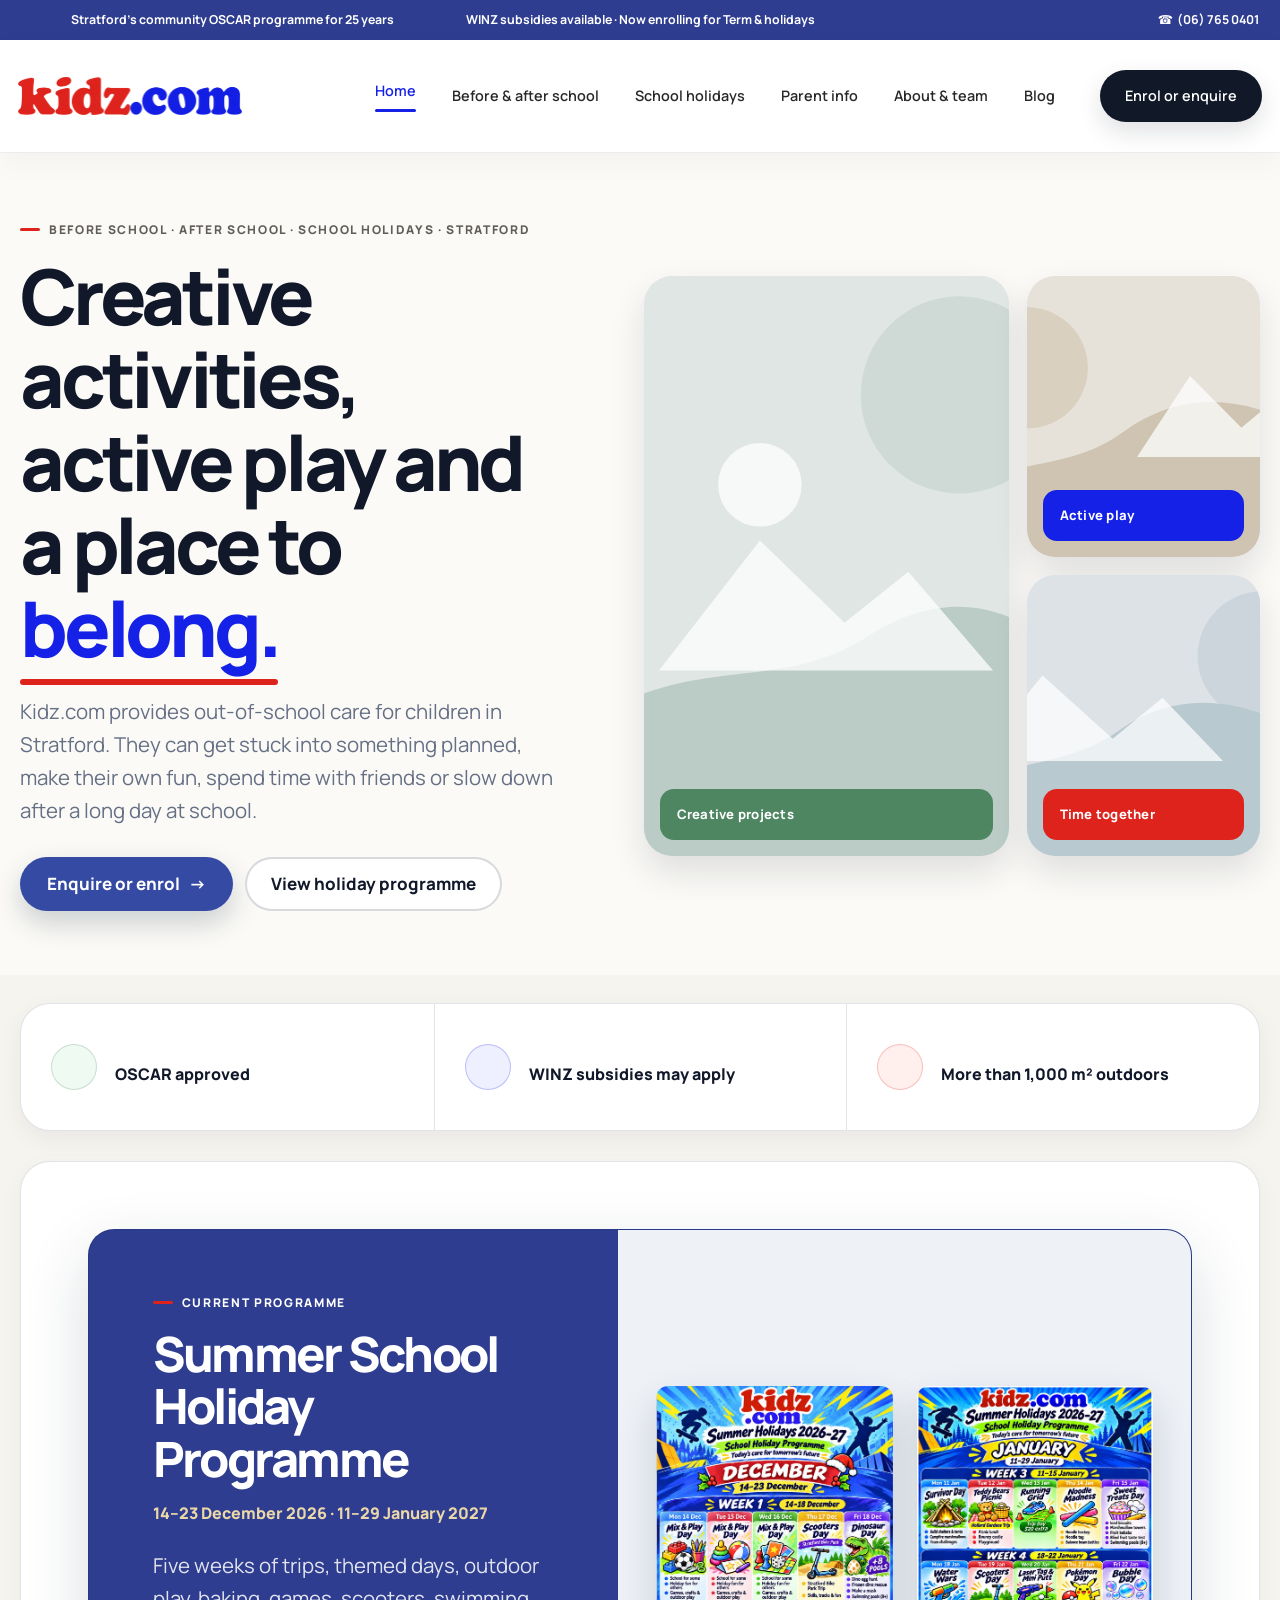
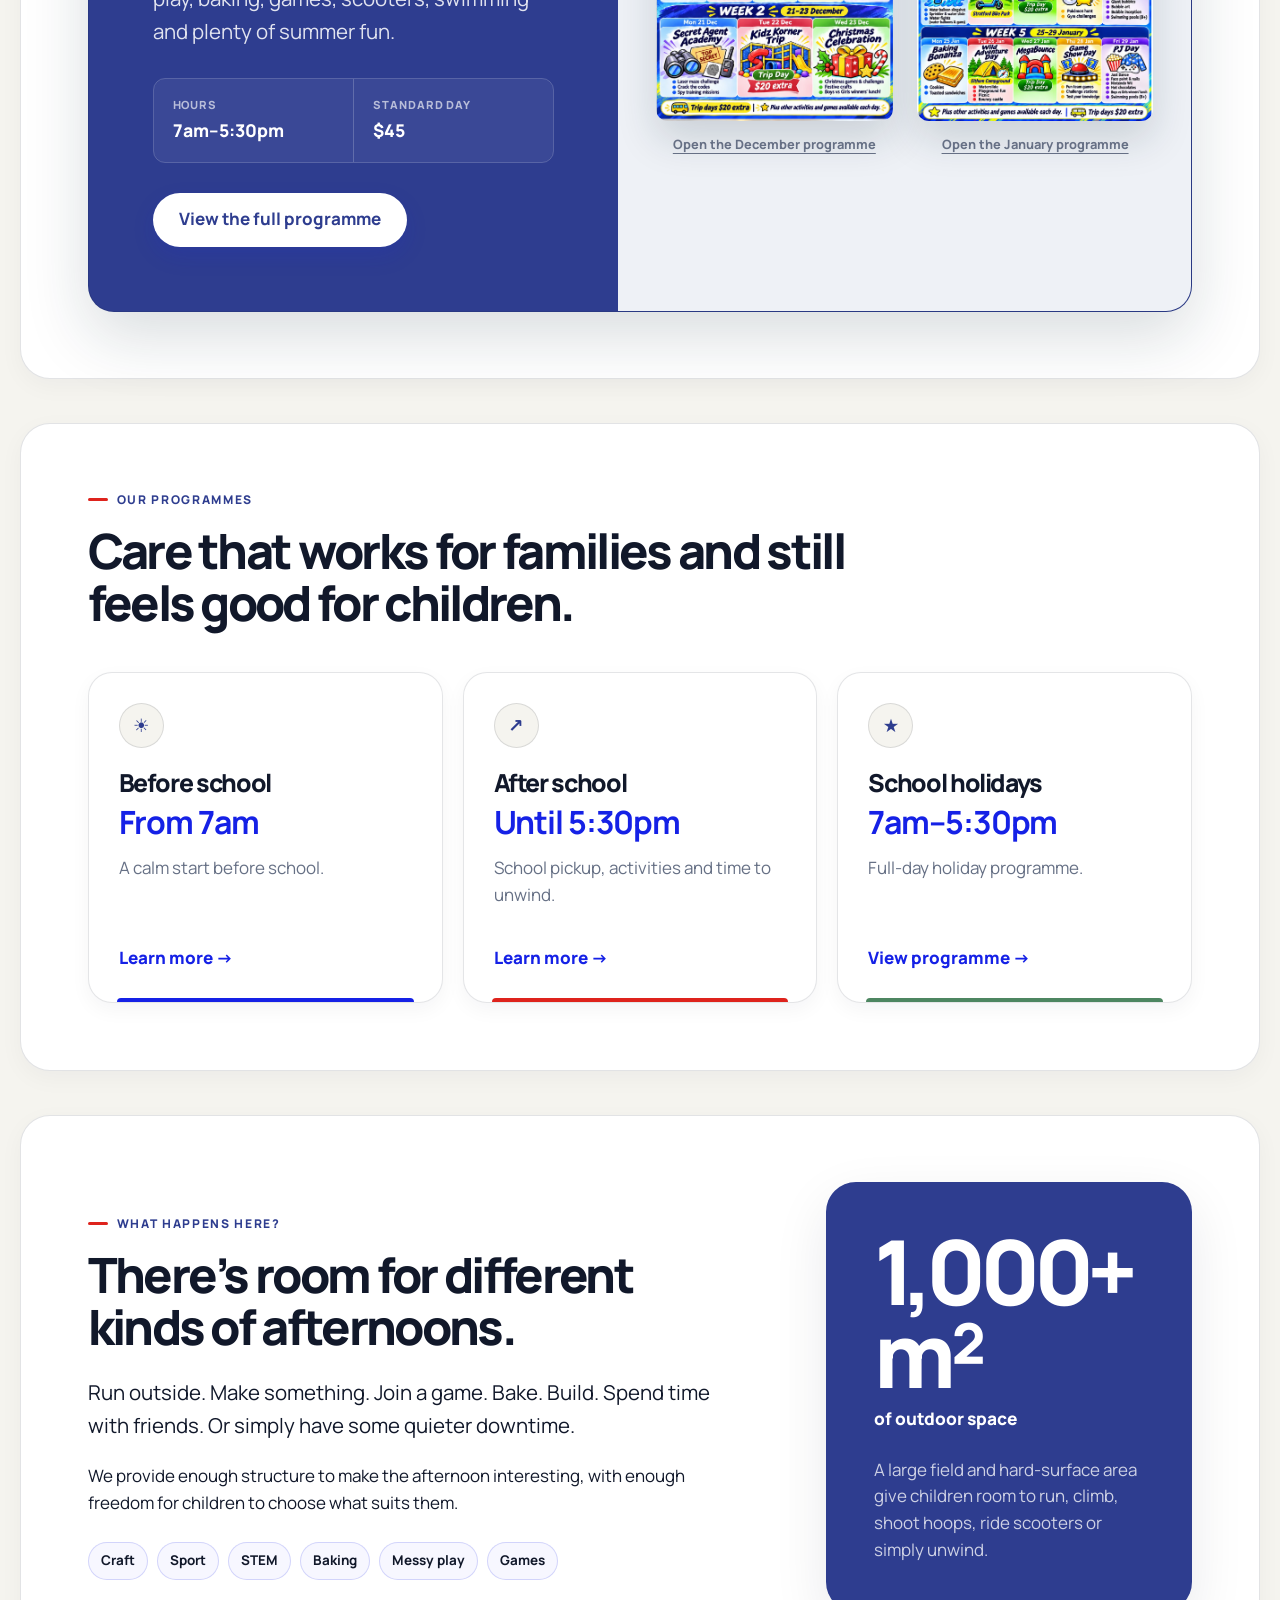
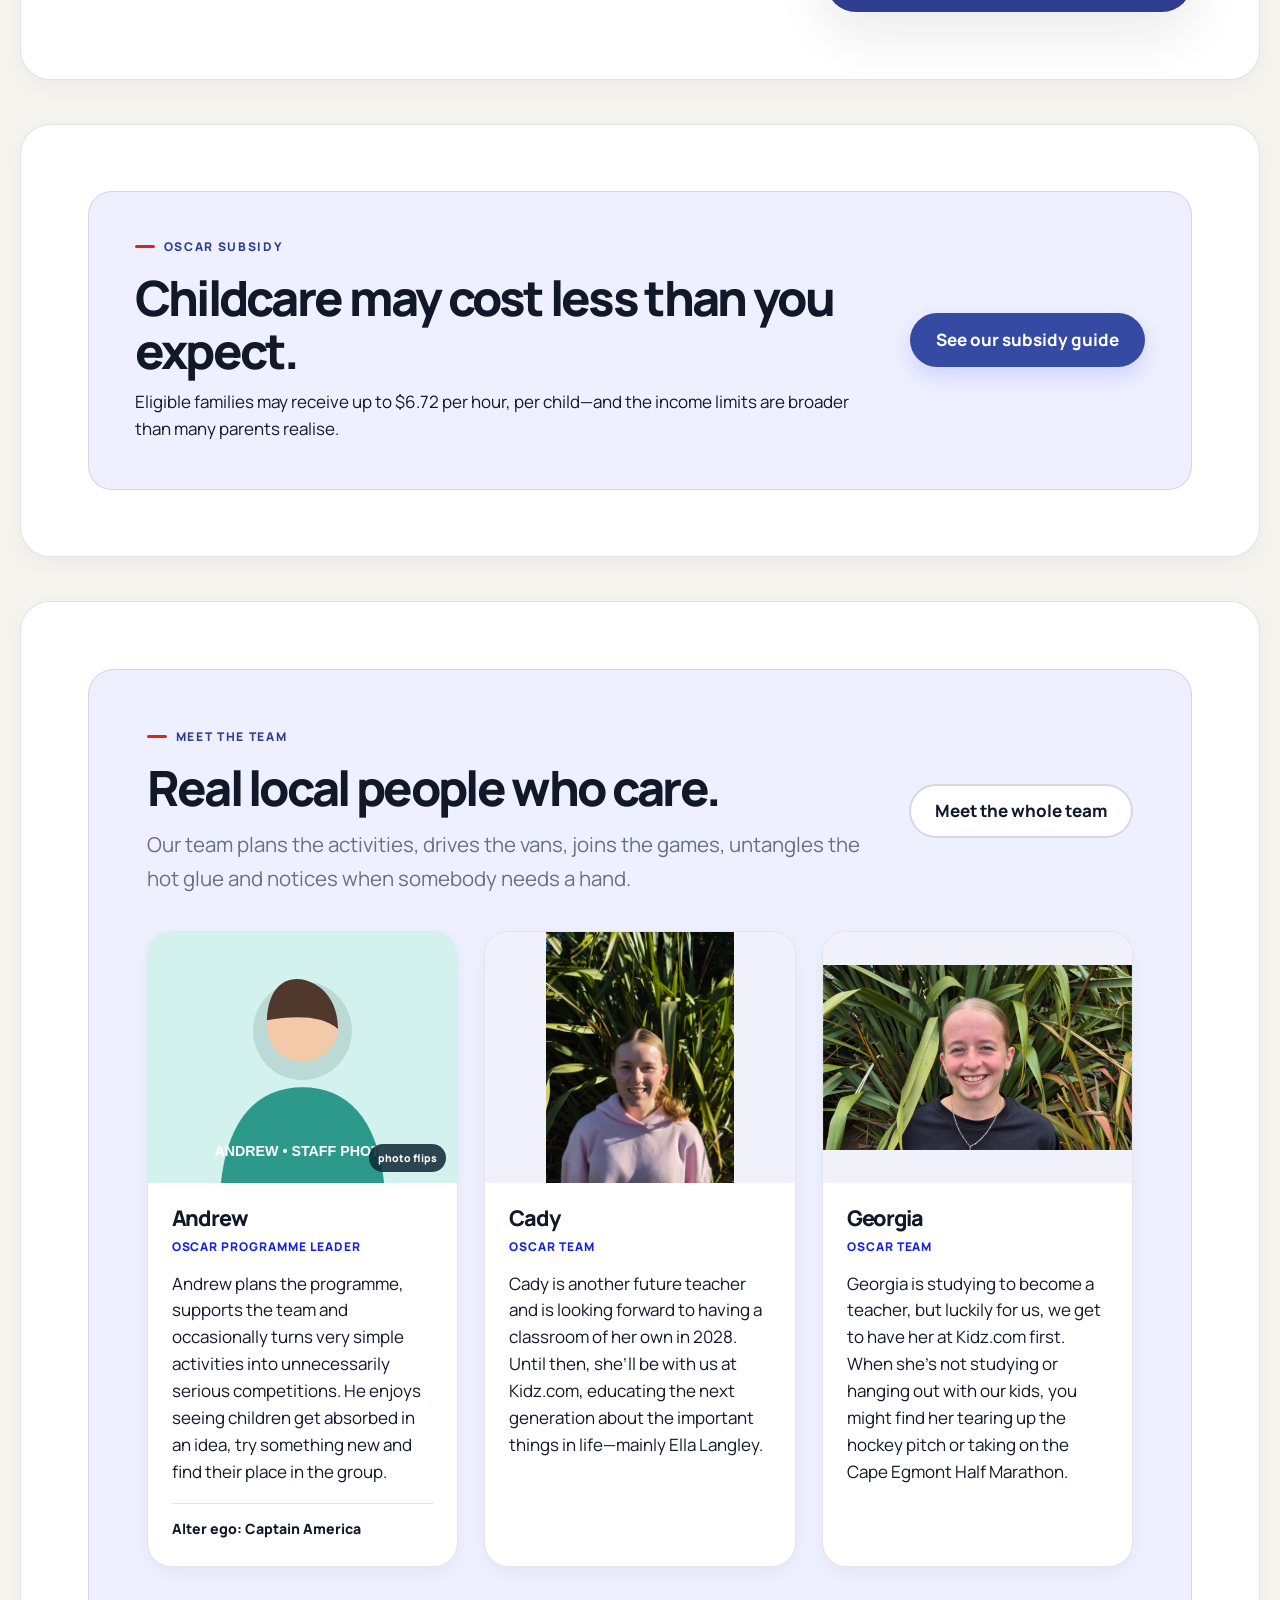
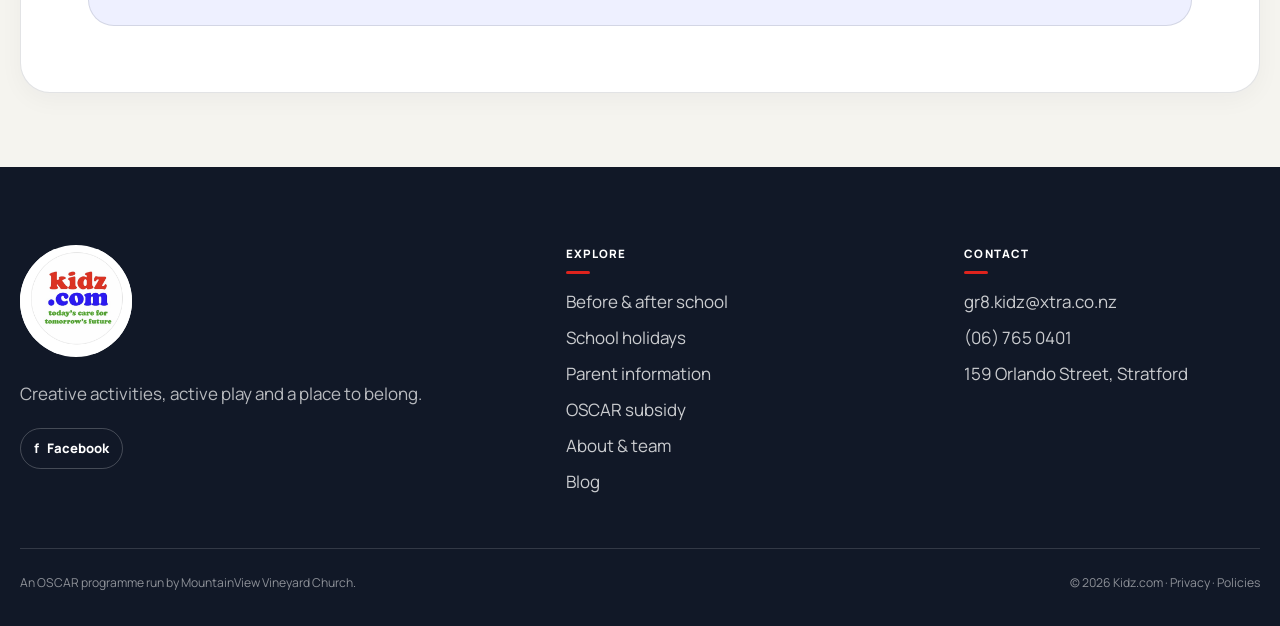
<file: Kidzcom_GitHub_Flat_Fix/index.html>
<!doctype html>
<html lang="en-NZ">
  <head>
    <meta charset="utf-8" />
    <meta name="viewport" content="width=device-width, initial-scale=1" />
    <meta name="description" content="Kidz.com provides before-school, after-school and school holiday care for children in Stratford, Taranaki." />
    <title>Kidz.com | Before &amp; After School Care in Stratford</title>
    <link rel="icon" href="favicon.png" type="image/png" />
    <link rel="stylesheet" href="styles.css" />
    <script src="staff.js" defer></script>
    <script src="site.js" defer></script>
  </head>
  <body>
    <a class="skip-link" href="#main">Skip to main content</a>

    <div class="site-alert"><a href="holidays.html#programme">View the Summer 2026–27 school holiday programme</a></div>

    <header class="site-header">
      <div class="nav-shell">
        <a class="logo" href="index.html" aria-label="Kidz.com home"><img src="kidz-logo-horizontal.png" alt="Kidz.com" /></a>
        <button class="menu-toggle" type="button" data-menu-toggle aria-expanded="false" aria-controls="site-navigation" aria-label="Open menu">☰</button>
        <nav class="site-nav" id="site-navigation" data-site-nav aria-label="Main navigation">
          <a href="index.html" aria-current="page">Home</a>
          <a href="programmes.html">Before &amp; after school</a>
          <a href="holidays.html">School holidays</a>
          <a href="parent-info.html">Parent info</a>
          <a href="about.html">About &amp; team</a>
          <a href="blog.html">Blog</a>
          <a class="nav-cta" href="enrol.html">Enrol or enquire</a>
        </nav>
      </div>
    </header>

    <main id="main">
      <section class="hero">
        <div class="container hero-grid">
          <div>
            <p class="eyebrow">Before school · After school · School holidays · Stratford</p>
            <h1>Creative activities, active play and a place to <span>belong.</span></h1>
            <p class="lead">Kidz.com provides out-of-school care for children in Stratford. They can get stuck into something planned, make their own fun, spend time with friends or slow down after a long day at school.</p>
            <div class="button-row">
              <a class="button button-primary" href="enrol.html">Enquire or enrol <span aria-hidden="true">→</span></a>
              <a class="button button-secondary" href="holidays.html">View holiday programme</a>
            </div>
          </div>
          <div class="hero-photos" aria-label="Kidz.com activities">
            <figure class="hero-photo hero-photo-large">
              <img src="photo-creative.svg" alt="Illustration representing creative projects at Kidz.com" />
              <figcaption>Creative projects</figcaption>
            </figure>
            <figure class="hero-photo">
              <img src="photo-active.svg" alt="Illustration representing active play at Kidz.com" />
              <figcaption>Active play</figcaption>
            </figure>
            <figure class="hero-photo">
              <img src="photo-together.svg" alt="Illustration representing children spending time together at Kidz.com" />
              <figcaption>Time together</figcaption>
            </figure>
          </div>
        </div>
      </section>

      <div class="proof-strip" aria-label="Key information">
        <div class="container proof-grid">
          <div class="proof-item">OSCAR approved</div>
          <div class="proof-item">WINZ subsidies may apply</div>
          <div class="proof-item">More than 1,000 m² outdoors</div>
        </div>
      </div>

      <section class="section home-section section-white current-programme">
        <div class="container">
          <div class="programme-feature">
            <div class="programme-copy">
              <p class="eyebrow">Current programme</p>
              <h2>Summer School Holiday Programme</h2>
              <p class="feature-date">14–23 December 2026 · 11–29 January 2027</p>
              <p class="lead">Five weeks of trips, themed days, outdoor play, baking, games, scooters, swimming and plenty of summer fun.</p>
              <dl class="feature-facts"><div><dt>Hours</dt><dd>7am–5:30pm</dd></div><div><dt>Standard day</dt><dd>$45</dd></div></dl>
              <div class="button-row">
                <a class="button" href="holidays.html#programme">View the full programme</a>
              </div>
            </div>
            <div class="programme-visual">
              <div class="programme-poster-grid">
                <figure class="programme-poster-figure">
                  <a class="programme-poster-link" href="summer-holidays-december-2026.webp" target="_blank" rel="noopener">
                    <img class="programme-poster-image" src="summer-holidays-december-2026.webp" alt="Kidz.com December 2026 summer holiday programme, running from 14 to 23 December." />
                  </a>
                  <figcaption><a href="summer-holidays-december-2026.webp" target="_blank" rel="noopener">Open the December programme</a></figcaption>
                </figure>
                <figure class="programme-poster-figure">
                  <a class="programme-poster-link" href="summer-holidays-january-2027.webp" target="_blank" rel="noopener">
                    <img class="programme-poster-image" src="summer-holidays-january-2027.webp" alt="Kidz.com January 2027 summer holiday programme, running from 11 to 29 January." />
                  </a>
                  <figcaption><a href="summer-holidays-january-2027.webp" target="_blank" rel="noopener">Open the January programme</a></figcaption>
                </figure>
              </div>
            </div>
          </div>
        </div>
      </section>

      <section class="section home-section">
        <div class="container">
          <div class="section-heading">
            <p class="eyebrow">Our programmes</p>
            <h2>Care that works for families and still feels good for children.</h2>
          </div>
          <div class="card-grid programme-card-grid">
            <a class="programme-card" href="programmes.html#before-school">
              <span class="icon-disc" aria-hidden="true">☀</span><h3>Before school</h3><strong class="programme-hours">From 7am</strong><p>A calm start before school.</p><span class="programme-card-action">Learn more <span aria-hidden="true">→</span></span>
            </a>
            <a class="programme-card" href="programmes.html#after-school">
              <span class="icon-disc" aria-hidden="true">↗</span><h3>After school</h3><strong class="programme-hours">Until 5:30pm</strong><p>School pickup, activities and time to unwind.</p><span class="programme-card-action">Learn more <span aria-hidden="true">→</span></span>
            </a>
            <a class="programme-card" href="holidays.html">
              <span class="icon-disc" aria-hidden="true">★</span><h3>School holidays</h3><strong class="programme-hours">7am–5:30pm</strong><p>Full-day holiday programme.</p><span class="programme-card-action">View programme <span aria-hidden="true">→</span></span>
            </a>
          </div>
        </div>
      </section>

      <section class="section home-section section-white">
        <div class="container choice-panel">
          <div class="choice-copy">
            <p class="eyebrow">What happens here?</p>
            <h2>There’s room for different kinds of afternoons.</h2>
            <p class="lead">Run outside. Make something. Join a game. Bake. Build. Spend time with friends. Or simply have some quieter downtime.</p>
            <p>We provide enough structure to make the afternoon interesting, with enough freedom for children to choose what suits them.</p>
            <ul class="activity-list" aria-label="Example activities"><li>Craft</li><li>Sport</li><li>STEM</li><li>Baking</li><li>Messy play</li><li>Games</li></ul>
          </div>
          <aside class="space-stat" aria-label="Outdoor space at Kidz.com">
            <p class="space-stat-number">1,000+ m²</p>
            <p class="space-stat-label">of outdoor space</p>
            <p>A large field and hard-surface area give children room to run, climb, shoot hoops, ride scooters or simply unwind.</p>
          </aside>
        </div>
      </section>

      <section class="section-sm home-subsidy">
        <div class="container">
          <div class="subsidy-panel">
            <div><p class="eyebrow">OSCAR subsidy</p><h2>Childcare may cost less than you expect.</h2><p>Eligible families may receive up to $6.72 per hour, per child—and the income limits are broader than many parents realise.</p></div>
            <div class="button-row"><a class="button" href="oscar-subsidy.html">See our subsidy guide</a></div>
          </div>
        </div>
      </section>

      <section class="section home-section section-white">
        <div class="container">
          <div class="team-preview">
            <div class="team-preview-intro">
              <div><p class="eyebrow">Meet the team</p><h2>Real local people who care.</h2><p class="lead">Our team plans the activities, drives the vans, joins the games, untangles the hot glue and notices when somebody needs a hand.</p></div>
              <a class="button button-secondary" href="about.html#team">Meet the whole team</a>
            </div>
            <div class="staff-grid team-preview-grid" data-staff-list data-staff-featured="true"></div>
          </div>
        </div>
      </section>

    </main>

    <footer class="site-footer">
      <div class="container">
        <div class="footer-grid">
          <div>
            <a class="logo footer-logo" href="index.html" aria-label="Kidz.com home"><img src="kidz-logo.png" alt="Kidz.com — today’s care for tomorrow’s future" /></a>
            <p class="footer-tagline">Creative activities, active play and a place to belong.</p>
            <div class="social-row">
              <a class="social-link" href="https://www.facebook.com/groups/861718957249443/user/61590671048861" target="_blank" rel="noopener"><span aria-hidden="true">f</span> Facebook</a>
            </div>
          </div>
          <div>
            <p class="footer-title">Explore</p>
            <div class="footer-links">
              <a href="programmes.html">Before &amp; after school</a>
              <a href="holidays.html">School holidays</a>
              <a href="parent-info.html">Parent information</a>
              <a href="oscar-subsidy.html">OSCAR subsidy</a>
              <a href="about.html">About &amp; team</a>
              <a href="blog.html">Blog</a>
            </div>
          </div>
          <div>
            <p class="footer-title">Contact</p>
            <div class="footer-links">
              <a href="mailto:gr8.kidz@xtra.co.nz">gr8.kidz@xtra.co.nz</a>
              <a href="tel:+6467650401">(06) 765 0401</a>
              <a href="https://maps.google.com/?q=159+Orlando+Street+Stratford+New+Zealand">159 Orlando Street, Stratford</a>
            </div>
          </div>
        </div>
        <div class="footer-bottom">
          <span>An OSCAR programme run by MountainView Vineyard Church.</span>
          <span>© <span data-current-year>2026</span> Kidz.com · Privacy · Policies</span>
        </div>
      </div>
    </footer>
  </body>
</html>
</file>
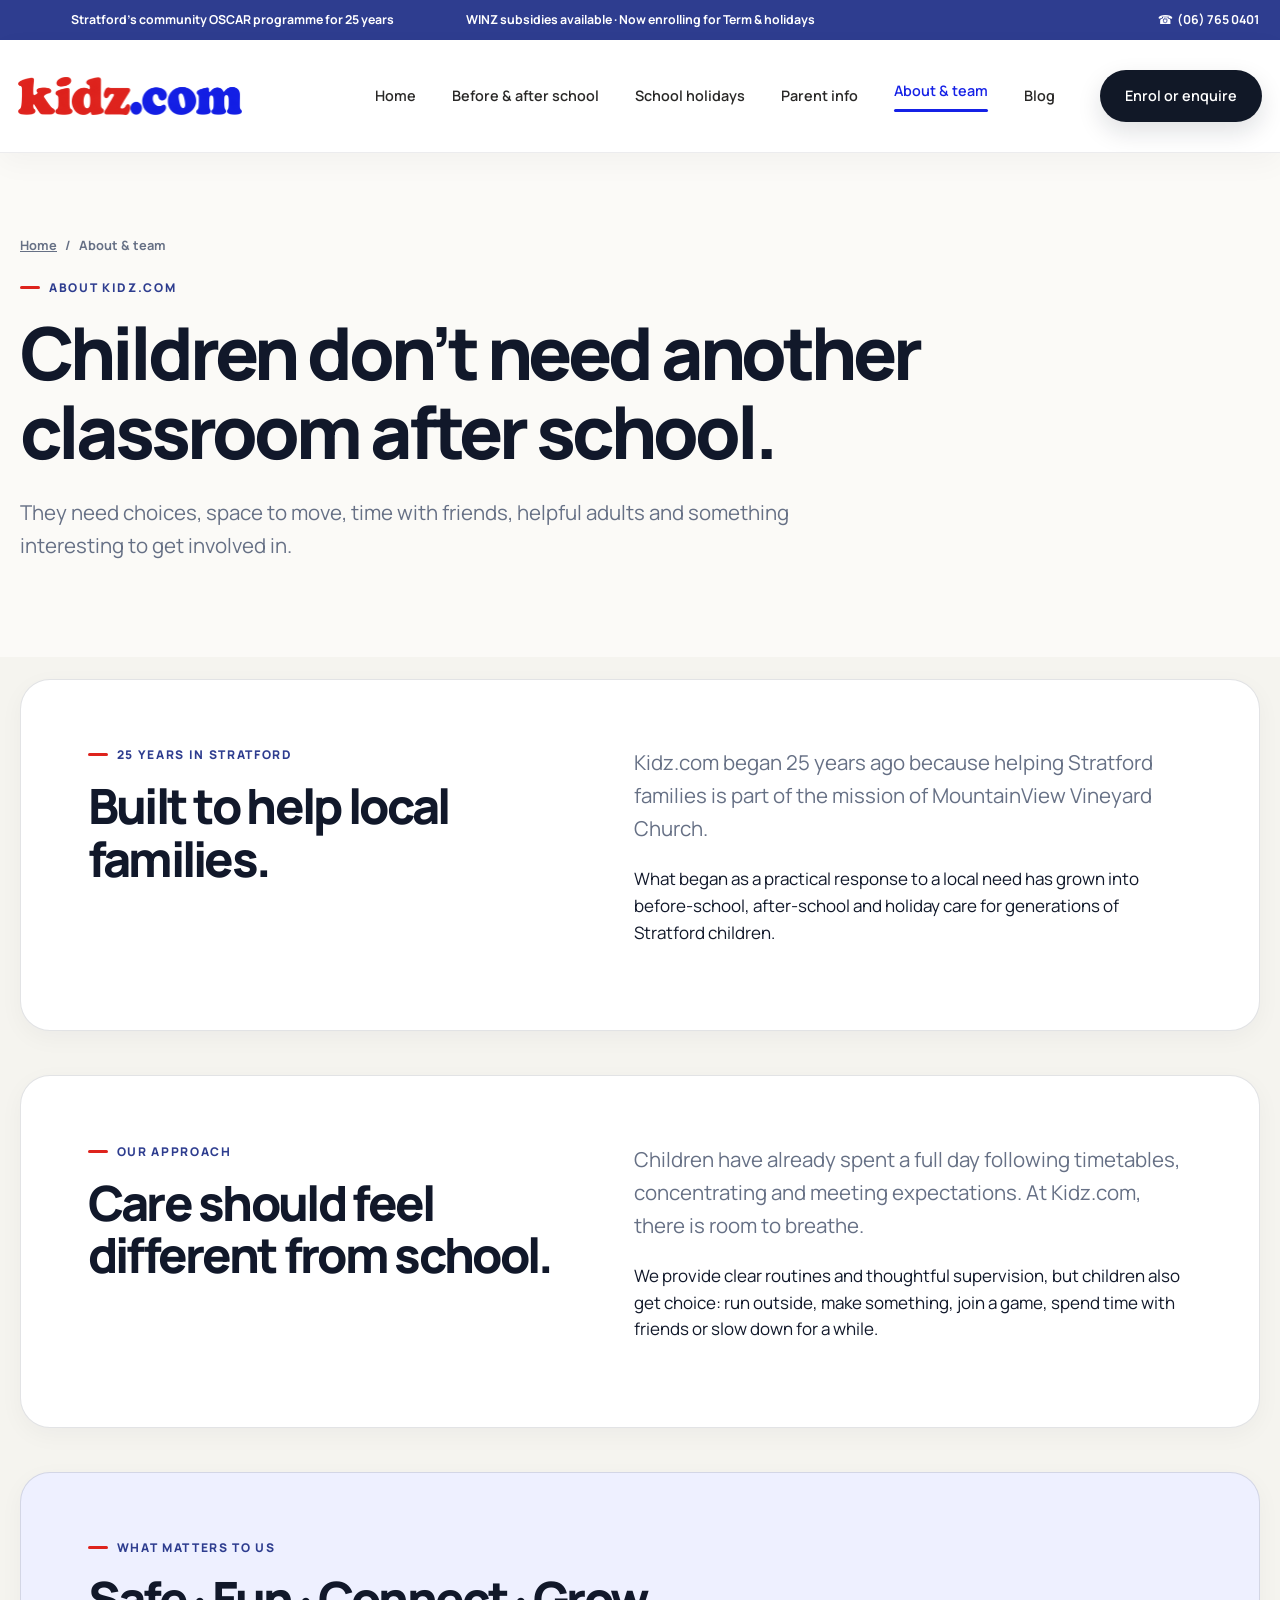
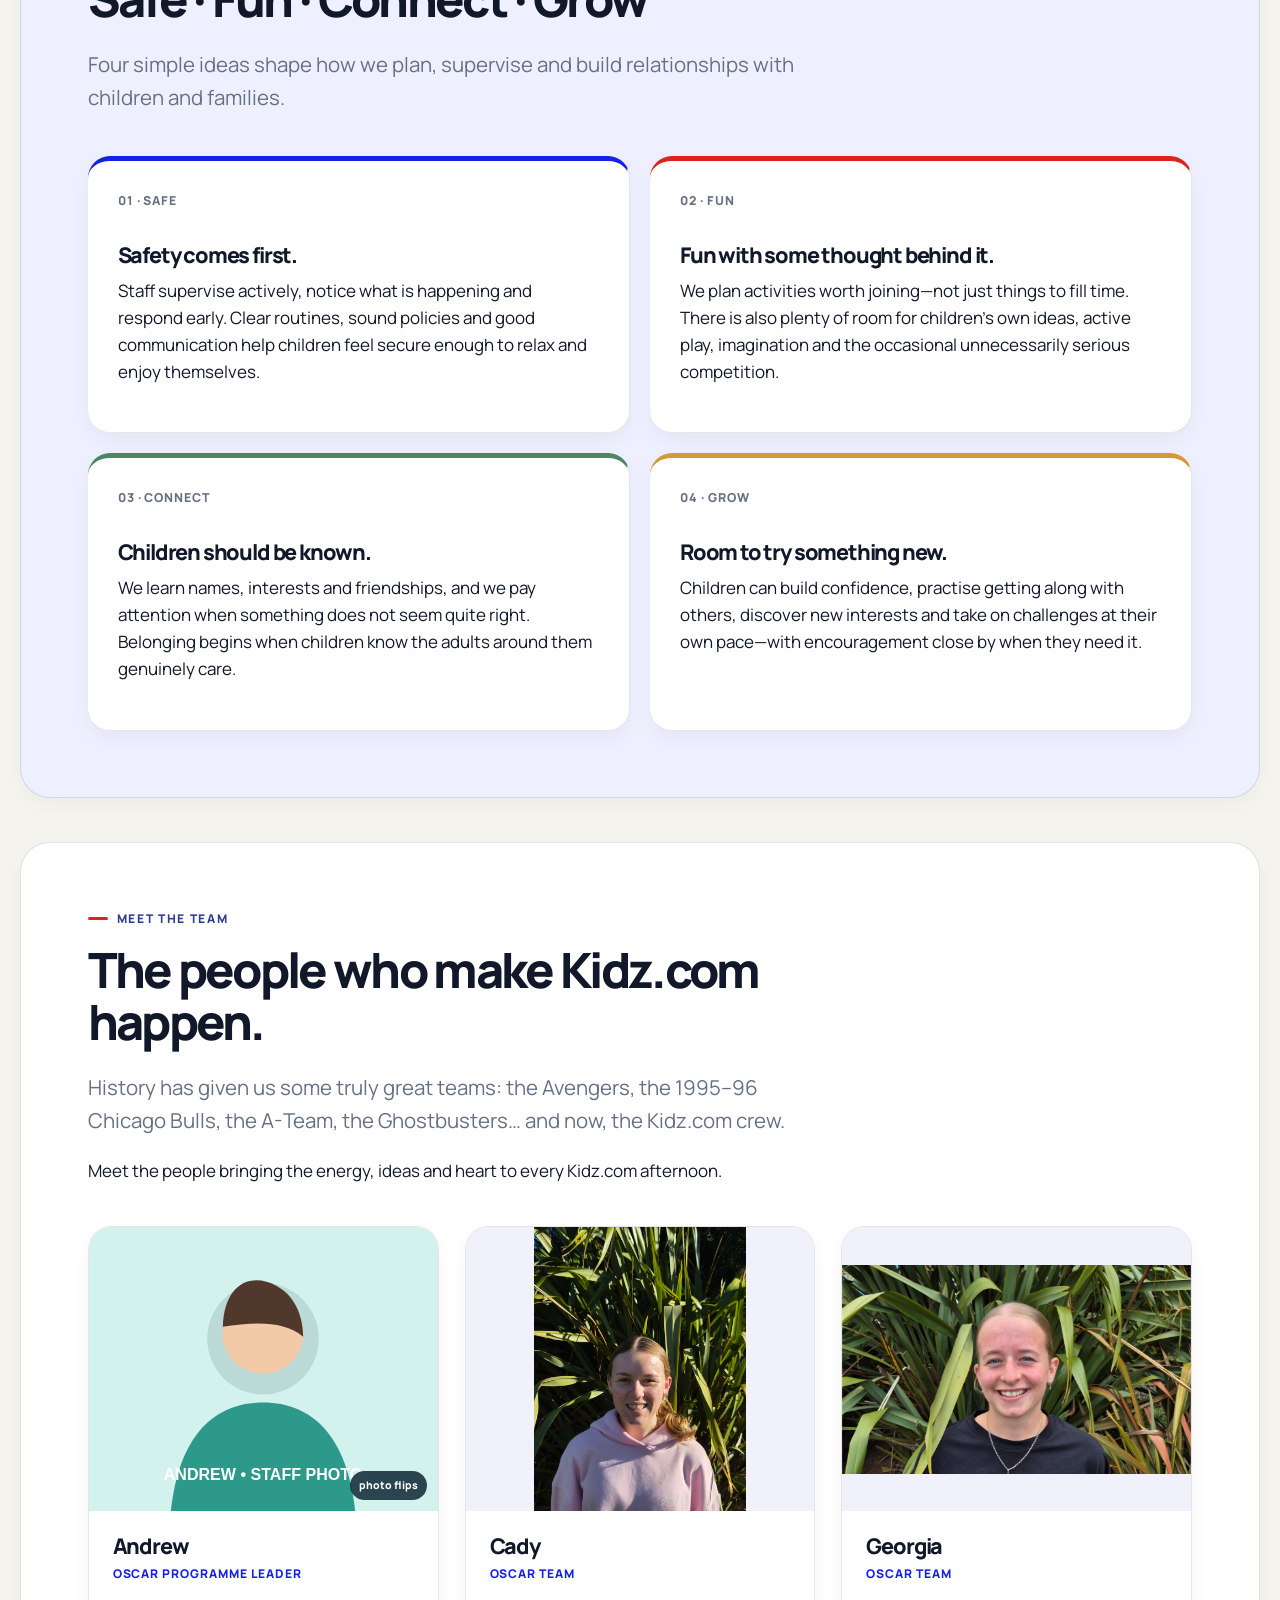
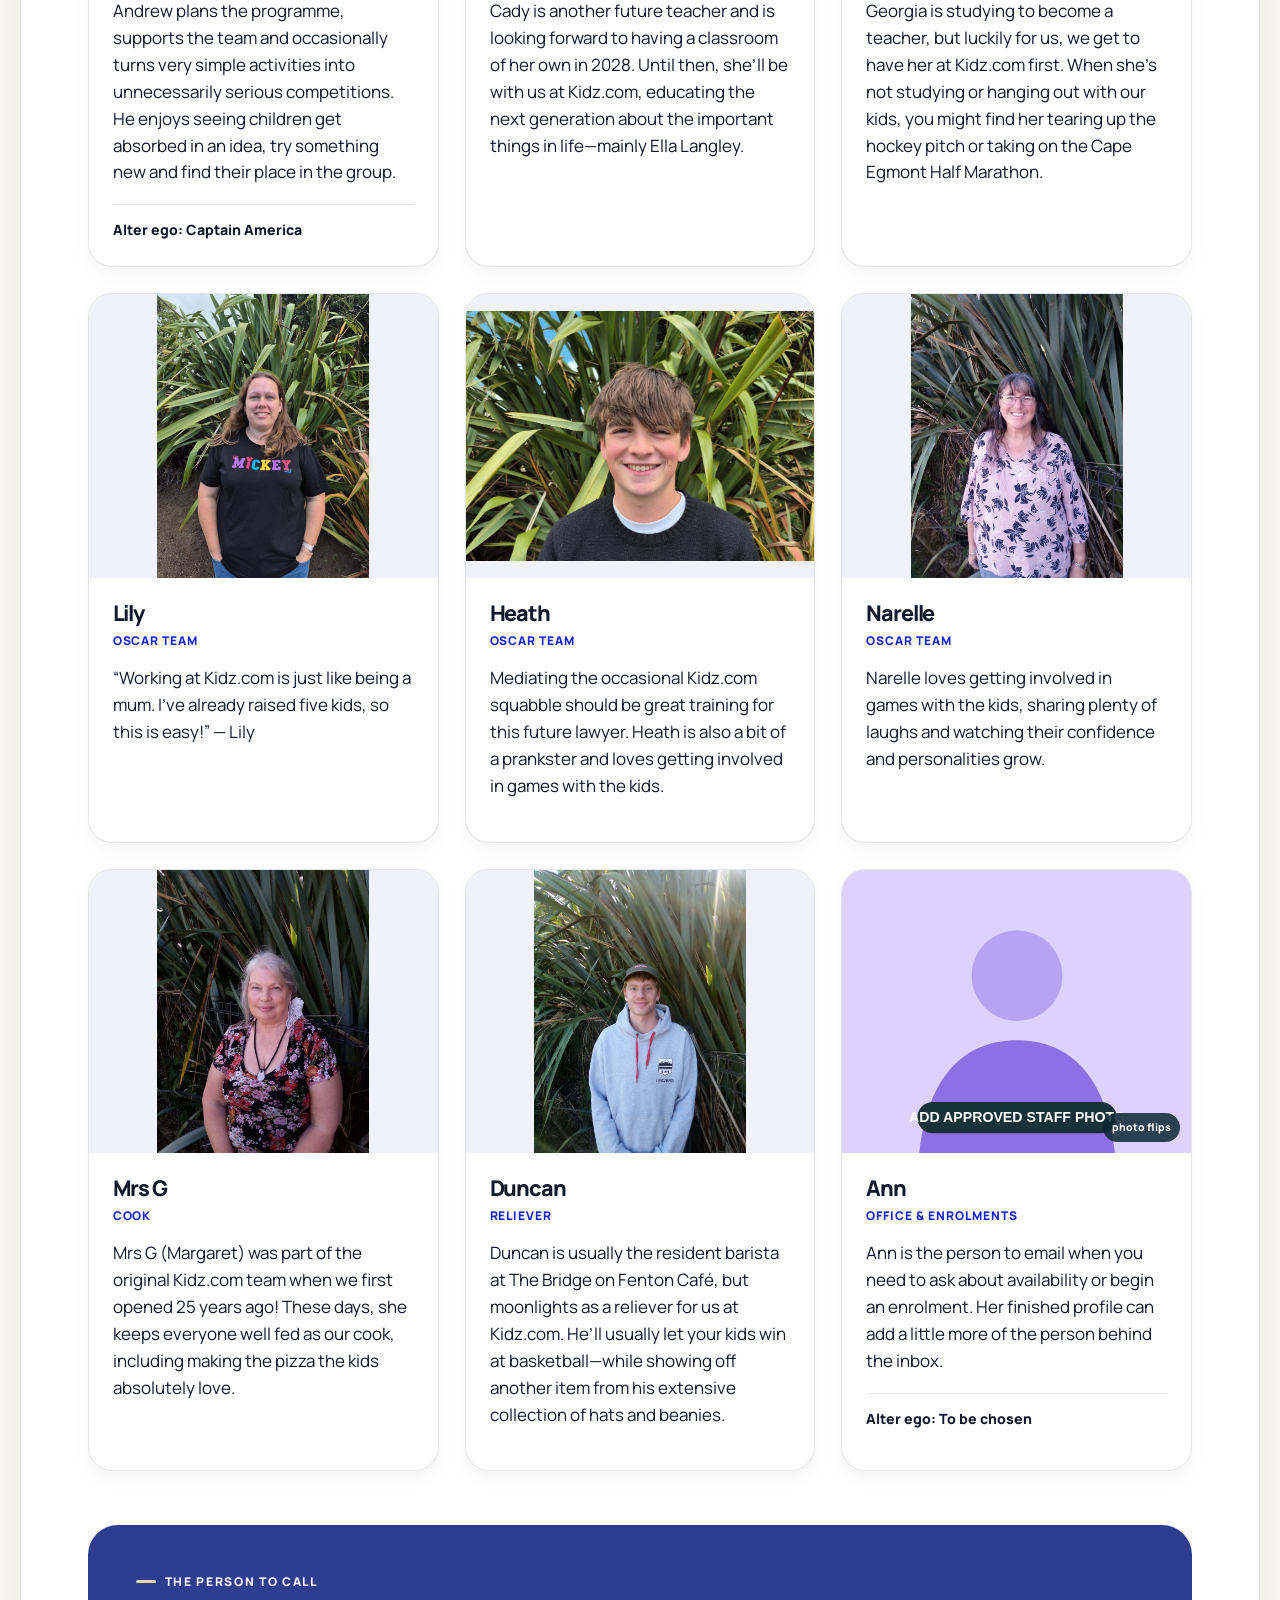
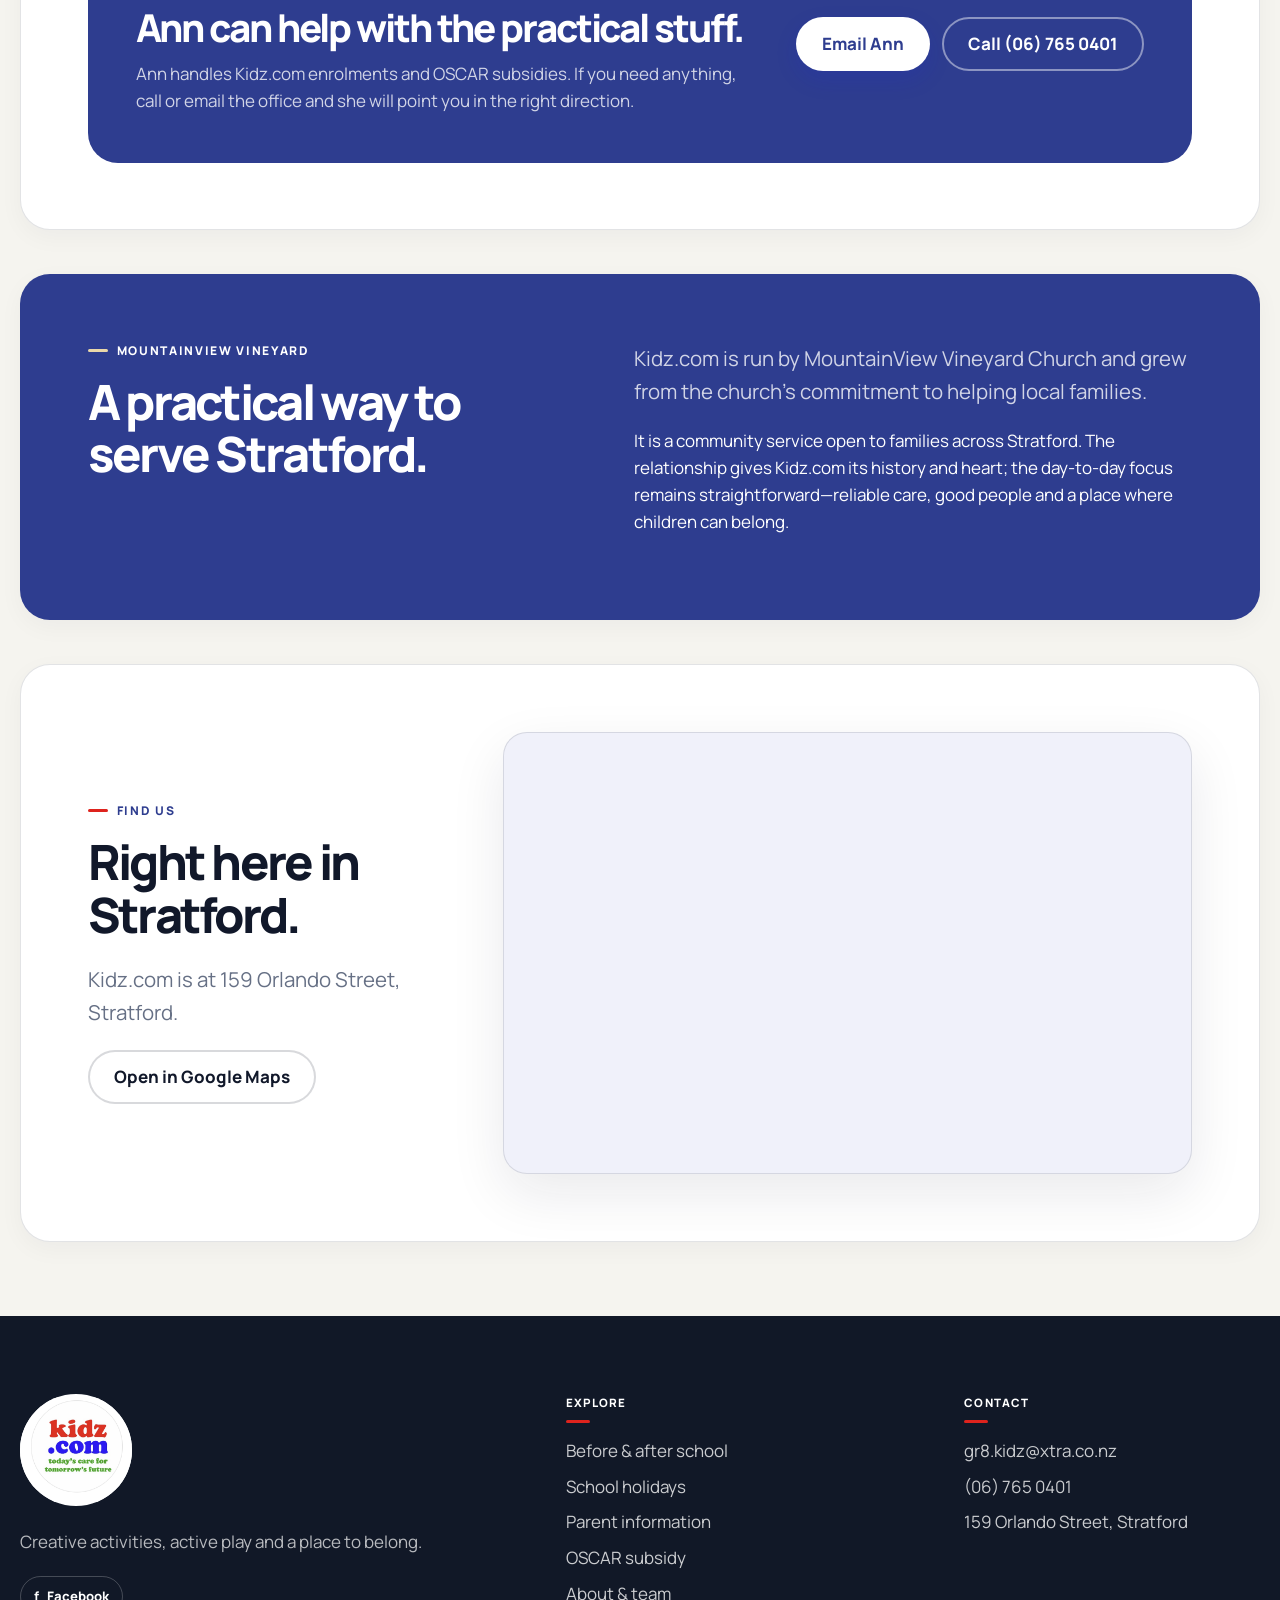
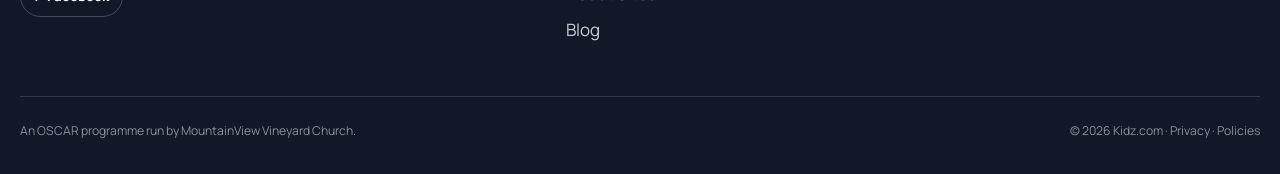
<file: Kidzcom_GitHub_Flat_Fix/about.html>
<!doctype html>
<html lang="en-NZ">
  <head>
    <meta charset="utf-8" />
    <meta name="viewport" content="width=device-width, initial-scale=1" />
    <meta name="description" content="Meet the people behind Kidz.com and learn what matters to our Stratford OSCAR programme." />
    <title>About &amp; Team | Kidz.com Stratford</title>
    <link rel="icon" href="favicon.png" type="image/png" />
    <link rel="stylesheet" href="styles.css" />
    <script src="staff.js" defer></script>
    <script src="site.js" defer></script>
  </head>
  <body>
    <a class="skip-link" href="#main">Skip to main content</a>
    <header class="site-header"><div class="nav-shell"><a class="logo" href="index.html" aria-label="Kidz.com home"><img src="kidz-logo-horizontal.png" alt="Kidz.com" /></a><button class="menu-toggle" type="button" data-menu-toggle aria-expanded="false" aria-controls="site-navigation" aria-label="Open menu">☰</button><nav class="site-nav" id="site-navigation" data-site-nav aria-label="Main navigation"><a href="index.html">Home</a><a href="programmes.html">Before &amp; after school</a><a href="holidays.html">School holidays</a><a href="parent-info.html">Parent info</a><a href="about.html" aria-current="page">About &amp; team</a><a href="blog.html">Blog</a>
          <a class="nav-cta" href="enrol.html">Enrol or enquire</a></nav></div></header>

    <main id="main">
      <section class="page-hero section-sky"><div class="container"><div class="breadcrumbs"><a href="index.html">Home</a><span>/</span><span>About &amp; team</span></div><p class="eyebrow">About Kidz.com</p><h1>Children don’t need another classroom after school.</h1><p class="lead">They need choices, space to move, time with friends, helpful adults and something interesting to get involved in.</p></div></section>

      <section class="section section-white"><div class="container split"><div><p class="eyebrow">25 years in Stratford</p><h2>Built to help local families.</h2></div><div><p class="lead">Kidz.com began 25 years ago because helping Stratford families is part of the mission of MountainView Vineyard Church.</p><p>What began as a practical response to a local need has grown into before-school, after-school and holiday care for generations of Stratford children.</p></div></div></section>

      <section class="section"><div class="container split"><div><p class="eyebrow">Our approach</p><h2>Care should feel different from school.</h2></div><div><p class="lead">Children have already spent a full day following timetables, concentrating and meeting expectations. At Kidz.com, there is room to breathe.</p><p>We provide clear routines and thoughtful supervision, but children also get choice: run outside, make something, join a game, spend time with friends or slow down for a while.</p></div></div></section>

      <section class="section section-sky"><div class="container"><div class="section-heading"><p class="eyebrow">What matters to us</p><h2>Safe · Fun · Connect · Grow</h2><p class="lead">Four simple ideas shape how we plan, supervise and build relationships with children and families.</p></div><div class="values-grid"><article class="value-card"><span class="number">01 · SAFE</span><h3>Safety comes first.</h3><p>Staff supervise actively, notice what is happening and respond early. Clear routines, sound policies and good communication help children feel secure enough to relax and enjoy themselves.</p></article><article class="value-card"><span class="number">02 · FUN</span><h3>Fun with some thought behind it.</h3><p>We plan activities worth joining—not just things to fill time. There is also plenty of room for children’s own ideas, active play, imagination and the occasional unnecessarily serious competition.</p></article><article class="value-card"><span class="number">03 · CONNECT</span><h3>Children should be known.</h3><p>We learn names, interests and friendships, and we pay attention when something does not seem quite right. Belonging begins when children know the adults around them genuinely care.</p></article><article class="value-card"><span class="number">04 · GROW</span><h3>Room to try something new.</h3><p>Children can build confidence, practise getting along with others, discover new interests and take on challenges at their own pace—with encouragement close by when they need it.</p></article></div></div></section>

      <section class="section" id="team">
        <div class="container">
          <div class="section-heading"><p class="eyebrow">Meet the team</p><h2>The people who make Kidz.com happen.</h2><p class="lead">History has given us some truly great teams: the Avengers, the 1995–96 Chicago Bulls, the A-Team, the Ghostbusters… and now, the Kidz.com crew.</p><p>Meet the people bringing the energy, ideas and heart to every Kidz.com afternoon.</p></div>
          <div class="staff-grid" data-staff-list></div>
          <div class="office-contact-panel"><div><p class="eyebrow">The person to call</p><h3>Ann can help with the practical stuff.</h3><p>Ann handles Kidz.com enrolments and OSCAR subsidies. If you need anything, call or email the office and she will point you in the right direction.</p></div><div class="button-row"><a class="button" href="mailto:gr8.kidz@xtra.co.nz?subject=Kidz.com%20enquiry">Email Ann</a><a class="button button-secondary" href="tel:+6467650401">Call (06) 765 0401</a></div></div>
        </div>
      </section>

      <section class="section section-purple"><div class="container split"><div><p class="eyebrow">MountainView Vineyard</p><h2>A practical way to serve Stratford.</h2></div><div><p class="lead">Kidz.com is run by MountainView Vineyard Church and grew from the church’s commitment to helping local families.</p><p>It is a community service open to families across Stratford. The relationship gives Kidz.com its history and heart; the day-to-day focus remains straightforward—reliable care, good people and a place where children can belong.</p></div></div></section>

      <section class="section section-white" id="location"><div class="container location-grid"><div><p class="eyebrow">Find us</p><h2>Right here in Stratford.</h2><p class="lead">Kidz.com is at 159 Orlando Street, Stratford.</p><a class="button button-secondary" href="https://maps.google.com/?q=159+Orlando+Street+Stratford+New+Zealand" target="_blank" rel="noopener">Open in Google Maps</a></div><div class="map-embed"><iframe title="Map showing Kidz.com at 159 Orlando Street, Stratford" src="https://www.google.com/maps?q=159+Orlando+Street+Stratford+New+Zealand&amp;output=embed" loading="lazy" referrerpolicy="no-referrer-when-downgrade"></iframe></div></div></section>

    </main>

    <footer class="site-footer"><div class="container"><div class="footer-grid"><div><a class="logo footer-logo" href="index.html" aria-label="Kidz.com home"><img src="kidz-logo.png" alt="Kidz.com — today’s care for tomorrow’s future" /></a><p class="footer-tagline">Creative activities, active play and a place to belong.</p><div class="social-row"><a class="social-link" href="https://www.facebook.com/groups/861718957249443/user/61590671048861" target="_blank" rel="noopener"><span aria-hidden="true">f</span> Facebook</a></div></div><div><p class="footer-title">Explore</p><div class="footer-links"><a href="programmes.html">Before &amp; after school</a><a href="holidays.html">School holidays</a><a href="parent-info.html">Parent information</a><a href="oscar-subsidy.html">OSCAR subsidy</a><a href="about.html">About &amp; team</a><a href="blog.html">Blog</a></div></div><div><p class="footer-title">Contact</p><div class="footer-links"><a href="mailto:gr8.kidz@xtra.co.nz">gr8.kidz@xtra.co.nz</a><a href="tel:+6467650401">(06) 765 0401</a><a href="https://maps.google.com/?q=159+Orlando+Street+Stratford+New+Zealand">159 Orlando Street, Stratford</a></div></div></div><div class="footer-bottom"><span>An OSCAR programme run by MountainView Vineyard Church.</span><span>© <span data-current-year>2026</span> Kidz.com · Privacy · Policies</span></div></div></footer>
  </body>
</html>
</file>
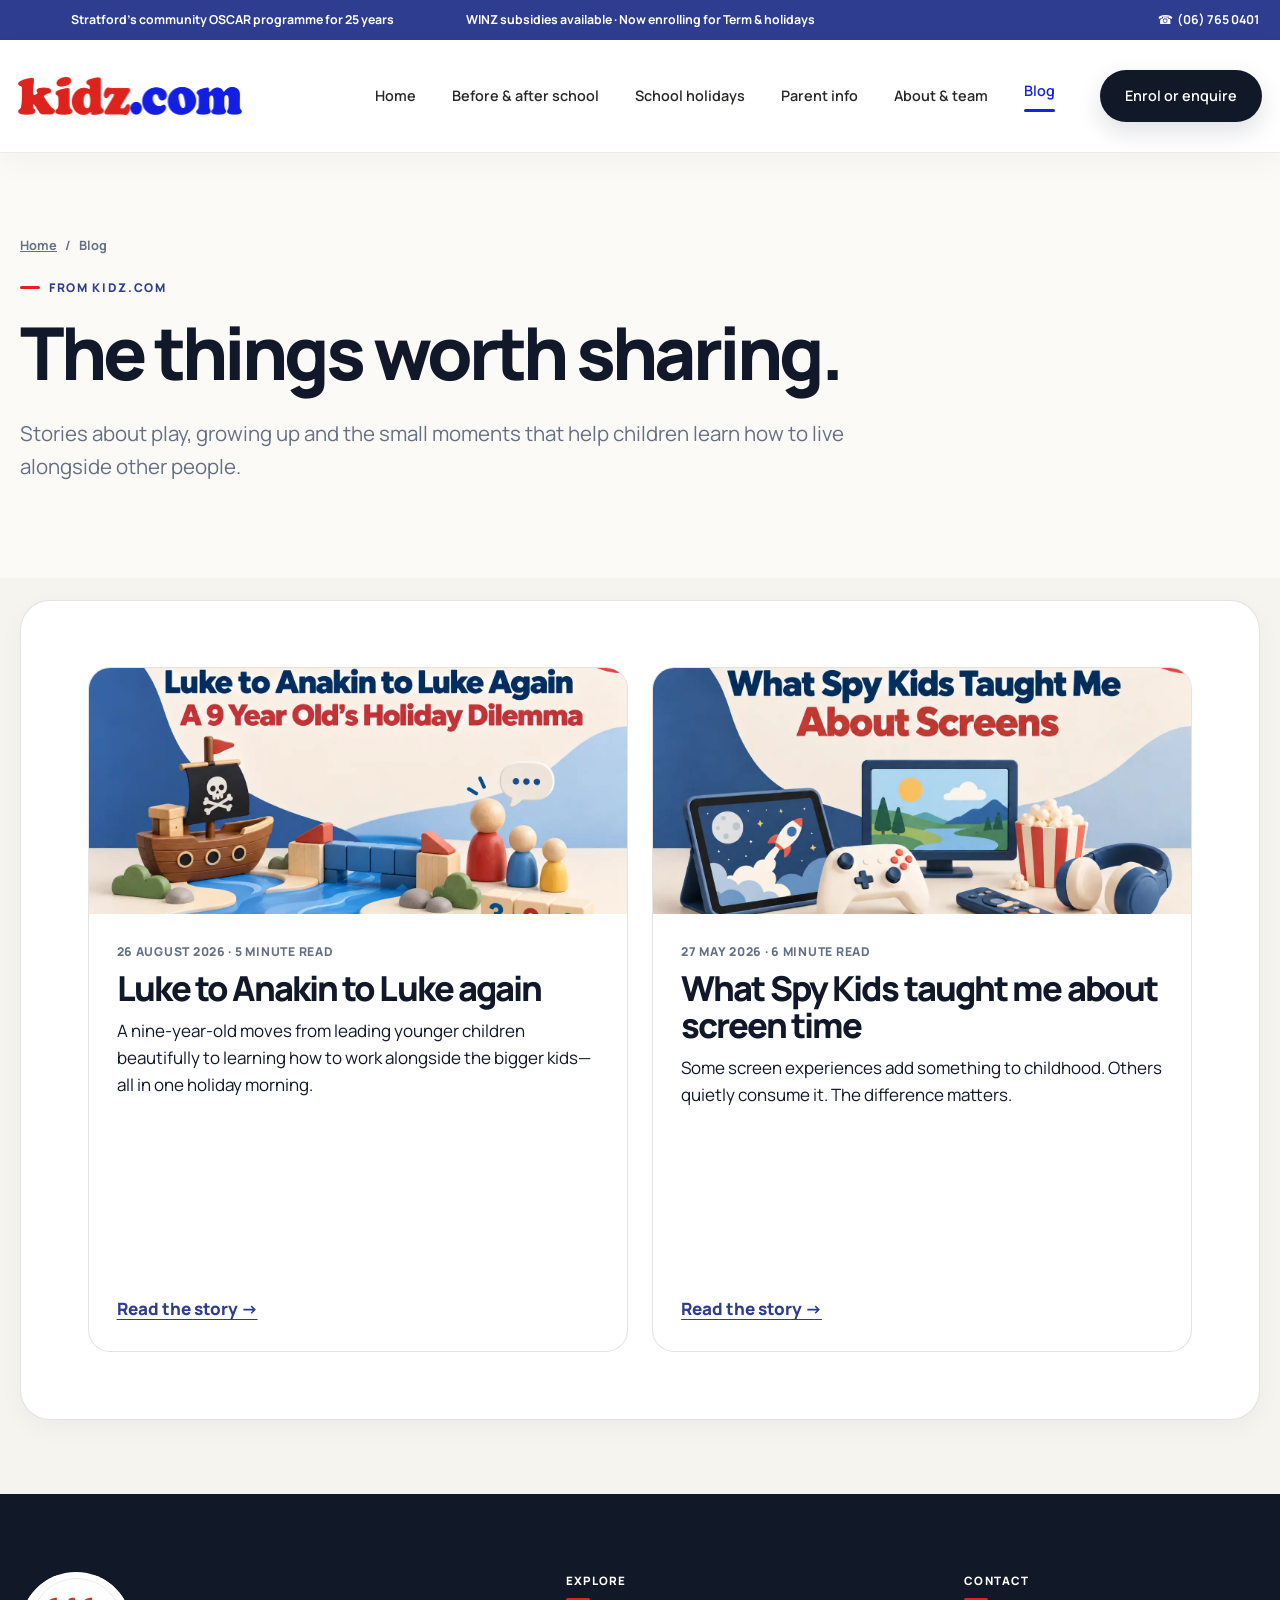
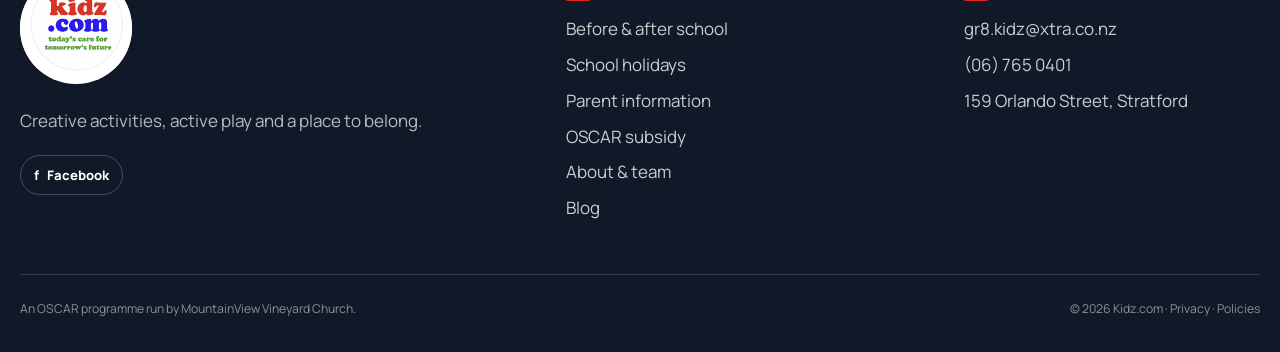
<file: Kidzcom_GitHub_Flat_Fix/blog.html>
<!doctype html>
<html lang="en-NZ">
  <head>
    <meta charset="utf-8" />
    <meta name="viewport" content="width=device-width, initial-scale=1" />
    <meta name="description" content="Stories, reflections and programme updates from Kidz.com before-school, after-school and holiday care in Stratford." />
    <title>Blog | Kidz.com Stratford</title>
    <link rel="icon" href="favicon.png" type="image/png" />
    <link rel="stylesheet" href="styles.css" />
    <script src="site.js" defer></script>
  </head>
  <body>
    <a class="skip-link" href="#main">Skip to main content</a>
    <header class="site-header"><div class="nav-shell"><a class="logo" href="index.html" aria-label="Kidz.com home"><img src="kidz-logo-horizontal.png" alt="Kidz.com" /></a><button class="menu-toggle" type="button" data-menu-toggle aria-expanded="false" aria-controls="site-navigation" aria-label="Open menu">☰</button><nav class="site-nav" id="site-navigation" data-site-nav aria-label="Main navigation"><a href="index.html">Home</a><a href="programmes.html">Before &amp; after school</a><a href="holidays.html">School holidays</a><a href="parent-info.html">Parent info</a><a href="about.html">About &amp; team</a><a href="blog.html" aria-current="page">Blog</a><a class="nav-cta" href="enrol.html">Enrol or enquire</a></nav></div></header>

    <main id="main">
      <section class="page-hero"><div class="container"><div class="breadcrumbs"><a href="index.html">Home</a><span>/</span><span>Blog</span></div><p class="eyebrow">From Kidz.com</p><h1>The things worth sharing.</h1><p class="lead">Stories about play, growing up and the small moments that help children learn how to live alongside other people.</p></div></section>

      <section class="section section-white"><div class="container"><div class="blog-grid blog-grid-real">
        <article class="post-card"><a class="post-image-link" href="luke-to-anakin-to-luke-again.html"><img class="post-image" src="blog-luke-anakin.webp" alt="Kidz.com blog artwork showing a toy river, pirate ship and mixed-age group" /></a><div class="post-body"><p class="post-meta"><time datetime="2026-08-26">26 August 2026</time> · 5 minute read</p><h2>Luke to Anakin to Luke again</h2><p>A nine-year-old moves from leading younger children beautifully to learning how to work alongside the bigger kids—all in one holiday morning.</p><a class="card-link" href="luke-to-anakin-to-luke-again.html">Read the story →</a></div></article>
        <article class="post-card"><a class="post-image-link" href="what-spy-kids-taught-me-about-screen-time.html"><img class="post-image" src="blog-spy-kids-screens.webp" alt="Kidz.com blog artwork showing shared movie, gaming and screen experiences" /></a><div class="post-body"><p class="post-meta"><time datetime="2026-05-27">27 May 2026</time> · 6 minute read</p><h2>What Spy Kids taught me about screen time</h2><p>Some screen experiences add something to childhood. Others quietly consume it. The difference matters.</p><a class="card-link" href="what-spy-kids-taught-me-about-screen-time.html">Read the story →</a></div></article>
      </div></div></section>
    </main>

    <footer class="site-footer"><div class="container"><div class="footer-grid"><div><a class="logo footer-logo" href="index.html" aria-label="Kidz.com home"><img src="kidz-logo.png" alt="Kidz.com — today’s care for tomorrow’s future" /></a><p class="footer-tagline">Creative activities, active play and a place to belong.</p><div class="social-row"><a class="social-link" href="https://www.facebook.com/groups/861718957249443/user/61590671048861" target="_blank" rel="noopener"><span aria-hidden="true">f</span> Facebook</a></div></div><div><p class="footer-title">Explore</p><div class="footer-links"><a href="programmes.html">Before &amp; after school</a><a href="holidays.html">School holidays</a><a href="parent-info.html">Parent information</a><a href="oscar-subsidy.html">OSCAR subsidy</a><a href="about.html">About &amp; team</a><a href="blog.html">Blog</a></div></div><div><p class="footer-title">Contact</p><div class="footer-links"><a href="mailto:gr8.kidz@xtra.co.nz">gr8.kidz@xtra.co.nz</a><a href="tel:+6467650401">(06) 765 0401</a><a href="https://maps.google.com/?q=159+Orlando+Street+Stratford+New+Zealand">159 Orlando Street, Stratford</a></div></div></div><div class="footer-bottom"><span>An OSCAR programme run by MountainView Vineyard Church.</span><span>© <span data-current-year>2026</span> Kidz.com · Privacy · Policies</span></div></div></footer>
  </body>
</html>
</file>
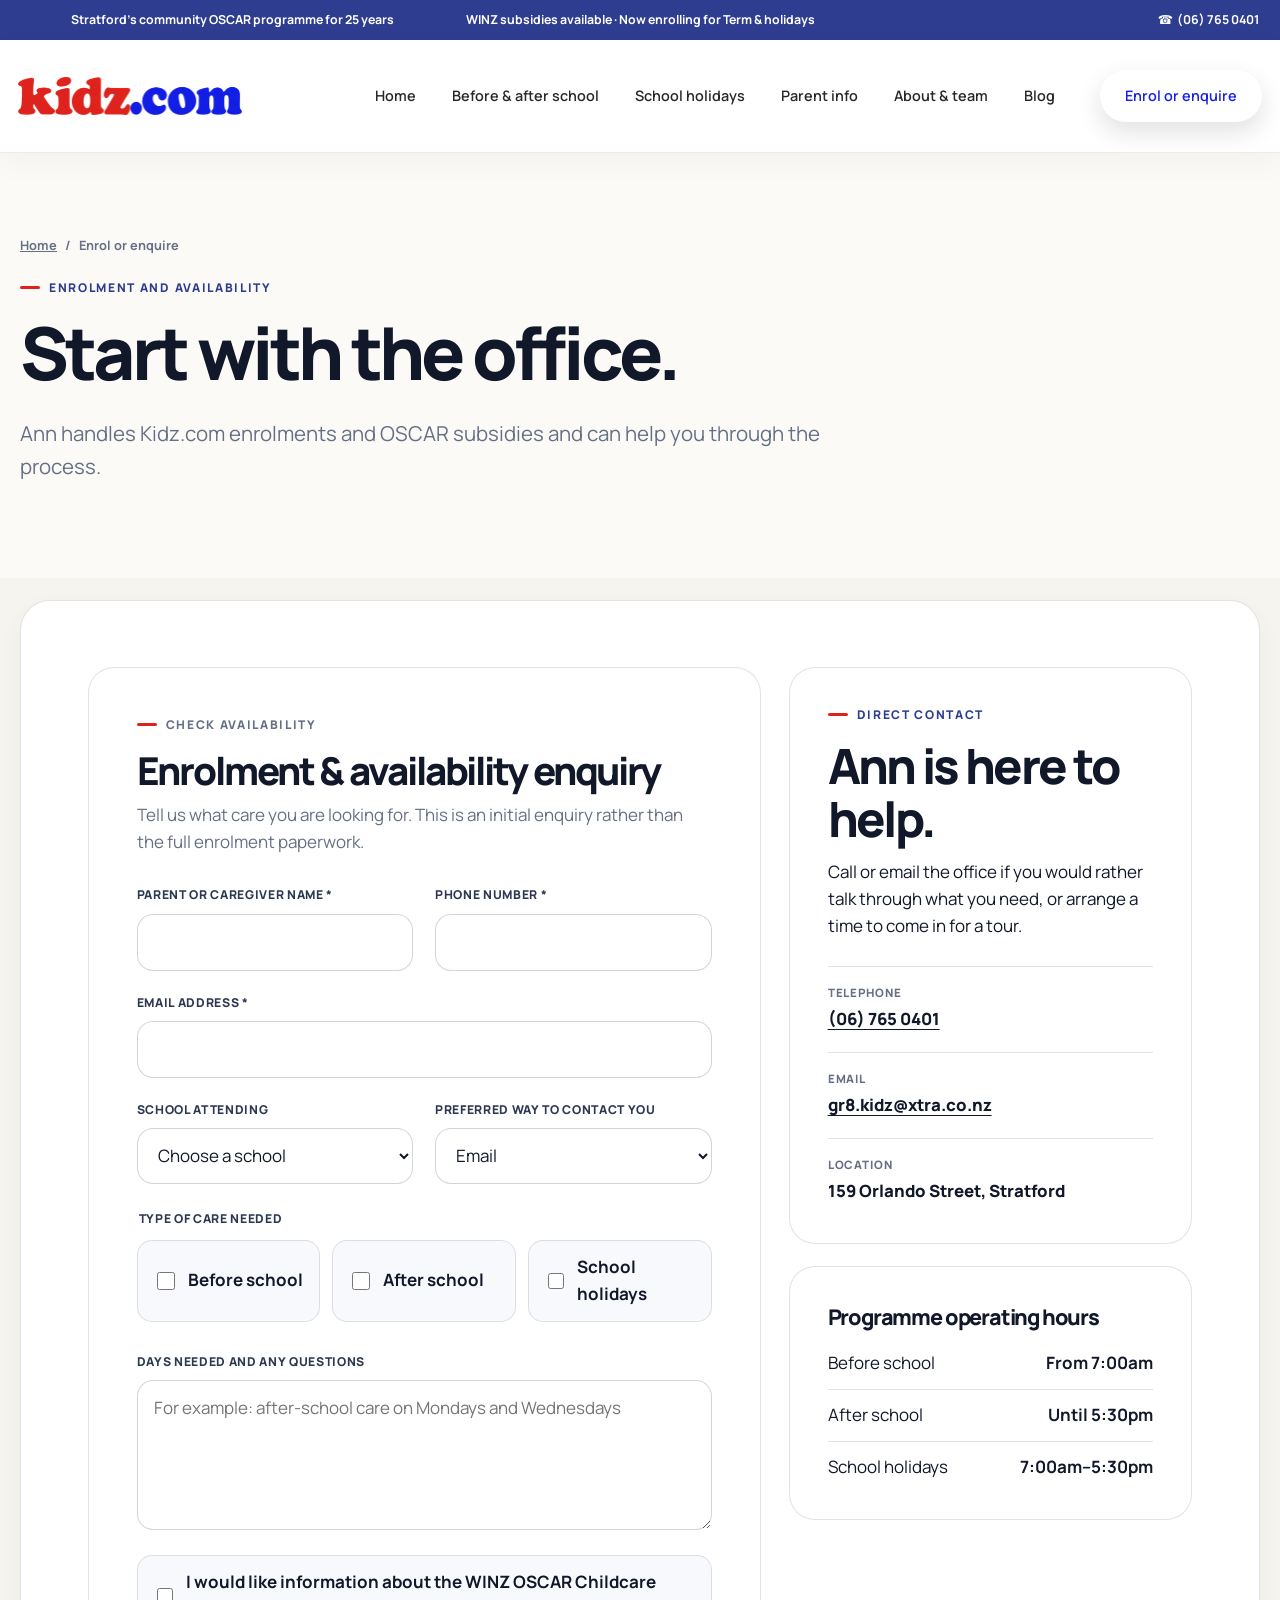
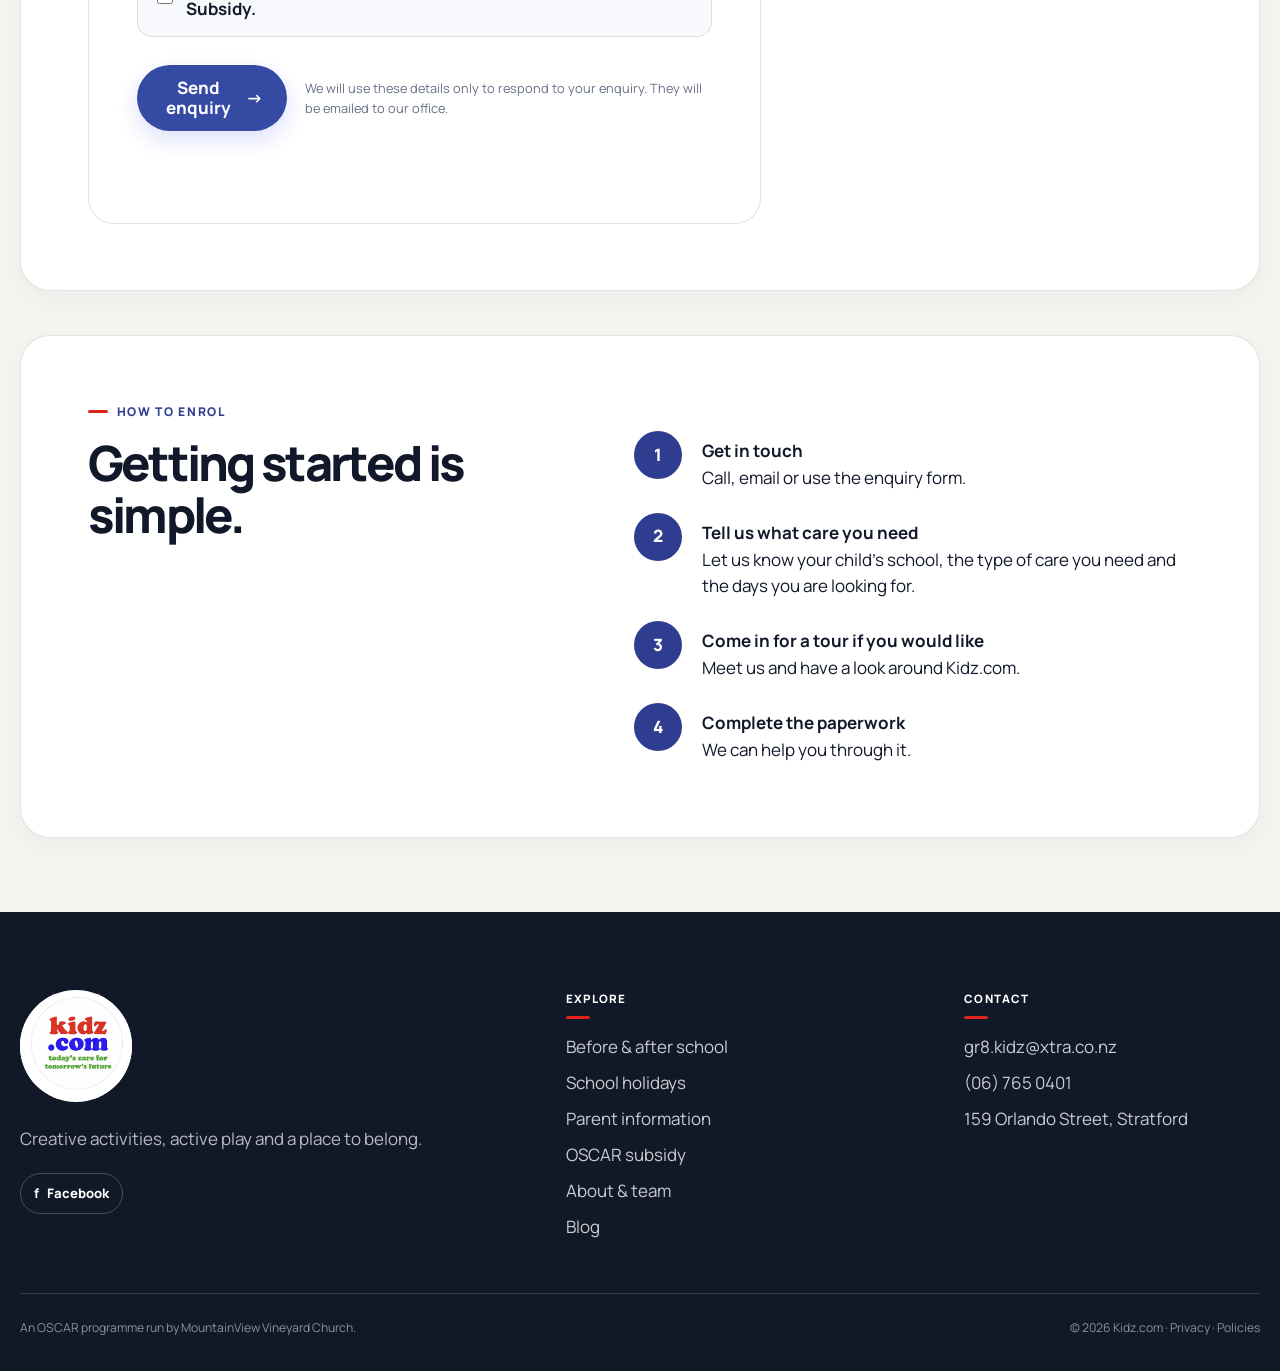
<file: Kidzcom_GitHub_Flat_Fix/enrol.html>
<!doctype html>
<html lang="en-NZ">
  <head>
    <meta charset="utf-8" />
    <meta name="viewport" content="width=device-width, initial-scale=1" />
    <meta name="description" content="Enquire about availability or begin enrolling at Kidz.com before-school, after-school and holiday care in Stratford." />
    <title>Enrol or Enquire | Kidz.com Stratford</title>
    <link rel="icon" href="favicon.png" type="image/png" />
    <link rel="stylesheet" href="styles.css" />
    <script src="site.js" defer></script>
  </head>
  <body>
    <a class="skip-link" href="#main">Skip to main content</a>

    <header class="site-header">
      <div class="nav-shell">
        <a class="logo" href="index.html" aria-label="Kidz.com home"><img src="kidz-logo-horizontal.png" alt="Kidz.com" /></a>
        <button class="menu-toggle" type="button" data-menu-toggle aria-expanded="false" aria-controls="site-navigation" aria-label="Open menu">☰</button>
        <nav class="site-nav" id="site-navigation" data-site-nav aria-label="Main navigation">
          <a href="index.html">Home</a>
          <a href="programmes.html">Before &amp; after school</a>
          <a href="holidays.html">School holidays</a>
          <a href="parent-info.html">Parent info</a>
          <a href="about.html">About &amp; team</a>
          <a href="blog.html">Blog</a>
          <a class="nav-cta" href="enrol.html" aria-current="page">Enrol or enquire</a>
        </nav>
      </div>
    </header>

    <main id="main">
      <section class="page-hero">
        <div class="container">
          <div class="breadcrumbs"><a href="index.html">Home</a><span>/</span><span>Enrol or enquire</span></div>
          <p class="eyebrow">Enrolment and availability</p>
          <h1>Start with the office.</h1>
          <p class="lead">Ann handles Kidz.com enrolments and OSCAR subsidies and can help you through the process.</p>
        </div>
      </section>

      <section class="section section-white">
        <div class="container">
          <div class="enquiry-layout">
            <form class="enquiry-form" action="https://formsubmit.co/gr8.kidz@xtra.co.nz" method="post" data-enquiry-form>
              <input type="hidden" name="_subject" value="New Kidz.com enrolment enquiry" />
              <input type="hidden" name="_template" value="table" />
              <input type="hidden" name="_cc" value="andrewhunger94@gmail.com" />
              <input type="hidden" name="_next" value="https://kidzcom.co.nz/enrol.html?sent=1" />
              <input class="form-honeypot" type="text" name="_honey" tabindex="-1" autocomplete="off" aria-hidden="true" />
              <p class="eyebrow">Check availability</p>
              <h2>Enrolment &amp; availability enquiry</h2>
              <p>Tell us what care you are looking for. This is an initial enquiry rather than the full enrolment paperwork.</p>

              <div class="form-grid">
                <label class="form-field">
                  <span>Parent or caregiver name *</span>
                  <input type="text" name="caregiver_name" autocomplete="name" required />
                </label>
                <label class="form-field">
                  <span>Phone number *</span>
                  <input type="tel" name="phone" autocomplete="tel" required />
                </label>
                <label class="form-field form-field-wide">
                  <span>Email address *</span>
                  <input type="email" name="email" autocomplete="email" required />
                </label>
                <label class="form-field">
                  <span>School attending</span>
                  <select name="school">
                    <option value="">Choose a school</option>
                    <option>St Joseph’s School Stratford</option>
                    <option>Stratford Primary School</option>
                    <option>Ngaere School</option>
                    <option>Midhirst School</option>
                    <option>Avon School</option>
                    <option>Other or not yet attending</option>
                  </select>
                </label>
                <label class="form-field">
                  <span>Preferred way to contact you</span>
                  <select name="contact_preference">
                    <option>Email</option>
                    <option>Phone</option>
                  </select>
                </label>
              </div>

              <fieldset class="form-group">
                <legend>Type of care needed</legend>
                <div class="check-grid">
                  <label class="check-option"><input type="checkbox" name="care" value="Before school" /> Before school</label>
                  <label class="check-option"><input type="checkbox" name="care" value="After school" /> After school</label>
                  <label class="check-option"><input type="checkbox" name="care" value="School holidays" /> School holidays</label>
                </div>
              </fieldset>

              <div class="form-grid">
                <label class="form-field form-field-wide">
                  <span>Days needed and any questions</span>
                  <textarea name="message" placeholder="For example: after-school care on Mondays and Wednesdays"></textarea>
                </label>
              </div>

              <fieldset class="form-group">
                <label class="check-option"><input type="checkbox" name="subsidy_information" value="Yes" /> I would like information about the WINZ OSCAR Childcare Subsidy.</label>
              </fieldset>

              <div class="form-actions">
                <button class="button" type="submit">Send enquiry <span aria-hidden="true">→</span></button>
                <p class="form-note">We will use these details only to respond to your enquiry. They will be emailed to our office.</p>
              </div>
              <p class="form-status" data-enquiry-status tabindex="-1" aria-live="polite"></p>
            </form>

            <div class="contact-stack">
              <article>
                <p class="eyebrow">Direct contact</p>
                <h2>Ann is here to help.</h2>
                <p>Call or email the office if you would rather talk through what you need, or arrange a time to come in for a tour.</p>
                <div class="contact-list">
                  <div><span>Telephone</span><a href="tel:+6467650401">(06) 765 0401</a></div>
                  <div><span>Email</span><a href="mailto:gr8.kidz@xtra.co.nz">gr8.kidz@xtra.co.nz</a></div>
                  <div><span>Location</span><strong>159 Orlando Street, Stratford</strong></div>
                </div>
              </article>

              <article>
                <h3>Programme operating hours</h3>
                <div class="hours-list">
                  <div><span>Before school</span><strong>From 7:00am</strong></div>
                  <div><span>After school</span><strong>Until 5:30pm</strong></div>
                  <div><span>School holidays</span><strong>7:00am–5:30pm</strong></div>
                </div>
              </article>
            </div>
          </div>
        </div>
      </section>

      <section class="section">
        <div class="container split">
          <div>
            <p class="eyebrow">How to enrol</p>
            <h2>Getting started is simple.</h2>
          </div>
          <ol class="steps">
            <li><strong>Get in touch</strong><br />Call, email or use the enquiry form.</li>
            <li><strong>Tell us what care you need</strong><br />Let us know your child’s school, the type of care you need and the days you are looking for.</li>
            <li><strong>Come in for a tour if you would like</strong><br />Meet us and have a look around Kidz.com.</li>
            <li><strong>Complete the paperwork</strong><br />We can help you through it.</li>
          </ol>
        </div>
      </section>
    </main>

    <footer class="site-footer">
      <div class="container">
        <div class="footer-grid">
          <div>
            <a class="logo footer-logo" href="index.html" aria-label="Kidz.com home"><img src="kidz-logo.png" alt="Kidz.com — today’s care for tomorrow’s future" /></a>
            <p class="footer-tagline">Creative activities, active play and a place to belong.</p>
            <div class="social-row"><a class="social-link" href="https://www.facebook.com/groups/861718957249443/user/61590671048861" target="_blank" rel="noopener"><span aria-hidden="true">f</span> Facebook</a></div>
          </div>
          <div>
            <p class="footer-title">Explore</p>
            <div class="footer-links"><a href="programmes.html">Before &amp; after school</a><a href="holidays.html">School holidays</a><a href="parent-info.html">Parent information</a><a href="oscar-subsidy.html">OSCAR subsidy</a><a href="about.html">About &amp; team</a><a href="blog.html">Blog</a></div>
          </div>
          <div>
            <p class="footer-title">Contact</p>
            <div class="footer-links"><a href="mailto:gr8.kidz@xtra.co.nz">gr8.kidz@xtra.co.nz</a><a href="tel:+6467650401">(06) 765 0401</a><a href="https://maps.google.com/?q=159+Orlando+Street+Stratford+New+Zealand">159 Orlando Street, Stratford</a></div>
          </div>
        </div>
        <div class="footer-bottom"><span>An OSCAR programme run by MountainView Vineyard Church.</span><span>© <span data-current-year>2026</span> Kidz.com · Privacy · Policies</span></div>
      </div>
    </footer>
  </body>
</html>
</file>
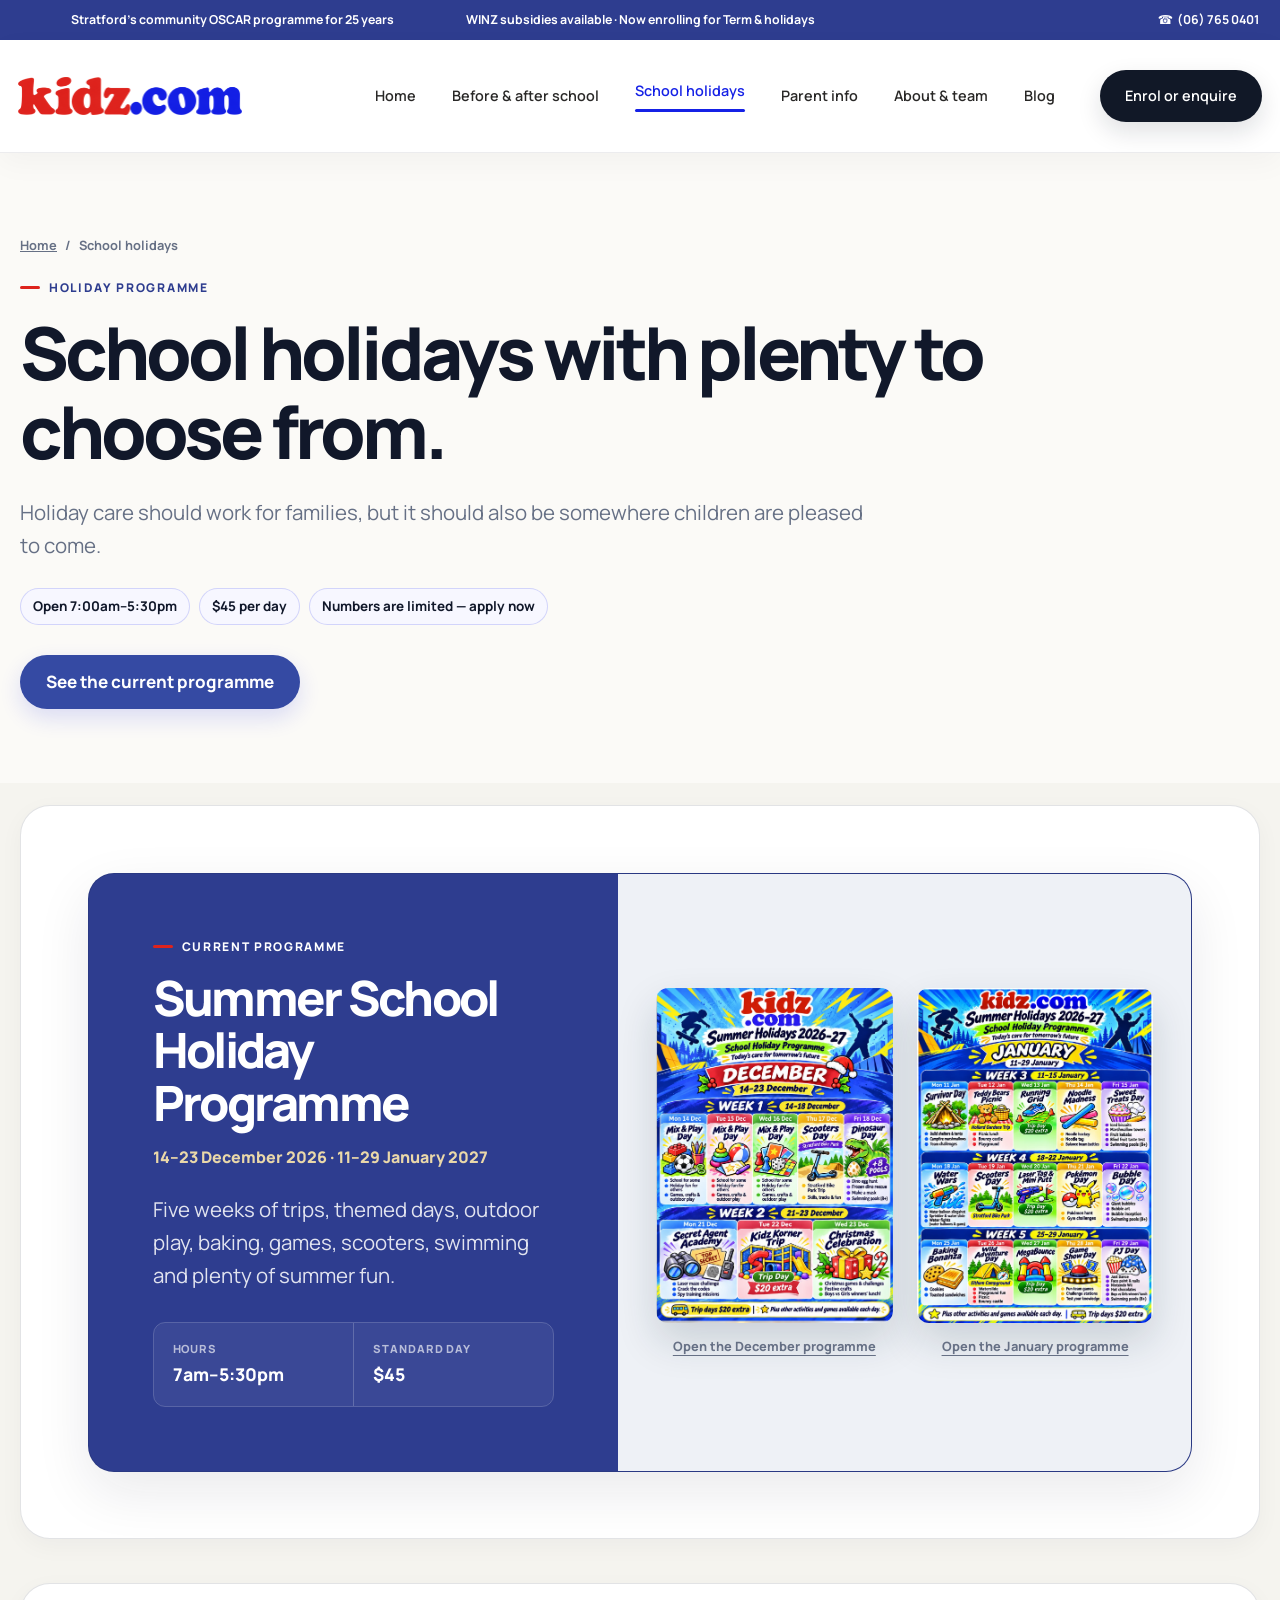
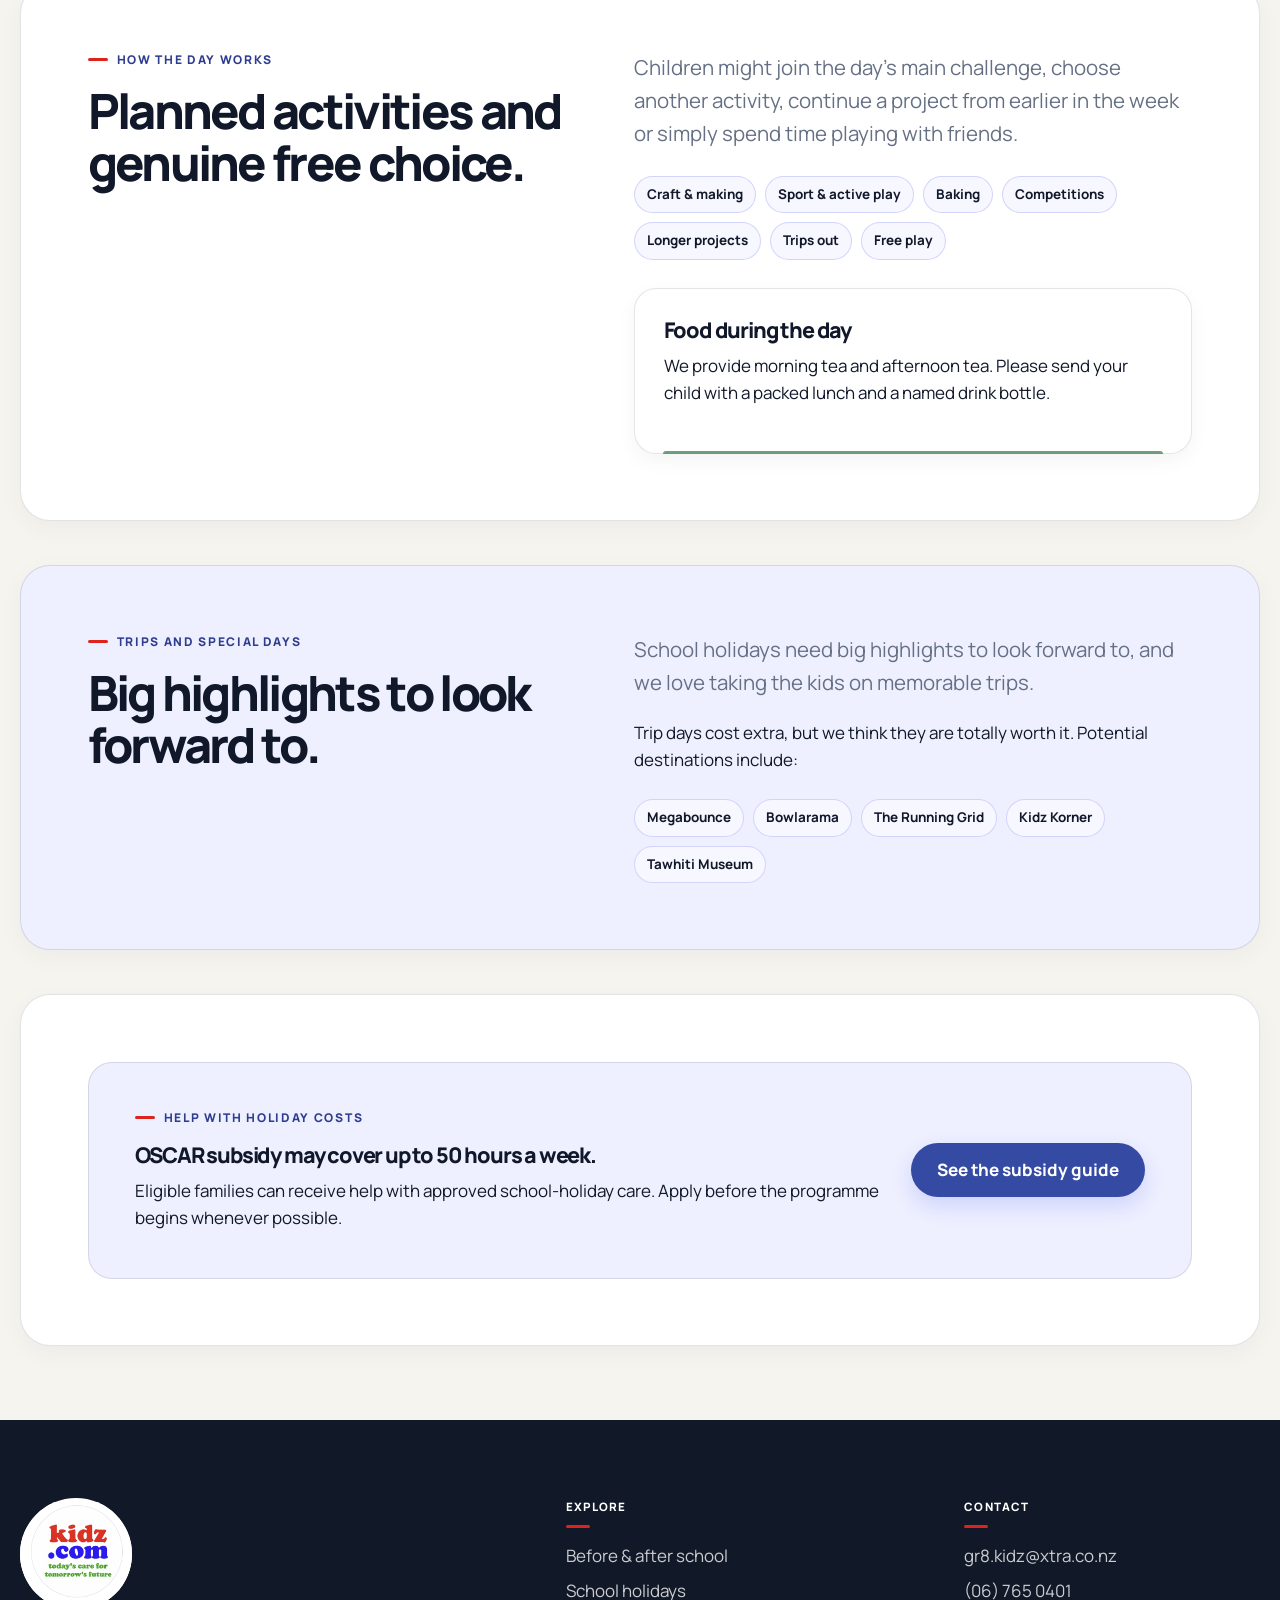
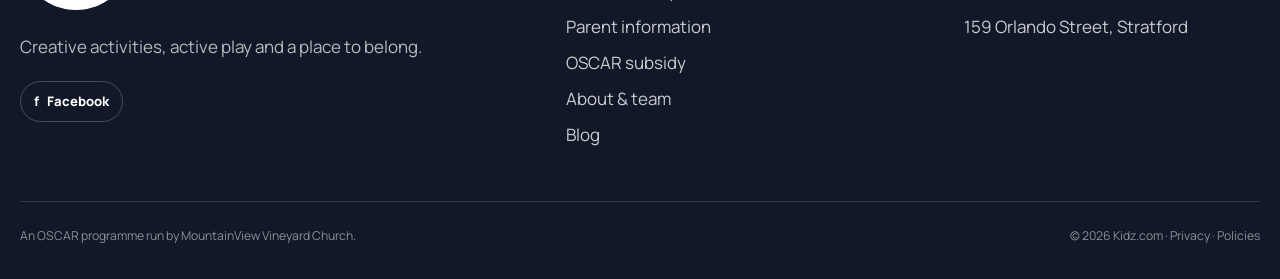
<file: Kidzcom_GitHub_Flat_Fix/holidays.html>
<!doctype html>
<html lang="en-NZ">
  <head>
    <meta charset="utf-8" />
    <meta name="viewport" content="width=device-width, initial-scale=1" />
    <meta name="description" content="Kidz.com school holiday programme in Stratford, Taranaki." />
    <title>School Holiday Programme | Kidz.com Stratford</title>
    <link rel="icon" href="favicon.png" type="image/png" />
    <link rel="stylesheet" href="styles.css" />
    <script src="site.js" defer></script>
  </head>
  <body>
    <a class="skip-link" href="#main">Skip to main content</a>
    <header class="site-header">
      <div class="nav-shell">
        <a class="logo" href="index.html" aria-label="Kidz.com home"><img src="kidz-logo-horizontal.png" alt="Kidz.com" /></a>
        <button class="menu-toggle" type="button" data-menu-toggle aria-expanded="false" aria-controls="site-navigation" aria-label="Open menu">☰</button>
        <nav class="site-nav" id="site-navigation" data-site-nav aria-label="Main navigation">
          <a href="index.html">Home</a><a href="programmes.html">Before &amp; after school</a><a href="holidays.html" aria-current="page">School holidays</a><a href="parent-info.html">Parent info</a><a href="about.html">About &amp; team</a><a href="blog.html">Blog</a>
          <a class="nav-cta" href="enrol.html">Enrol or enquire</a>
        </nav>
      </div>
    </header>

    <main id="main">
      <section class="page-hero section-coral">
        <div class="container">
          <div class="breadcrumbs"><a href="index.html">Home</a><span>/</span><span>School holidays</span></div>
          <p class="eyebrow">Holiday programme</p>
          <h1>School holidays with plenty to choose from.</h1>
          <p class="lead">Holiday care should work for families, but it should also be somewhere children are pleased to come.</p>
          <ul class="activity-list"><li>Open 7:00am–5:30pm</li><li>$45 per day</li><li>Numbers are limited — apply now</li></ul>
          <div class="button-row"><a class="button" href="#programme">See the current programme</a></div>
        </div>
      </section>

      <section class="section section-white" id="programme">
        <div class="container">
          <div class="programme-feature">
            <div class="programme-copy">
              <p class="eyebrow">Current programme</p>
              <h2>Summer School Holiday Programme</h2>
              <p class="feature-date">14–23 December 2026 · 11–29 January 2027</p>
              <p class="lead">Five weeks of trips, themed days, outdoor play, baking, games, scooters, swimming and plenty of summer fun.</p>
              <dl class="feature-facts"><div><dt>Hours</dt><dd>7am–5:30pm</dd></div><div><dt>Standard day</dt><dd>$45</dd></div></dl>
            </div>
            <div class="programme-visual">
              <div class="programme-poster-grid">
                <figure class="programme-poster-figure">
                  <a class="programme-poster-link" href="summer-holidays-december-2026.webp" target="_blank" rel="noopener">
                    <img class="programme-poster-image" src="summer-holidays-december-2026.webp" alt="Kidz.com December 2026 summer holiday programme, running from 14 to 23 December." />
                  </a>
                  <figcaption><a href="summer-holidays-december-2026.webp" target="_blank" rel="noopener">Open the December programme</a></figcaption>
                </figure>
                <figure class="programme-poster-figure">
                  <a class="programme-poster-link" href="summer-holidays-january-2027.webp" target="_blank" rel="noopener">
                    <img class="programme-poster-image" src="summer-holidays-january-2027.webp" alt="Kidz.com January 2027 summer holiday programme, running from 11 to 29 January." />
                  </a>
                  <figcaption><a href="summer-holidays-january-2027.webp" target="_blank" rel="noopener">Open the January programme</a></figcaption>
                </figure>
              </div>
            </div>
          </div>
        </div>
      </section>

      <section class="section">
        <div class="container split">
          <div><p class="eyebrow">How the day works</p><h2>Planned activities and genuine free choice.</h2></div>
          <div>
            <p class="lead">Children might join the day’s main challenge, choose another activity, continue a project from earlier in the week or simply spend time playing with friends.</p>
            <ul class="activity-list"><li>Craft &amp; making</li><li>Sport &amp; active play</li><li>Baking</li><li>Competitions</li><li>Longer projects</li><li>Trips out</li><li>Free play</li></ul>
            <article class="card service-card"><h3>Food during the day</h3><p>We provide morning tea and afternoon tea. Please send your child with a packed lunch and a named drink bottle.</p></article>
          </div>
        </div>
      </section>

      <section class="section section-sky">
        <div class="container split">
          <div><p class="eyebrow">Trips and special days</p><h2>Big highlights to look forward to.</h2></div>
          <div><p class="lead">School holidays need big highlights to look forward to, and we love taking the kids on memorable trips.</p><p>Trip days cost extra, but we think they are totally worth it. Potential destinations include:</p><ul class="activity-list"><li>Megabounce</li><li>Bowlarama</li><li>The Running Grid</li><li>Kidz Korner</li><li>Tawhiti Museum</li></ul></div>
        </div>
      </section>

      <section class="section-sm">
        <div class="container">
          <div class="subsidy-panel">
            <div><p class="eyebrow">Help with holiday costs</p><h3>OSCAR subsidy may cover up to 50 hours a week.</h3><p>Eligible families can receive help with approved school-holiday care. Apply before the programme begins whenever possible.</p></div>
            <div class="button-row"><a class="button" href="oscar-subsidy.html">See the subsidy guide</a></div>
          </div>
        </div>
      </section>

    </main>

    <footer class="site-footer">
      <div class="container"><div class="footer-grid"><div><a class="logo footer-logo" href="index.html" aria-label="Kidz.com home"><img src="kidz-logo.png" alt="Kidz.com — today’s care for tomorrow’s future" /></a><p class="footer-tagline">Creative activities, active play and a place to belong.</p><div class="social-row"><a class="social-link" href="https://www.facebook.com/groups/861718957249443/user/61590671048861" target="_blank" rel="noopener"><span aria-hidden="true">f</span> Facebook</a></div></div><div><p class="footer-title">Explore</p><div class="footer-links"><a href="programmes.html">Before &amp; after school</a><a href="holidays.html">School holidays</a><a href="parent-info.html">Parent information</a><a href="oscar-subsidy.html">OSCAR subsidy</a><a href="about.html">About &amp; team</a><a href="blog.html">Blog</a></div></div><div><p class="footer-title">Contact</p><div class="footer-links"><a href="mailto:gr8.kidz@xtra.co.nz">gr8.kidz@xtra.co.nz</a><a href="tel:+6467650401">(06) 765 0401</a><a href="https://maps.google.com/?q=159+Orlando+Street+Stratford+New+Zealand">159 Orlando Street, Stratford</a></div></div></div><div class="footer-bottom"><span>An OSCAR programme run by MountainView Vineyard Church.</span><span>© <span data-current-year>2026</span> Kidz.com · Privacy · Policies</span></div></div>
    </footer>
  </body>
</html>
</file>
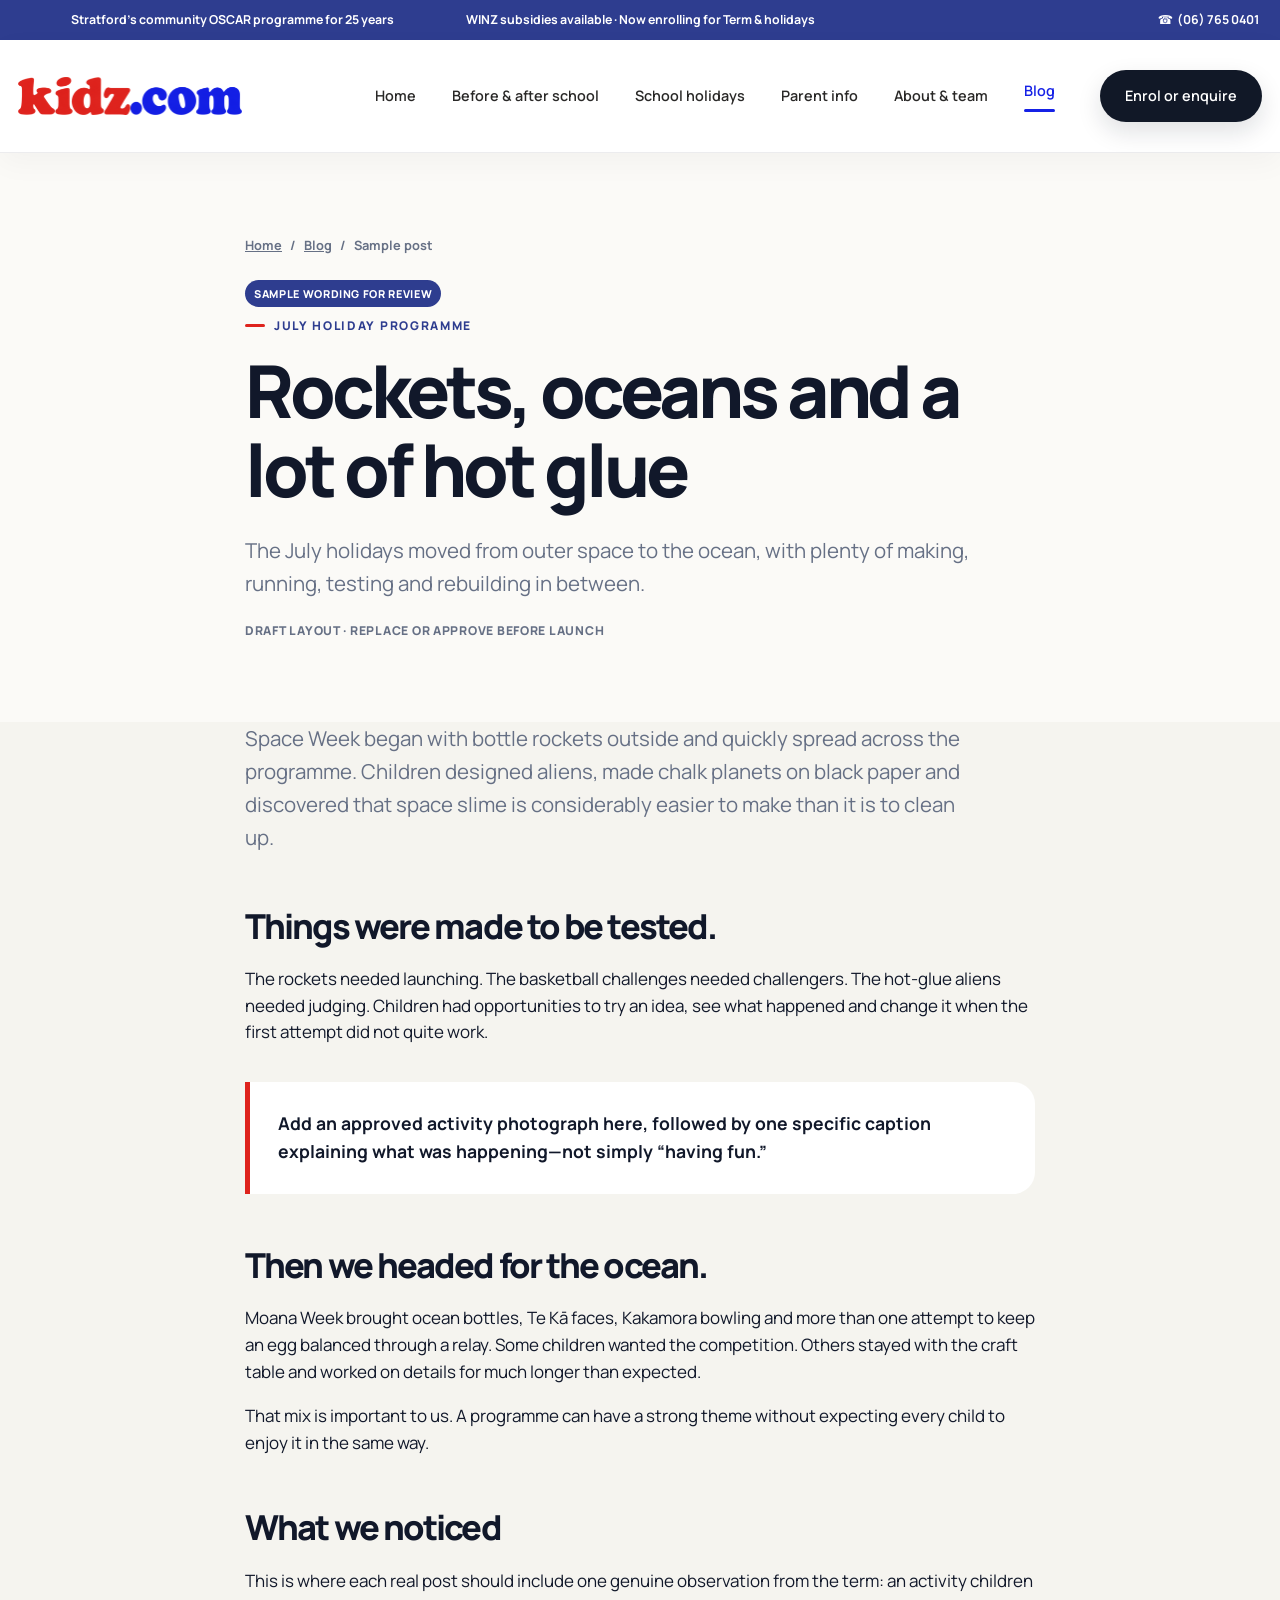
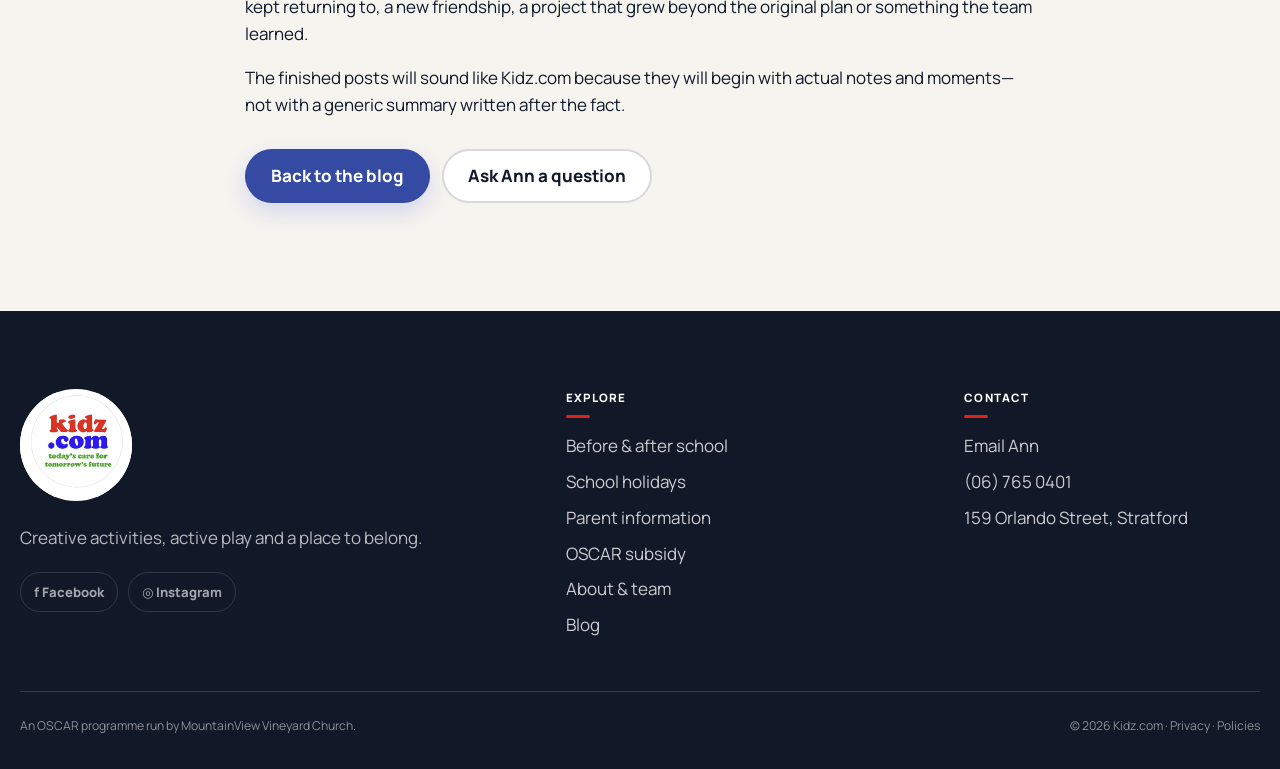
<file: Kidzcom_GitHub_Flat_Fix/july-holidays.html>
<!doctype html>
<html lang="en-NZ">
  <head>
    <meta charset="utf-8" />
    <meta name="viewport" content="width=device-width, initial-scale=1" />
    <meta name="description" content="A sample Kidz.com blog post showing the intended termly update style." />
    <meta name="robots" content="noindex, nofollow" />
    <title>Rockets, oceans and a lot of hot glue | Kidz.com</title>
    <link rel="icon" href="favicon.png" type="image/png" />
    <link rel="stylesheet" href="styles.css" />
    <script src="site.js" defer></script>
  </head>
  <body>
    <a class="skip-link" href="#main">Skip to main content</a>
    <header class="site-header"><div class="nav-shell"><a class="logo" href="index.html" aria-label="Kidz.com home"><img src="kidz-logo-horizontal.png" alt="Kidz.com" /></a><button class="menu-toggle" type="button" data-menu-toggle aria-expanded="false" aria-controls="site-navigation" aria-label="Open menu">☰</button><nav class="site-nav" id="site-navigation" data-site-nav aria-label="Main navigation"><a href="index.html">Home</a><a href="programmes.html">Before &amp; after school</a><a href="holidays.html">School holidays</a><a href="parent-info.html">Parent info</a><a href="about.html">About &amp; team</a><a href="blog.html" aria-current="page">Blog</a><a class="nav-cta" href="enrol.html">Enrol or enquire</a></nav></div></header>

    <main id="main">
      <article class="article">
        <header class="page-hero section-coral"><div class="narrow"><div class="breadcrumbs"><a href="index.html">Home</a><span>/</span><a href="blog.html">Blog</a><span>/</span><span>Sample post</span></div><span class="draft-chip">Sample wording for review</span><p class="eyebrow">July holiday programme</p><h1>Rockets, oceans and a lot of hot glue</h1><p class="lead">The July holidays moved from outer space to the ocean, with plenty of making, running, testing and rebuilding in between.</p><p class="post-meta">Draft layout · Replace or approve before launch</p></div></header>
        <div class="narrow">
          <p class="lead">Space Week began with bottle rockets outside and quickly spread across the programme. Children designed aliens, made chalk planets on black paper and discovered that space slime is considerably easier to make than it is to clean up.</p>
          <h2>Things were made to be tested.</h2>
          <p>The rockets needed launching. The basketball challenges needed challengers. The hot-glue aliens needed judging. Children had opportunities to try an idea, see what happened and change it when the first attempt did not quite work.</p>
          <div class="article-callout">Add an approved activity photograph here, followed by one specific caption explaining what was happening—not simply “having fun.”</div>
          <h2>Then we headed for the ocean.</h2>
          <p>Moana Week brought ocean bottles, Te Kā faces, Kakamora bowling and more than one attempt to keep an egg balanced through a relay. Some children wanted the competition. Others stayed with the craft table and worked on details for much longer than expected.</p>
          <p>That mix is important to us. A programme can have a strong theme without expecting every child to enjoy it in the same way.</p>
          <h2>What we noticed</h2>
          <p>This is where each real post should include one genuine observation from the term: an activity children kept returning to, a new friendship, a project that grew beyond the original plan or something the team learned.</p>
          <p>The finished posts will sound like Kidz.com because they will begin with actual notes and moments—not with a generic summary written after the fact.</p>
          <div class="button-row"><a class="button" href="blog.html">Back to the blog</a><a class="button button-secondary" href="mailto:gr8.kidz@xtra.co.nz?subject=Kidz.com%20question">Ask Ann a question</a></div>
        </div>
      </article>
    </main>

    <footer class="site-footer"><div class="container"><div class="footer-grid"><div><a class="logo footer-logo" href="index.html" aria-label="Kidz.com home"><img src="kidz-logo.png" alt="Kidz.com — today’s care for tomorrow’s future" /></a><p class="footer-tagline">Creative activities, active play and a place to belong.</p><div class="social-row"><a class="social-link" href="#" aria-disabled="true">f Facebook</a><a class="social-link" href="#" aria-disabled="true">◎ Instagram</a></div></div><div><p class="footer-title">Explore</p><div class="footer-links"><a href="programmes.html">Before &amp; after school</a><a href="holidays.html">School holidays</a><a href="parent-info.html">Parent information</a><a href="oscar-subsidy.html">OSCAR subsidy</a><a href="about.html">About &amp; team</a><a href="blog.html">Blog</a></div></div><div><p class="footer-title">Contact</p><div class="footer-links"><a href="mailto:gr8.kidz@xtra.co.nz">Email Ann</a><a href="tel:+6467650401">(06) 765 0401</a><a href="https://maps.google.com/?q=159+Orlando+Street+Stratford+New+Zealand">159 Orlando Street, Stratford</a></div></div></div><div class="footer-bottom"><span>An OSCAR programme run by MountainView Vineyard Church.</span><span>© <span data-current-year>2026</span> Kidz.com · Privacy · Policies</span></div></div></footer>
  </body>
</html>
</file>
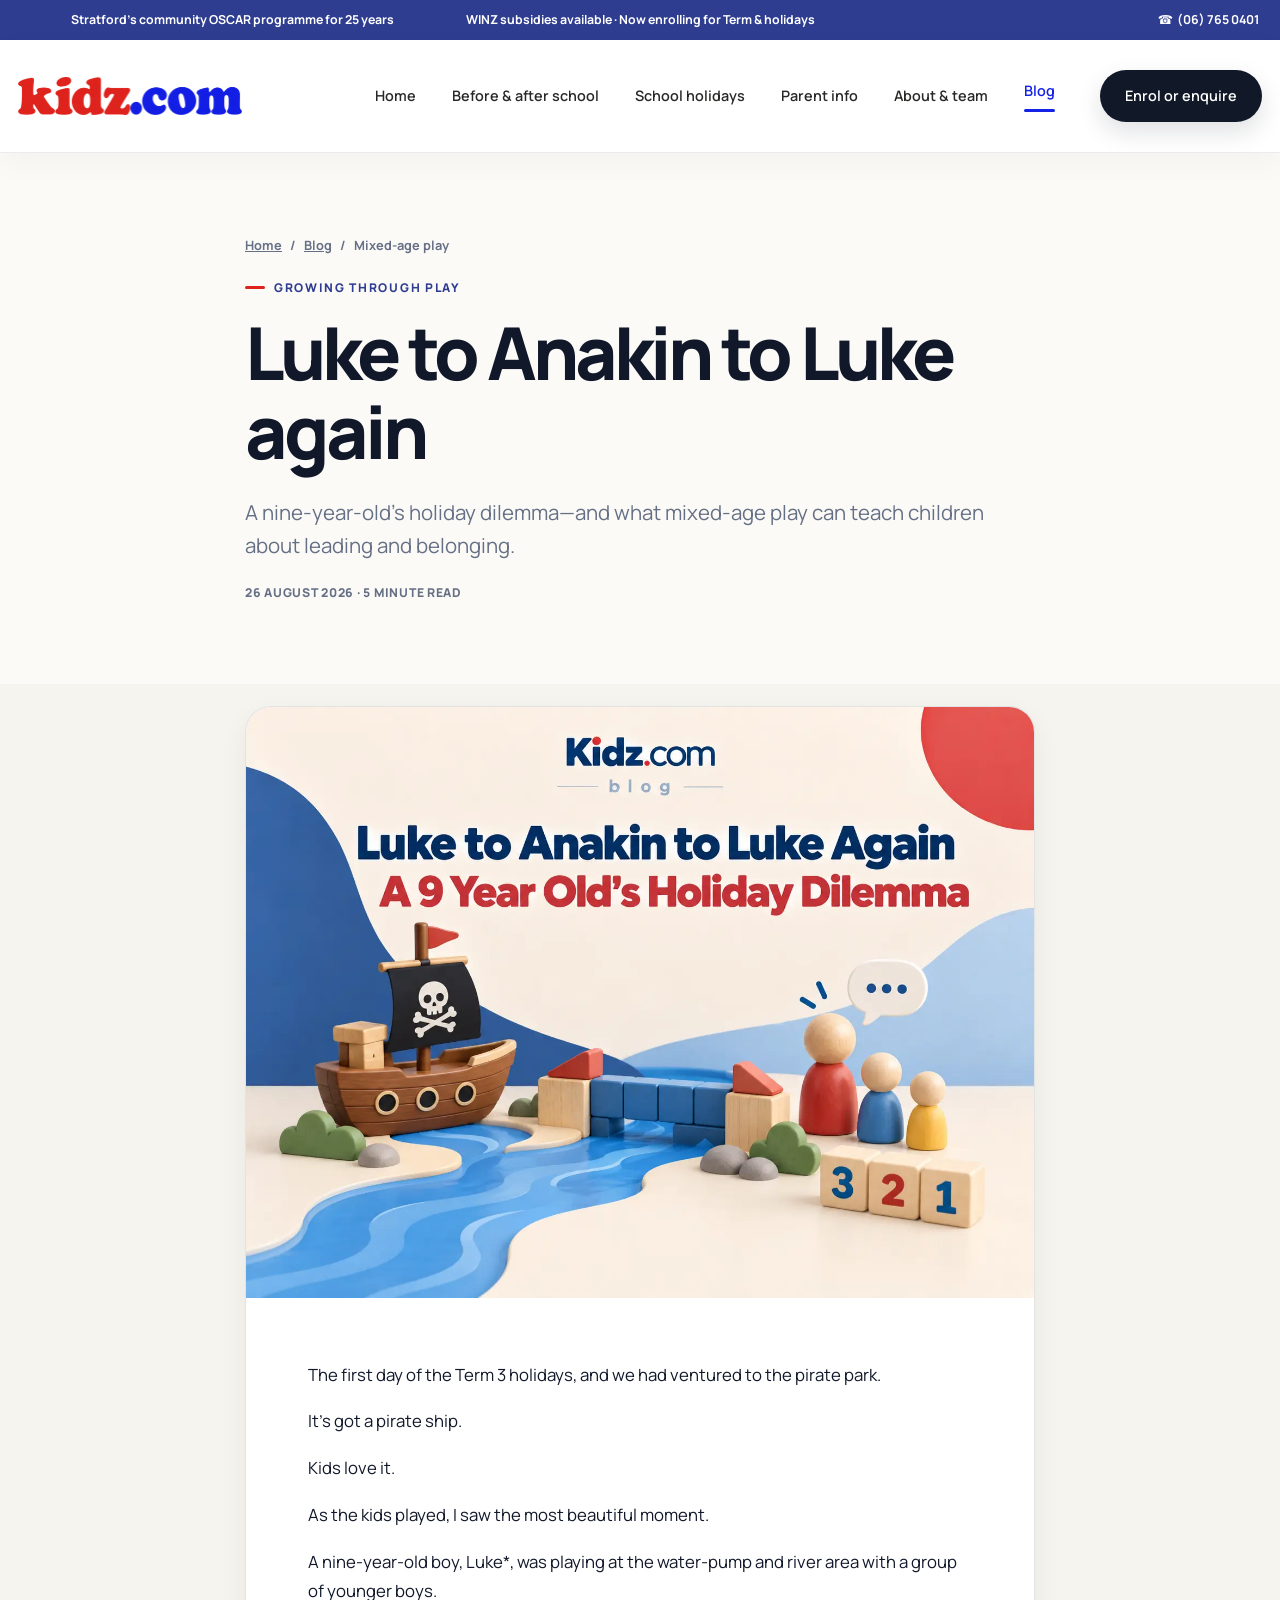
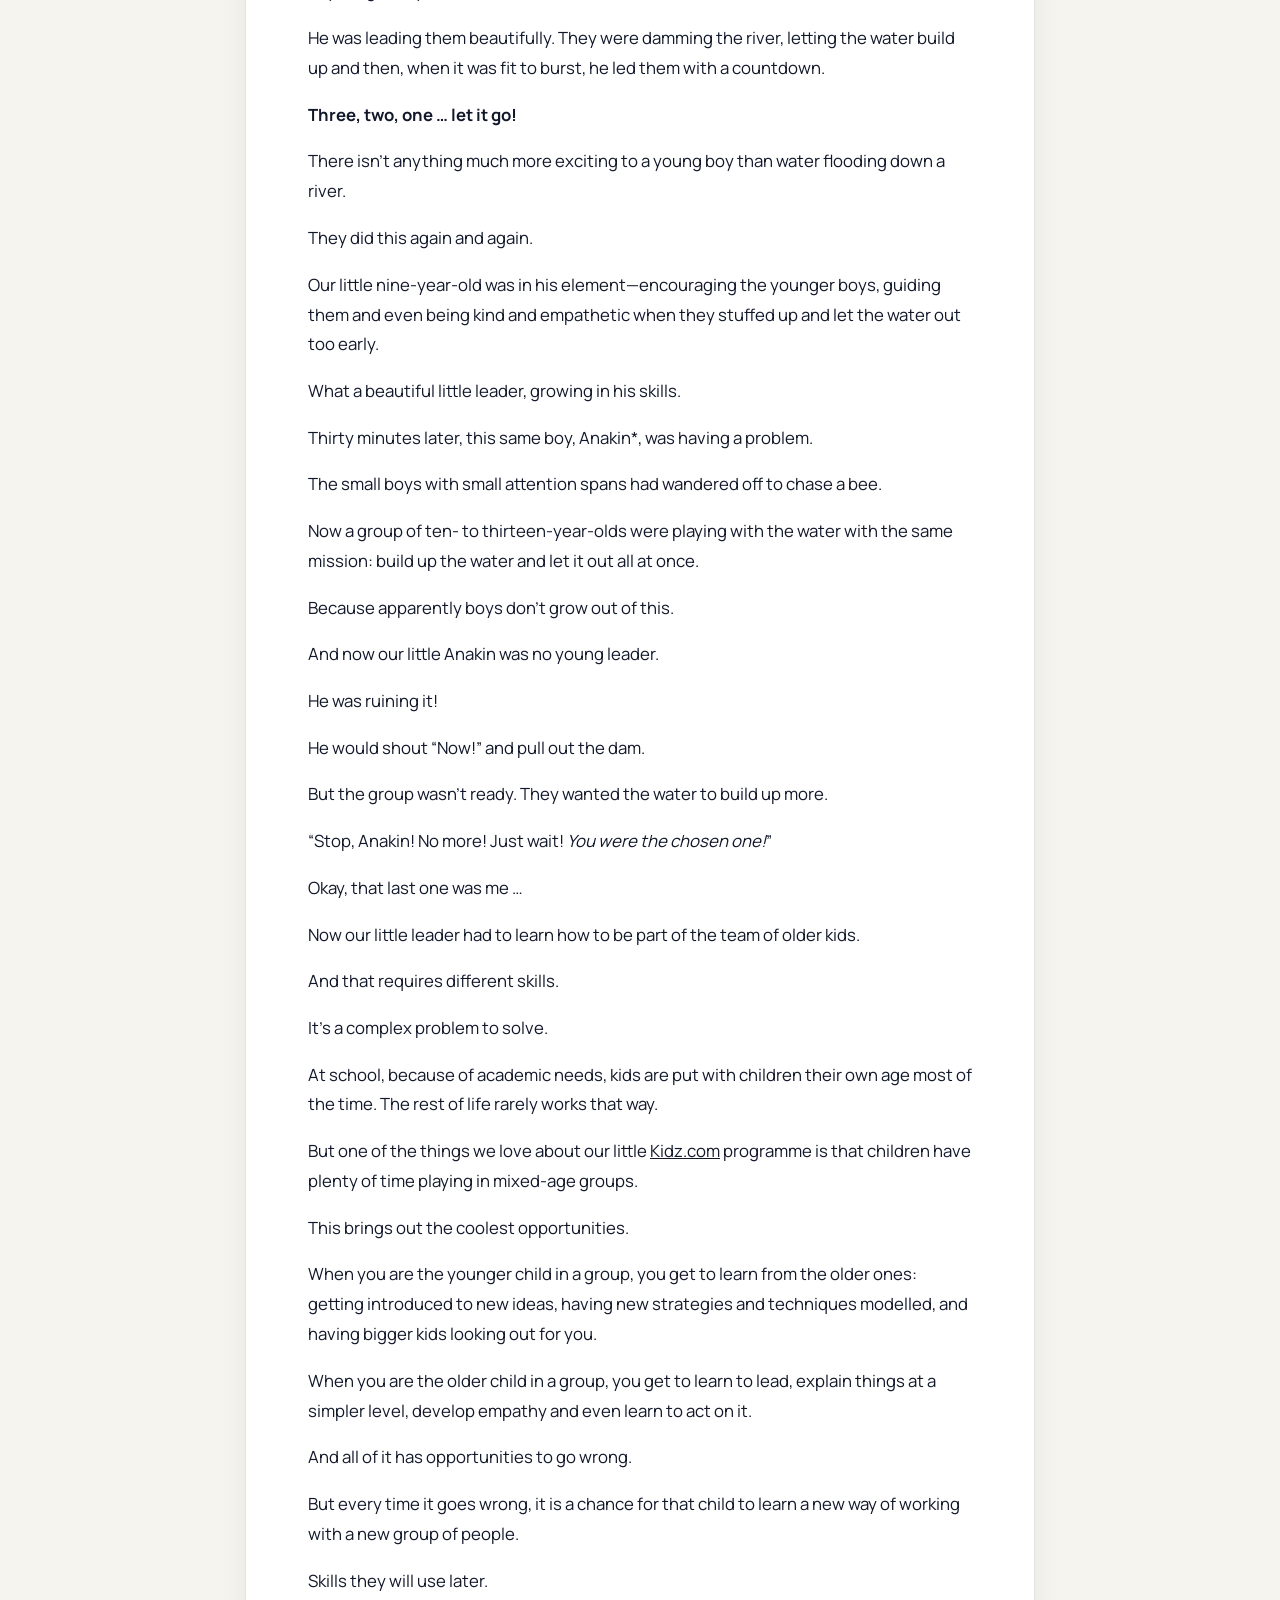
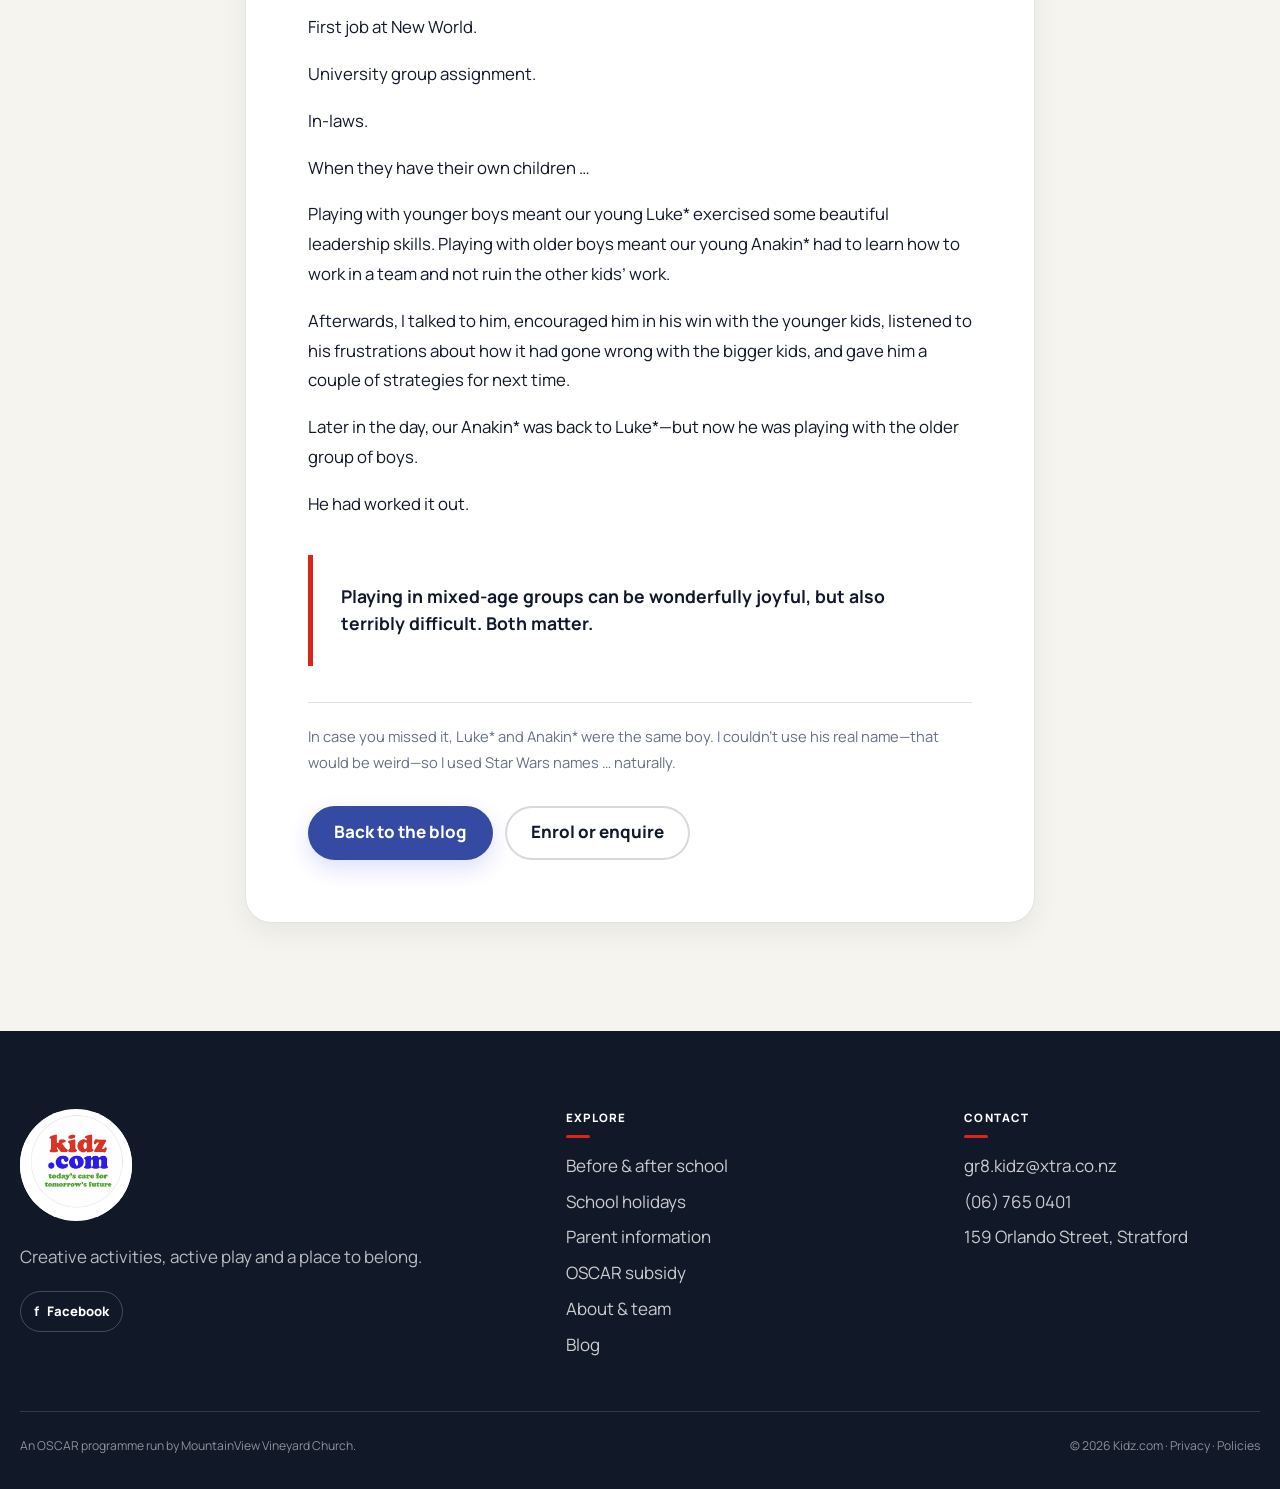
<file: Kidzcom_GitHub_Flat_Fix/luke-to-anakin-to-luke-again.html>
<!doctype html>
<html lang="en-NZ">
  <head>
    <meta charset="utf-8" />
    <meta name="viewport" content="width=device-width, initial-scale=1" />
    <meta name="description" content="A Kidz.com holiday story about mixed-age play, leadership and learning how to become part of a team." />
    <title>Luke to Anakin to Luke Again | Kidz.com</title>
    <link rel="icon" href="favicon.png" type="image/png" />
    <link rel="stylesheet" href="styles.css" />
    <script src="site.js" defer></script>
  </head>
  <body>
    <a class="skip-link" href="#main">Skip to main content</a>
    <header class="site-header"><div class="nav-shell"><a class="logo" href="index.html" aria-label="Kidz.com home"><img src="kidz-logo-horizontal.png" alt="Kidz.com" /></a><button class="menu-toggle" type="button" data-menu-toggle aria-expanded="false" aria-controls="site-navigation" aria-label="Open menu">☰</button><nav class="site-nav" id="site-navigation" data-site-nav aria-label="Main navigation"><a href="index.html">Home</a><a href="programmes.html">Before &amp; after school</a><a href="holidays.html">School holidays</a><a href="parent-info.html">Parent info</a><a href="about.html">About &amp; team</a><a href="blog.html" aria-current="page">Blog</a><a class="nav-cta" href="enrol.html">Enrol or enquire</a></nav></div></header>

    <main id="main">
      <article class="article">
        <header class="page-hero section-coral"><div class="narrow"><div class="breadcrumbs"><a href="index.html">Home</a><span>/</span><a href="blog.html">Blog</a><span>/</span><span>Mixed-age play</span></div><p class="eyebrow">Growing through play</p><h1>Luke to Anakin to Luke again</h1><p class="lead">A nine-year-old’s holiday dilemma—and what mixed-age play can teach children about leading and belonging.</p><p class="post-meta"><time datetime="2026-08-26">26 August 2026</time> · 5 minute read</p></div></header>

        <div class="article-shell narrow">
          <figure class="article-feature"><img src="blog-luke-anakin.webp" alt="Kidz.com blog artwork showing a toy river, pirate ship and children working together" /></figure>
          <div class="article-copy">
            <p>The first day of the Term 3 holidays, and we had ventured to the pirate park.</p>
            <p>It’s got a pirate ship.</p>
            <p>Kids love it.</p>

            <p>As the kids played, I saw the most beautiful moment.</p>
            <p>A nine-year-old boy, Luke*, was playing at the water-pump and river area with a group of younger boys.</p>
            <p>He was leading them beautifully. They were damming the river, letting the water build up and then, when it was fit to burst, he led them with a countdown.</p>
            <p><strong>Three, two, one … let it go!</strong></p>
            <p>There isn’t anything much more exciting to a young boy than water flooding down a river.</p>
            <p>They did this again and again.</p>
            <p>Our little nine-year-old was in his element—encouraging the younger boys, guiding them and even being kind and empathetic when they stuffed up and let the water out too early.</p>
            <p>What a beautiful little leader, growing in his skills.</p>

            <p>Thirty minutes later, this same boy, Anakin*, was having a problem.</p>
            <p>The small boys with small attention spans had wandered off to chase a bee.</p>
            <p>Now a group of ten- to thirteen-year-olds were playing with the water with the same mission: build up the water and let it out all at once.</p>
            <p>Because apparently boys don’t grow out of this.</p>
            <p>And now our little Anakin was no young leader.</p>
            <p>He was ruining it!</p>
            <p>He would shout “Now!” and pull out the dam.</p>
            <p>But the group wasn’t ready. They wanted the water to build up more.</p>
            <p>“Stop, Anakin! No more! Just wait! <em>You were the chosen one!</em>”</p>
            <p>Okay, that last one was me …</p>

            <p>Now our little leader had to learn how to be part of the team of older kids.</p>
            <p>And that requires different skills.</p>
            <p>It’s a complex problem to solve.</p>
            <p>At school, because of academic needs, kids are put with children their own age most of the time. The rest of life rarely works that way.</p>
            <p>But one of the things we love about our little <a href="index.html">Kidz.com</a> programme is that children have plenty of time playing in mixed-age groups.</p>
            <p>This brings out the coolest opportunities.</p>

            <p>When you are the younger child in a group, you get to learn from the older ones: getting introduced to new ideas, having new strategies and techniques modelled, and having bigger kids looking out for you.</p>
            <p>When you are the older child in a group, you get to learn to lead, explain things at a simpler level, develop empathy and even learn to act on it.</p>
            <p>And all of it has opportunities to go wrong.</p>
            <p>But every time it goes wrong, it is a chance for that child to learn a new way of working with a new group of people.</p>
            <p>Skills they will use later.</p>
            <p>First job at New World.</p>
            <p>University group assignment.</p>
            <p>In-laws.</p>
            <p>When they have their own children …</p>

            <p>Playing with younger boys meant our young Luke* exercised some beautiful leadership skills. Playing with older boys meant our young Anakin* had to learn how to work in a team and not ruin the other kids’ work.</p>
            <p>Afterwards, I talked to him, encouraged him in his win with the younger kids, listened to his frustrations about how it had gone wrong with the bigger kids, and gave him a couple of strategies for next time.</p>
            <p>Later in the day, our Anakin* was back to Luke*—but now he was playing with the older group of boys.</p>
            <p>He had worked it out.</p>

            <div class="article-callout">Playing in mixed-age groups can be wonderfully joyful, but also terribly difficult. Both matter.</div>
            <p class="article-note">In case you missed it, Luke* and Anakin* were the same boy. I couldn’t use his real name—that would be weird—so I used Star Wars names … naturally.</p>
            <div class="button-row"><a class="button" href="blog.html">Back to the blog</a><a class="button button-secondary" href="enrol.html">Enrol or enquire</a></div>
          </div>
        </div>
      </article>
    </main>

    <footer class="site-footer"><div class="container"><div class="footer-grid"><div><a class="logo footer-logo" href="index.html" aria-label="Kidz.com home"><img src="kidz-logo.png" alt="Kidz.com — today’s care for tomorrow’s future" /></a><p class="footer-tagline">Creative activities, active play and a place to belong.</p><div class="social-row"><a class="social-link" href="https://www.facebook.com/groups/861718957249443/user/61590671048861" target="_blank" rel="noopener"><span aria-hidden="true">f</span> Facebook</a></div></div><div><p class="footer-title">Explore</p><div class="footer-links"><a href="programmes.html">Before &amp; after school</a><a href="holidays.html">School holidays</a><a href="parent-info.html">Parent information</a><a href="oscar-subsidy.html">OSCAR subsidy</a><a href="about.html">About &amp; team</a><a href="blog.html">Blog</a></div></div><div><p class="footer-title">Contact</p><div class="footer-links"><a href="mailto:gr8.kidz@xtra.co.nz">gr8.kidz@xtra.co.nz</a><a href="tel:+6467650401">(06) 765 0401</a><a href="https://maps.google.com/?q=159+Orlando+Street+Stratford+New+Zealand">159 Orlando Street, Stratford</a></div></div></div><div class="footer-bottom"><span>An OSCAR programme run by MountainView Vineyard Church.</span><span>© <span data-current-year>2026</span> Kidz.com · Privacy · Policies</span></div></div></footer>
  </body>
</html>
</file>
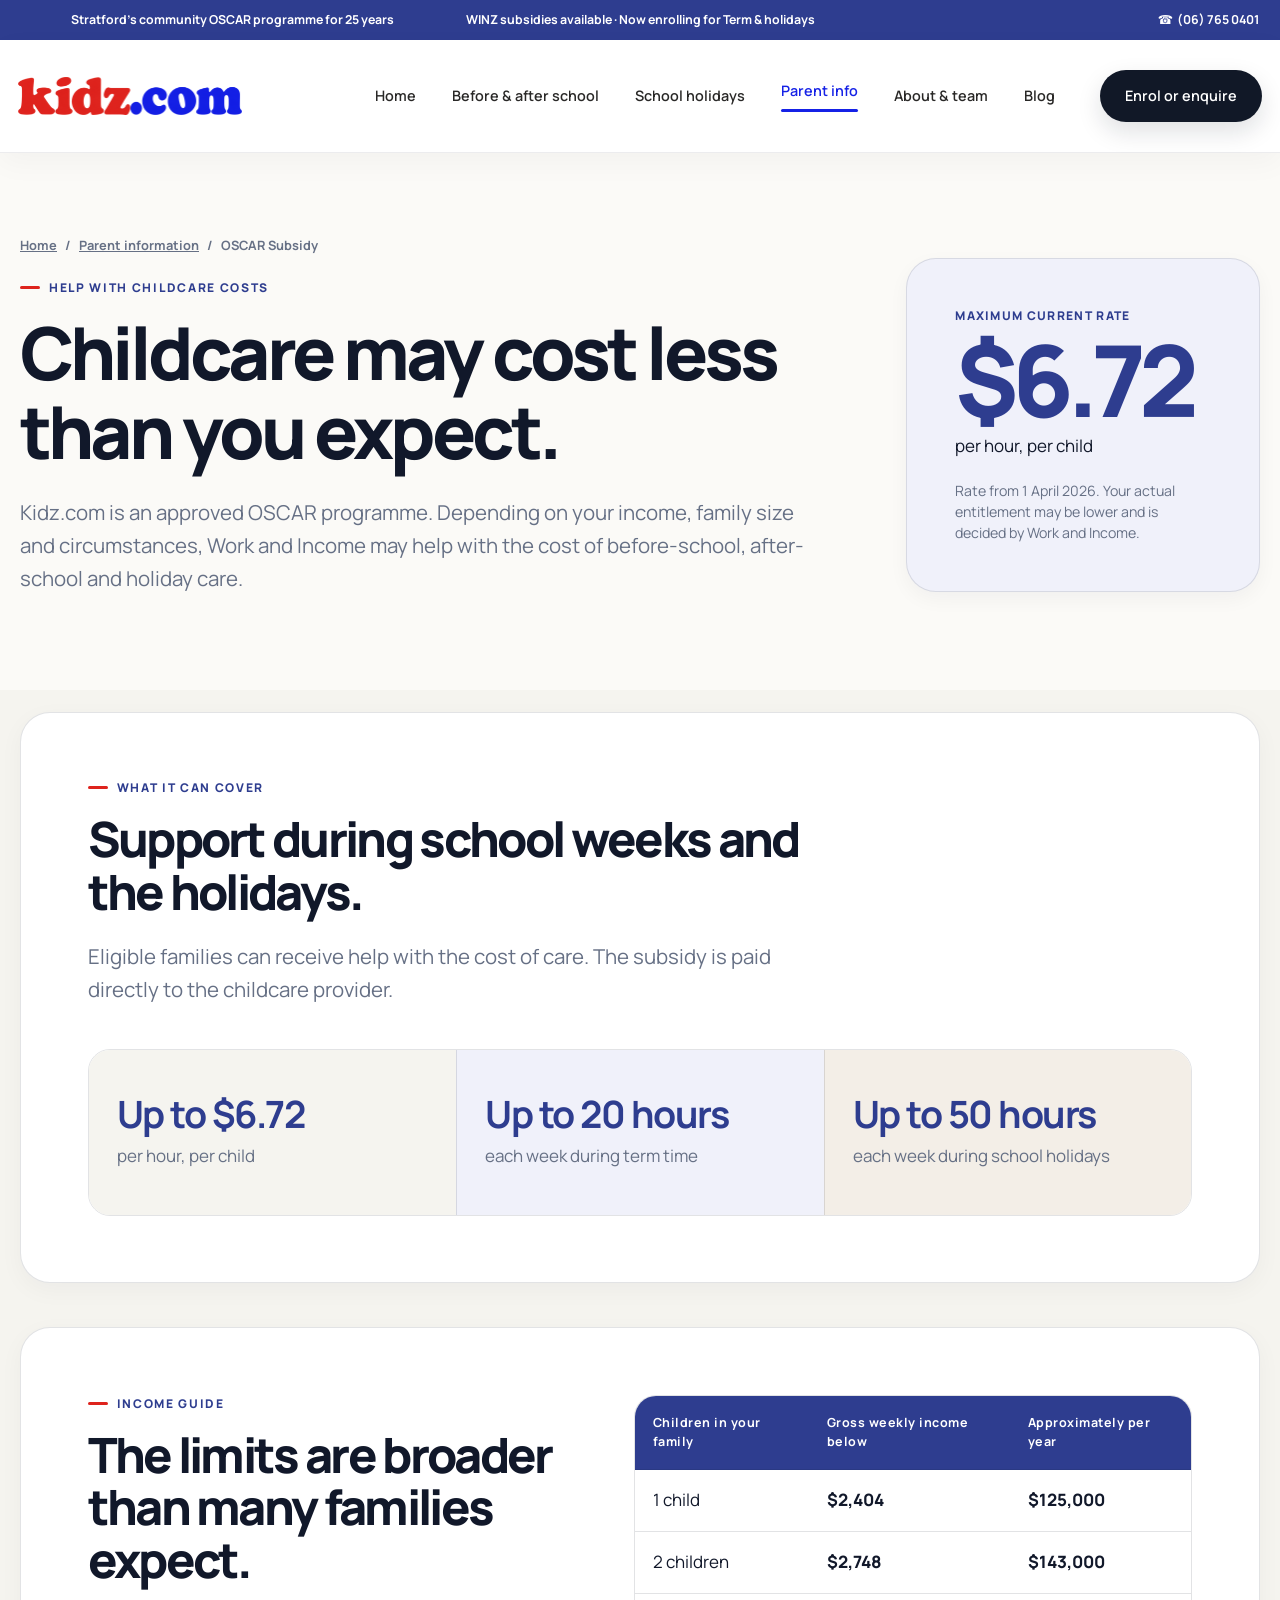
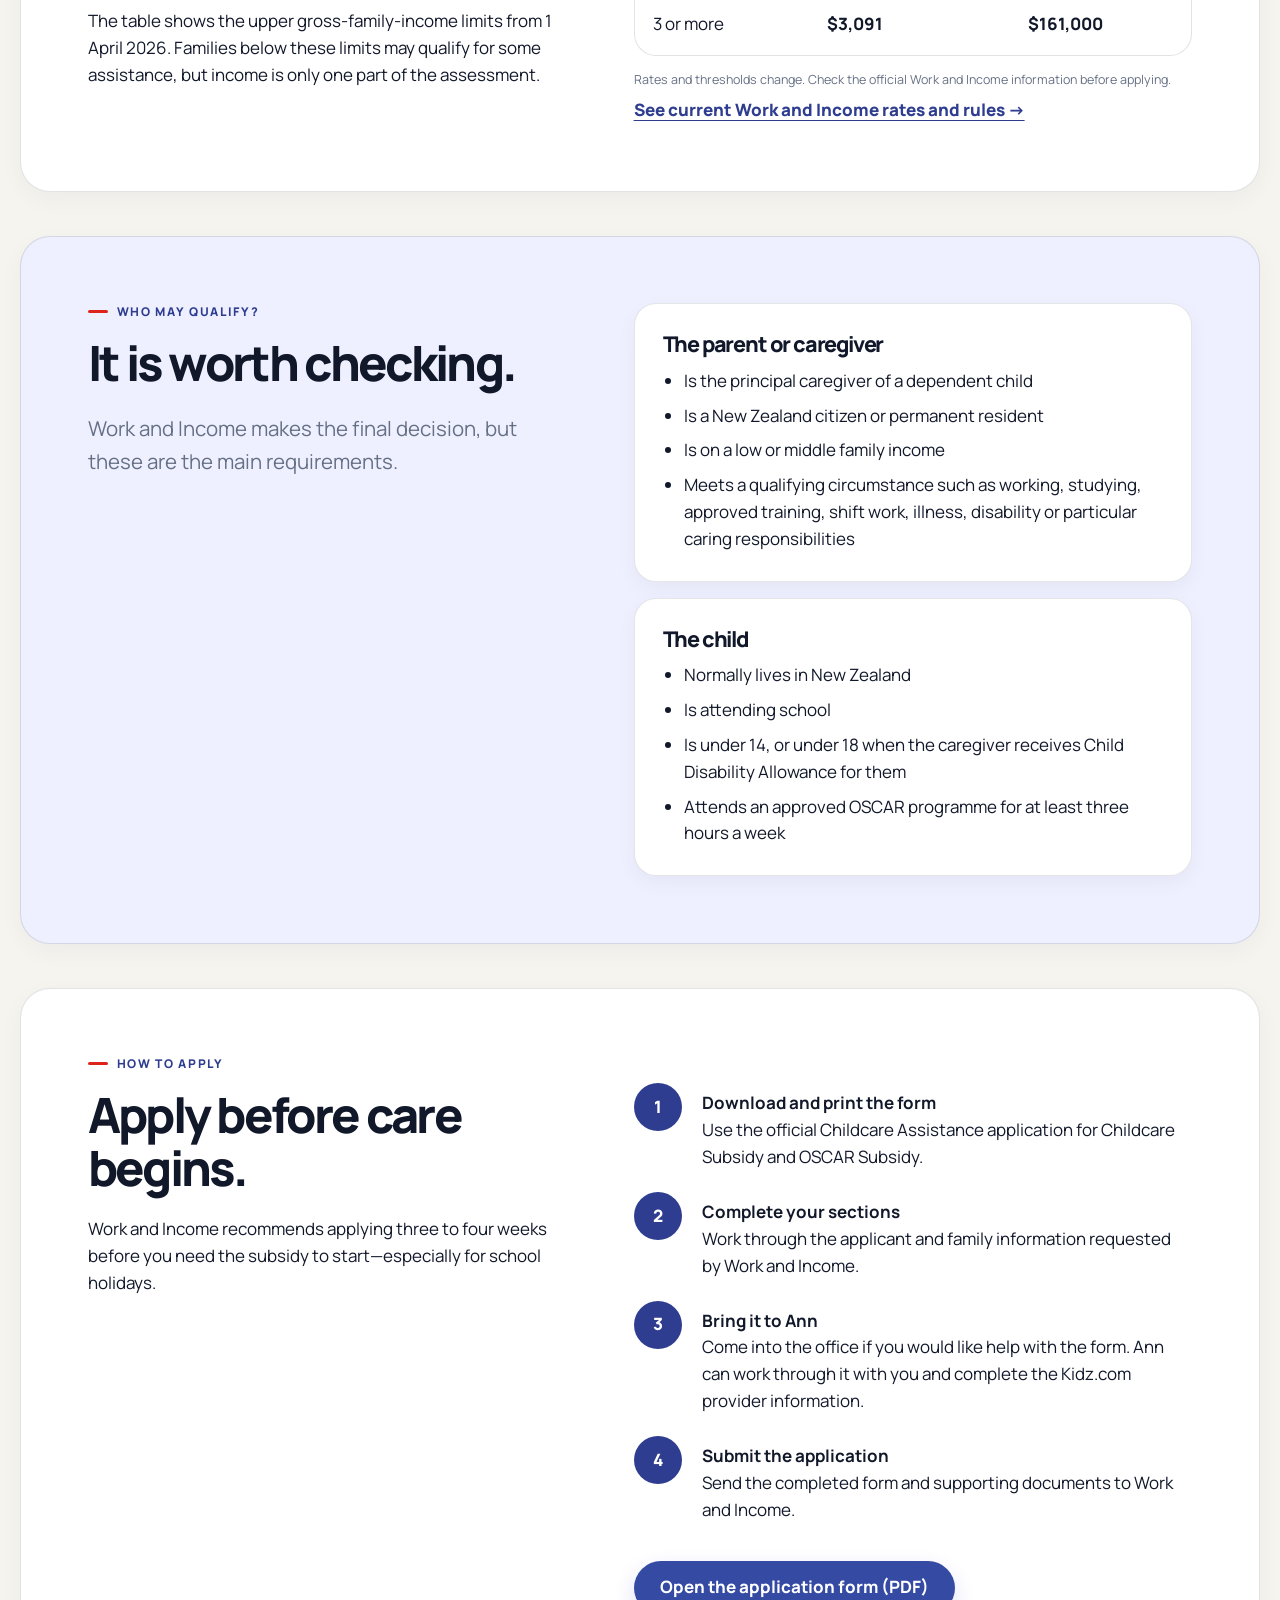
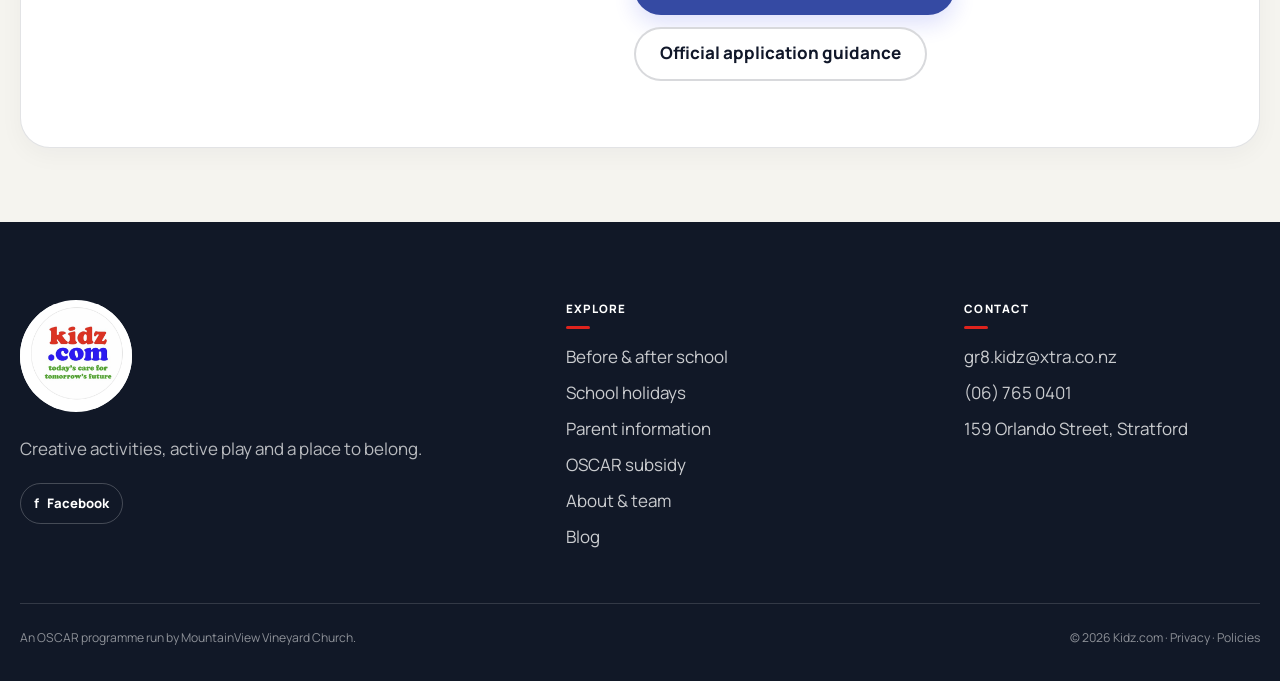
<file: Kidzcom_GitHub_Flat_Fix/oscar-subsidy.html>
<!doctype html>
<html lang="en-NZ">
  <head>
    <meta charset="utf-8" />
    <meta name="viewport" content="width=device-width, initial-scale=1" />
    <meta name="description" content="Learn how the Work and Income OSCAR Subsidy may help with the cost of before-school, after-school and holiday care at Kidz.com in Stratford." />
    <title>OSCAR Subsidy | Kidz.com Stratford</title>
    <link rel="icon" href="favicon.png" type="image/png" />
    <link rel="stylesheet" href="styles.css" />
    <script src="site.js" defer></script>
  </head>
  <body>
    <a class="skip-link" href="#main">Skip to main content</a>

    <header class="site-header">
      <div class="nav-shell">
        <a class="logo" href="index.html" aria-label="Kidz.com home"><img src="kidz-logo-horizontal.png" alt="Kidz.com" /></a>
        <button class="menu-toggle" type="button" data-menu-toggle aria-expanded="false" aria-controls="site-navigation" aria-label="Open menu">☰</button>
        <nav class="site-nav" id="site-navigation" data-site-nav aria-label="Main navigation">
          <a href="index.html">Home</a>
          <a href="programmes.html">Before &amp; after school</a>
          <a href="holidays.html">School holidays</a>
          <a href="parent-info.html" aria-current="page">Parent info</a>
          <a href="about.html">About &amp; team</a>
          <a href="blog.html">Blog</a>
          <a class="nav-cta" href="enrol.html">Enrol or enquire</a>
        </nav>
      </div>
    </header>

    <main id="main">
      <section class="page-hero subsidy-hero">
        <div class="container subsidy-hero-grid">
          <div>
            <div class="breadcrumbs"><a href="index.html">Home</a><span>/</span><a href="parent-info.html">Parent information</a><span>/</span><span>OSCAR Subsidy</span></div>
            <p class="eyebrow">Help with childcare costs</p>
            <h1>Childcare may cost less than you expect.</h1>
            <p class="lead">Kidz.com is an approved OSCAR programme. Depending on your income, family size and circumstances, Work and Income may help with the cost of before-school, after-school and holiday care.</p>
          </div>
          <aside class="subsidy-highlight" aria-label="Maximum OSCAR Subsidy rate">
            <p class="subsidy-highlight-label">Maximum current rate</p>
            <p class="subsidy-highlight-number">$6.72</p>
            <p>per hour, per child</p>
            <small>Rate from 1 April 2026. Your actual entitlement may be lower and is decided by Work and Income.</small>
          </aside>
        </div>
      </section>

      <section class="section section-white">
        <div class="container">
          <div class="section-heading">
            <p class="eyebrow">What it can cover</p>
            <h2>Support during school weeks and the holidays.</h2>
            <p class="lead">Eligible families can receive help with the cost of care. The subsidy is paid directly to the childcare provider.</p>
          </div>
          <div class="subsidy-stats">
            <article><strong>Up to $6.72</strong><span>per hour, per child</span></article>
            <article><strong>Up to 20 hours</strong><span>each week during term time</span></article>
            <article><strong>Up to 50 hours</strong><span>each week during school holidays</span></article>
          </div>
        </div>
      </section>

      <section class="section">
        <div class="container split">
          <div>
            <p class="eyebrow">Income guide</p>
            <h2>The limits are broader than many families expect.</h2>
            <p>The table shows the upper gross-family-income limits from 1 April 2026. Families below these limits may qualify for some assistance, but income is only one part of the assessment.</p>
          </div>
          <div>
            <div class="subsidy-table-wrap">
              <table class="subsidy-table">
                <thead>
                  <tr><th>Children in your family</th><th>Gross weekly income below</th><th>Approximately per year</th></tr>
                </thead>
                <tbody>
                  <tr><td>1 child</td><td>$2,404</td><td>$125,000</td></tr>
                  <tr><td>2 children</td><td>$2,748</td><td>$143,000</td></tr>
                  <tr><td>3 or more</td><td>$3,091</td><td>$161,000</td></tr>
                </tbody>
              </table>
            </div>
            <p class="source-note">Rates and thresholds change. Check the official Work and Income information before applying.</p>
            <a class="card-link" href="https://www.workandincome.govt.nz/products/a-z-benefits/oscar-subsidy.html">See current Work and Income rates and rules →</a>
          </div>
        </div>
      </section>

      <section class="section section-sky">
        <div class="container split">
          <div>
            <p class="eyebrow">Who may qualify?</p>
            <h2>It is worth checking.</h2>
            <p class="lead">Work and Income makes the final decision, but these are the main requirements.</p>
          </div>
          <div class="eligibility-grid">
            <article class="eligibility-card">
              <h3>The parent or caregiver</h3>
              <ul>
                <li>Is the principal caregiver of a dependent child</li>
                <li>Is a New Zealand citizen or permanent resident</li>
                <li>Is on a low or middle family income</li>
                <li>Meets a qualifying circumstance such as working, studying, approved training, shift work, illness, disability or particular caring responsibilities</li>
              </ul>
            </article>
            <article class="eligibility-card">
              <h3>The child</h3>
              <ul>
                <li>Normally lives in New Zealand</li>
                <li>Is attending school</li>
                <li>Is under 14, or under 18 when the caregiver receives Child Disability Allowance for them</li>
                <li>Attends an approved OSCAR programme for at least three hours a week</li>
              </ul>
            </article>
          </div>
        </div>
      </section>

      <section class="section section-white">
        <div class="container split">
          <div>
            <p class="eyebrow">How to apply</p>
            <h2>Apply before care begins.</h2>
            <p>Work and Income recommends applying three to four weeks before you need the subsidy to start—especially for school holidays.</p>
          </div>
          <div>
            <ol class="steps">
              <li><strong>Download and print the form</strong><br />Use the official Childcare Assistance application for Childcare Subsidy and OSCAR Subsidy.</li>
              <li><strong>Complete your sections</strong><br />Work through the applicant and family information requested by Work and Income.</li>
              <li><strong>Bring it to Ann</strong><br />Come into the office if you would like help with the form. Ann can work through it with you and complete the Kidz.com provider information.</li>
              <li><strong>Submit the application</strong><br />Send the completed form and supporting documents to Work and Income.</li>
            </ol>
            <div class="button-row">
              <a class="button" href="https://www.workandincome.govt.nz/assets/documents/forms/childcare-and-oscar-subsidy-application.pdf" target="_blank" rel="noopener">Open the application form (PDF)</a>
              <a class="button button-secondary" href="https://www.workandincome.govt.nz/products/a-z-benefits/oscar-subsidy.html" target="_blank" rel="noopener">Official application guidance</a>
            </div>
          </div>
        </div>
      </section>
    </main>

    <footer class="site-footer">
      <div class="container">
        <div class="footer-grid">
          <div><a class="logo footer-logo" href="index.html" aria-label="Kidz.com home"><img src="kidz-logo.png" alt="Kidz.com — today’s care for tomorrow’s future" /></a><p class="footer-tagline">Creative activities, active play and a place to belong.</p><div class="social-row"><a class="social-link" href="https://www.facebook.com/groups/861718957249443/user/61590671048861" target="_blank" rel="noopener"><span aria-hidden="true">f</span> Facebook</a></div></div>
          <div><p class="footer-title">Explore</p><div class="footer-links"><a href="programmes.html">Before &amp; after school</a><a href="holidays.html">School holidays</a><a href="parent-info.html">Parent information</a><a href="oscar-subsidy.html">OSCAR subsidy</a><a href="about.html">About &amp; team</a><a href="blog.html">Blog</a></div></div>
          <div><p class="footer-title">Contact</p><div class="footer-links"><a href="mailto:gr8.kidz@xtra.co.nz">gr8.kidz@xtra.co.nz</a><a href="tel:+6467650401">(06) 765 0401</a><a href="https://maps.google.com/?q=159+Orlando+Street+Stratford+New+Zealand">159 Orlando Street, Stratford</a></div></div>
        </div>
        <div class="footer-bottom"><span>An OSCAR programme run by MountainView Vineyard Church.</span><span>© <span data-current-year>2026</span> Kidz.com · Privacy · Policies</span></div>
      </div>
    </footer>
  </body>
</html>
</file>
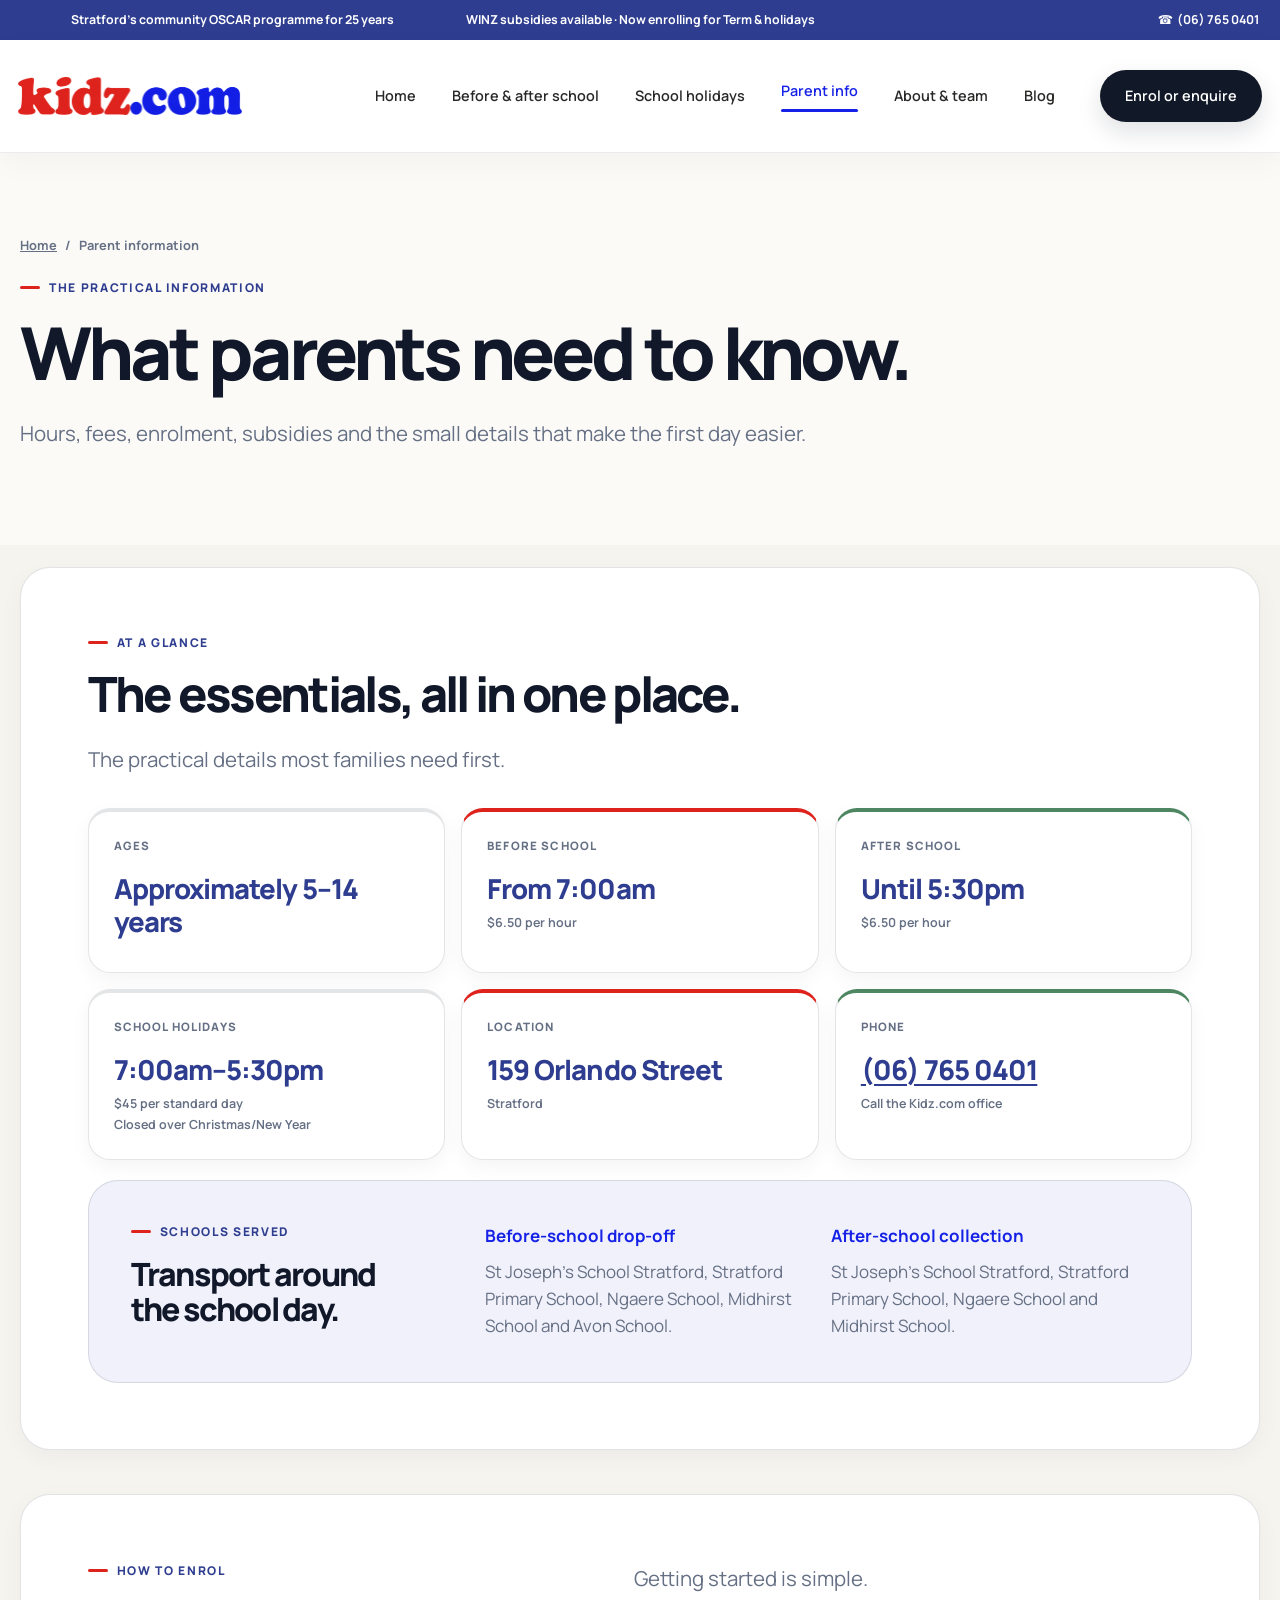
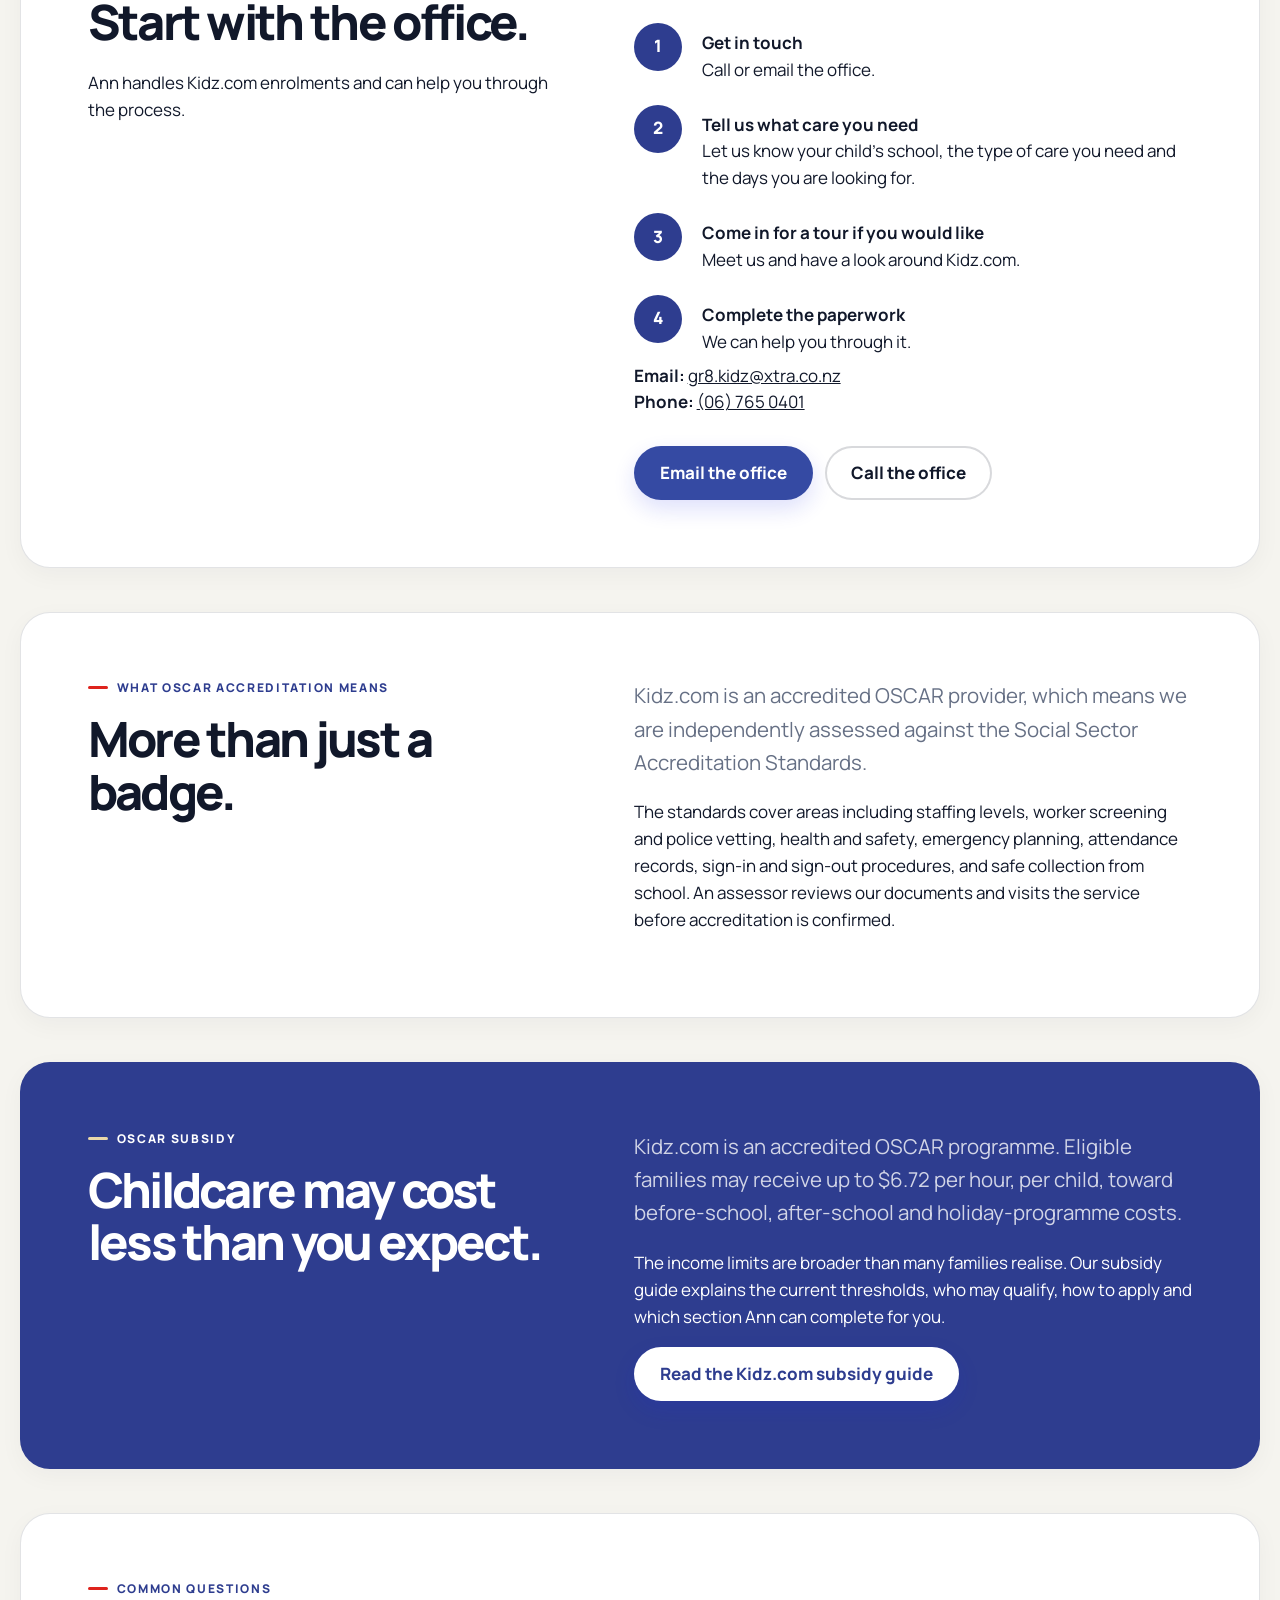
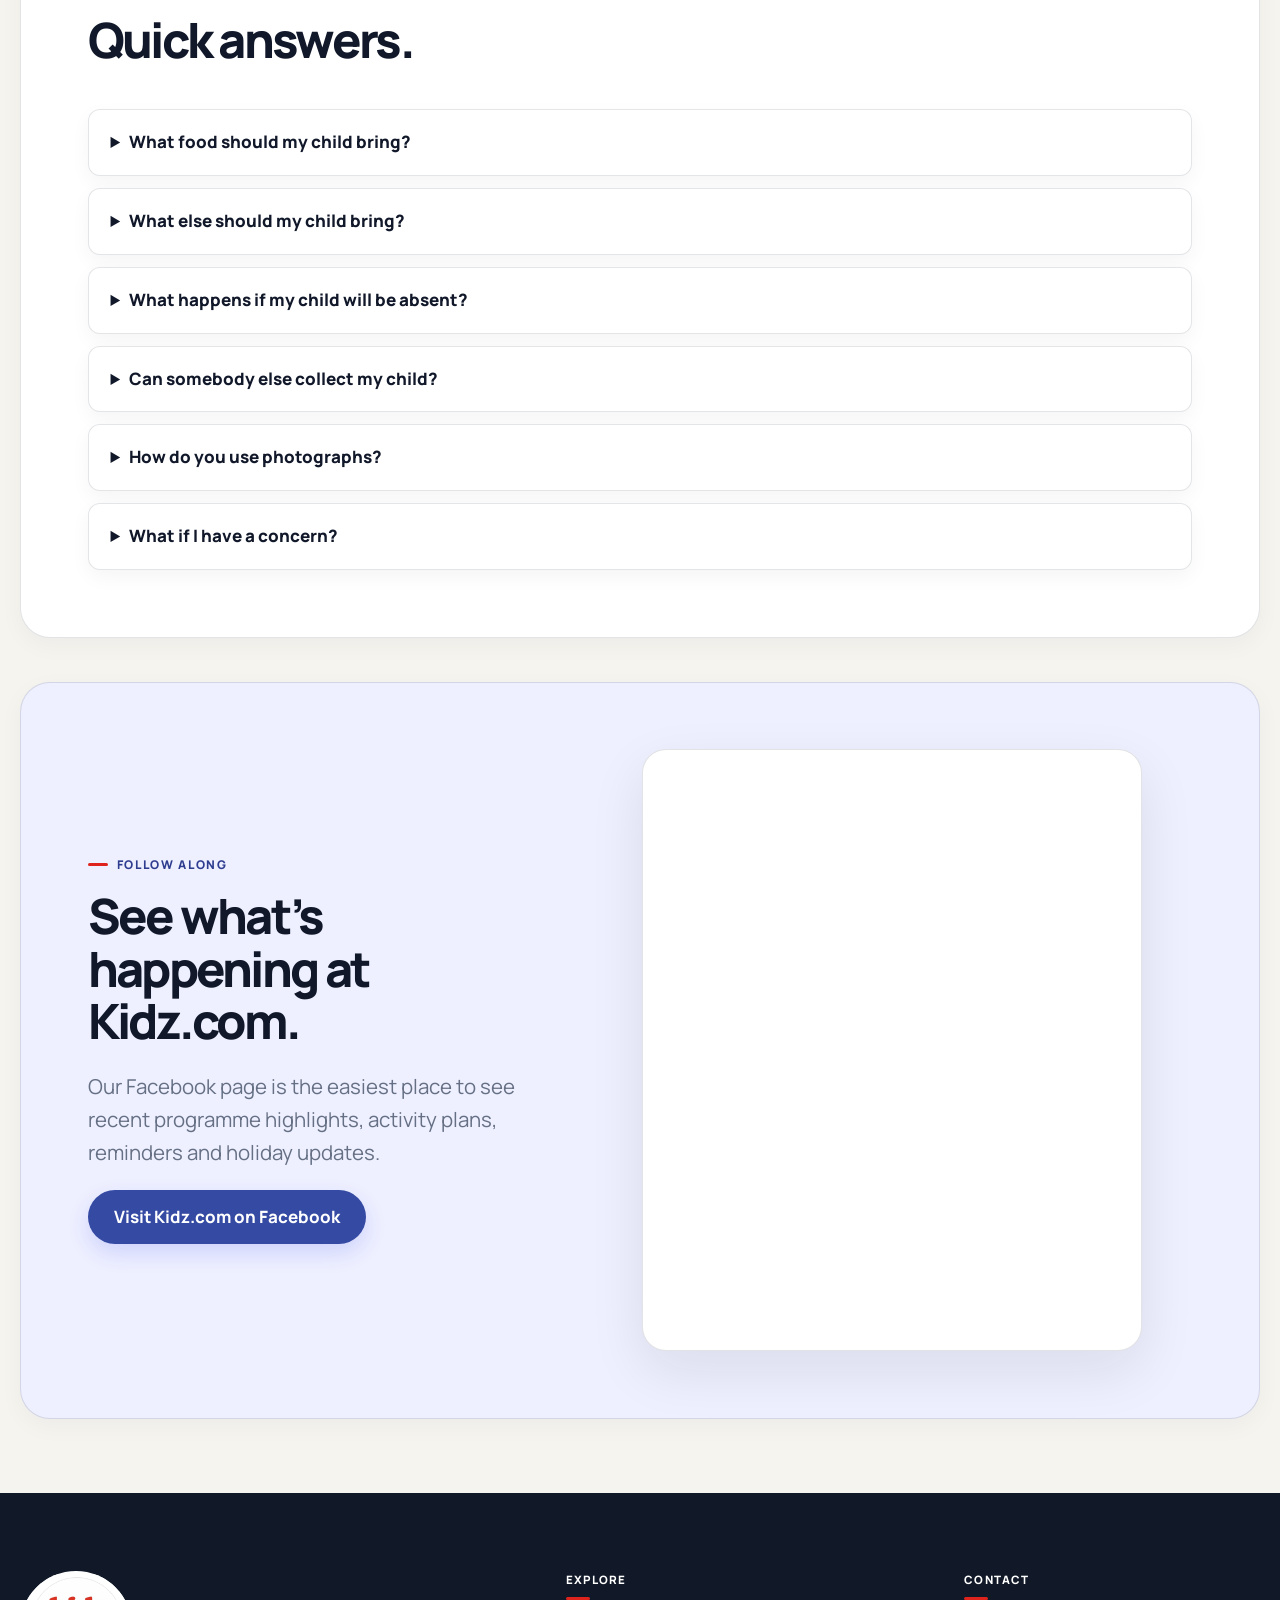
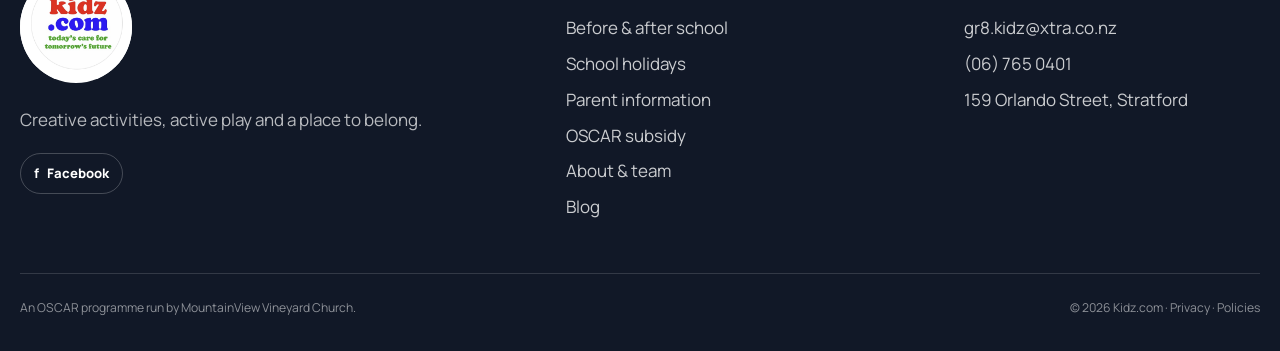
<file: Kidzcom_GitHub_Flat_Fix/parent-info.html>
<!doctype html>
<html lang="en-NZ">
  <head>
    <meta charset="utf-8" />
    <meta name="viewport" content="width=device-width, initial-scale=1" />
    <meta name="description" content="Kidz.com hours, fees, OSCAR subsidy information and enrolment details." />
    <title>Parent Information | Kidz.com Stratford</title>
    <link rel="icon" href="favicon.png" type="image/png" />
    <link rel="stylesheet" href="styles.css" />
    <script src="site.js" defer></script>
  </head>
  <body>
    <a class="skip-link" href="#main">Skip to main content</a>
    <header class="site-header"><div class="nav-shell"><a class="logo" href="index.html" aria-label="Kidz.com home"><img src="kidz-logo-horizontal.png" alt="Kidz.com" /></a><button class="menu-toggle" type="button" data-menu-toggle aria-expanded="false" aria-controls="site-navigation" aria-label="Open menu">☰</button><nav class="site-nav" id="site-navigation" data-site-nav aria-label="Main navigation"><a href="index.html">Home</a><a href="programmes.html">Before &amp; after school</a><a href="holidays.html">School holidays</a><a href="parent-info.html" aria-current="page">Parent info</a><a href="about.html">About &amp; team</a><a href="blog.html">Blog</a>
          <a class="nav-cta" href="enrol.html">Enrol or enquire</a></nav></div></header>

    <main id="main">
      <section class="page-hero"><div class="container"><div class="breadcrumbs"><a href="index.html">Home</a><span>/</span><span>Parent information</span></div><p class="eyebrow">The practical information</p><h1>What parents need to know.</h1><p class="lead">Hours, fees, enrolment, subsidies and the small details that make the first day easier.</p></div></section>

      <section class="section section-white"><div class="container"><div class="section-heading parent-glance-heading"><p class="eyebrow">At a glance</p><h2>The essentials, all in one place.</h2><p class="lead">The practical details most families need first.</p></div><dl class="quick-facts-grid"><div class="quick-fact"><dt>Ages</dt><dd>Approximately 5–14 years</dd></div><div class="quick-fact"><dt>Before school</dt><dd>From 7:00am<small>$6.50 per hour</small></dd></div><div class="quick-fact"><dt>After school</dt><dd>Until 5:30pm<small>$6.50 per hour</small></dd></div><div class="quick-fact"><dt>School holidays</dt><dd>7:00am–5:30pm<small>$45 per standard day</small><small>Closed over Christmas/New Year</small></dd></div><div class="quick-fact"><dt>Location</dt><dd>159 Orlando Street<small>Stratford</small></dd></div><div class="quick-fact"><dt>Phone</dt><dd><a href="tel:+6467650401">(06) 765 0401</a><small>Call the Kidz.com office</small></dd></div></dl><div class="schools-served"><div><p class="eyebrow">Schools served</p><h3>Transport around the school day.</h3></div><div class="schools-served-grid"><div><strong>Before-school drop-off</strong><p>St Joseph’s School Stratford, Stratford Primary School, Ngaere School, Midhirst School and Avon School.</p></div><div><strong>After-school collection</strong><p>St Joseph’s School Stratford, Stratford Primary School, Ngaere School and Midhirst School.</p></div></div></div></div></section>

      <section class="section" id="enrol"><div class="container split"><div><p class="eyebrow">How to enrol</p><h2>Start with the office.</h2><p>Ann handles Kidz.com enrolments and can help you through the process.</p></div><div><p class="lead">Getting started is simple.</p><ol class="steps"><li><strong>Get in touch</strong><br />Call or email the office.</li><li><strong>Tell us what care you need</strong><br />Let us know your child’s school, the type of care you need and the days you are looking for.</li><li><strong>Come in for a tour if you would like</strong><br />Meet us and have a look around Kidz.com.</li><li><strong>Complete the paperwork</strong><br />We can help you through it.</li></ol><p><strong>Email:</strong> <a href="mailto:gr8.kidz@xtra.co.nz">gr8.kidz@xtra.co.nz</a><br /><strong>Phone:</strong> <a href="tel:+6467650401">(06) 765 0401</a></p><div class="button-row"><a class="button" href="mailto:gr8.kidz@xtra.co.nz?subject=Kidz.com%20enrolment%20enquiry">Email the office</a><a class="button button-secondary" href="tel:+6467650401">Call the office</a></div></div></div></section>

      <section class="section section-white"><div class="container split"><div><p class="eyebrow">What OSCAR accreditation means</p><h2>More than just a badge.</h2></div><div><p class="lead">Kidz.com is an accredited OSCAR provider, which means we are independently assessed against the Social Sector Accreditation Standards.</p><p>The standards cover areas including staffing levels, worker screening and police vetting, health and safety, emergency planning, attendance records, sign-in and sign-out procedures, and safe collection from school. An assessor reviews our documents and visits the service before accreditation is confirmed.</p></div></div></section>

      <section class="section section-purple"><div class="container split"><div><p class="eyebrow">OSCAR subsidy</p><h2>Childcare may cost less than you expect.</h2></div><div><p class="lead">Kidz.com is an accredited OSCAR programme. Eligible families may receive up to $6.72 per hour, per child, toward before-school, after-school and holiday-programme costs.</p><p>The income limits are broader than many families realise. Our subsidy guide explains the current thresholds, who may qualify, how to apply and which section Ann can complete for you.</p><a class="button" href="oscar-subsidy.html">Read the Kidz.com subsidy guide</a></div></div></section>

      <section class="section"><div class="container"><div class="section-heading"><p class="eyebrow">Common questions</p><h2>Quick answers.</h2></div><div class="faq-list"><details><summary>What food should my child bring?</summary><p>We provide afternoon tea during the after-school programme. On school-holiday days we provide morning tea and afternoon tea; please send your child with a packed lunch and a named drink bottle.</p></details><details><summary>What else should my child bring?</summary><p>Please bring suitable clothing and sun protection. We will let you know if anything extra is needed for a particular holiday activity or trip.</p></details><details><summary>What happens if my child will be absent?</summary><p>If your child is booked and won’t be coming, please tell us before school finishes because our team will otherwise be expecting to collect them.</p></details><details><summary>Can somebody else collect my child?</summary><p>Only authorised collectors can collect a child. Please contact us before collection arrangements change.</p></details><details><summary>How do you use photographs?</summary><p>We follow the photograph permissions recorded for each child. We will not knowingly use an identifiable photograph outside those permissions.</p></details><details><summary>What if I have a concern?</summary><p>Please talk with us. We will listen, clarify what has happened and explain what we can do next. If we need time to look into something properly, we will tell you when you can expect to hear back.</p></details></div></div></section>

      <section class="section section-sky"><div class="container facebook-panel"><div><p class="eyebrow">Follow along</p><h2>See what’s happening at Kidz.com.</h2><p class="lead">Our Facebook page is the easiest place to see recent programme highlights, activity plans, reminders and holiday updates.</p><a class="button" href="https://www.facebook.com/people/Kidzcom-Stratford-After-School-and-Holiday-Care/61590671048861/" target="_blank" rel="noopener">Visit Kidz.com on Facebook</a></div><div class="facebook-embed"><iframe title="Kidz.com Facebook updates" src="https://www.facebook.com/plugins/page.php?href=https%3A%2F%2Fwww.facebook.com%2Fprofile.php%3Fid%3D61590671048861&amp;tabs=timeline&amp;width=500&amp;height=600&amp;small_header=false&amp;adapt_container_width=true&amp;hide_cover=false&amp;show_facepile=true" width="500" height="600" loading="lazy" allow="autoplay; clipboard-write; encrypted-media; picture-in-picture; web-share"></iframe></div></div></section>
    </main>

    <footer class="site-footer"><div class="container"><div class="footer-grid"><div><a class="logo footer-logo" href="index.html" aria-label="Kidz.com home"><img src="kidz-logo.png" alt="Kidz.com — today’s care for tomorrow’s future" /></a><p class="footer-tagline">Creative activities, active play and a place to belong.</p><div class="social-row"><a class="social-link" href="https://www.facebook.com/groups/861718957249443/user/61590671048861" target="_blank" rel="noopener"><span aria-hidden="true">f</span> Facebook</a></div></div><div><p class="footer-title">Explore</p><div class="footer-links"><a href="programmes.html">Before &amp; after school</a><a href="holidays.html">School holidays</a><a href="parent-info.html">Parent information</a><a href="oscar-subsidy.html">OSCAR subsidy</a><a href="about.html">About &amp; team</a><a href="blog.html">Blog</a></div></div><div><p class="footer-title">Contact</p><div class="footer-links"><a href="mailto:gr8.kidz@xtra.co.nz">gr8.kidz@xtra.co.nz</a><a href="tel:+6467650401">(06) 765 0401</a><a href="https://maps.google.com/?q=159+Orlando+Street+Stratford+New+Zealand">159 Orlando Street, Stratford</a></div></div></div><div class="footer-bottom"><span>An OSCAR programme run by MountainView Vineyard Church.</span><span>© <span data-current-year>2026</span> Kidz.com · Privacy · Policies</span></div></div></footer>
  </body>
</html>
</file>
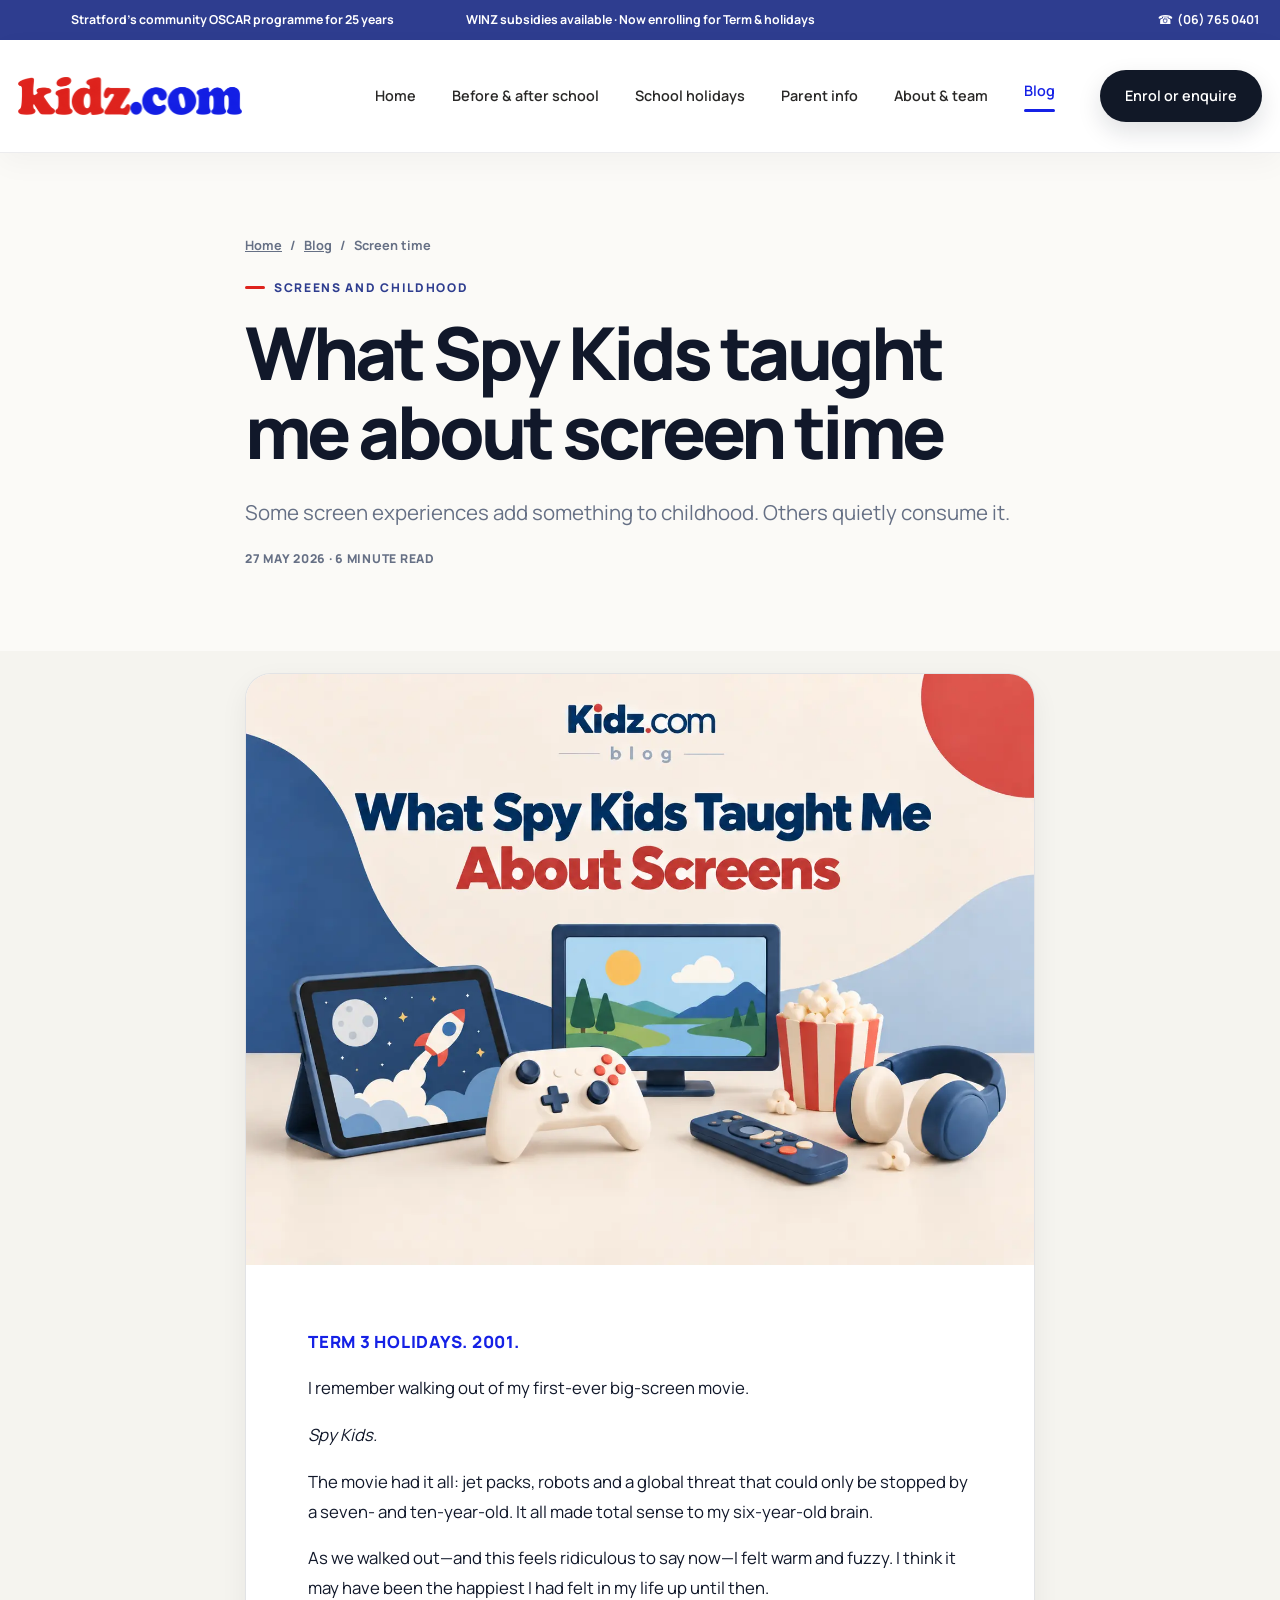
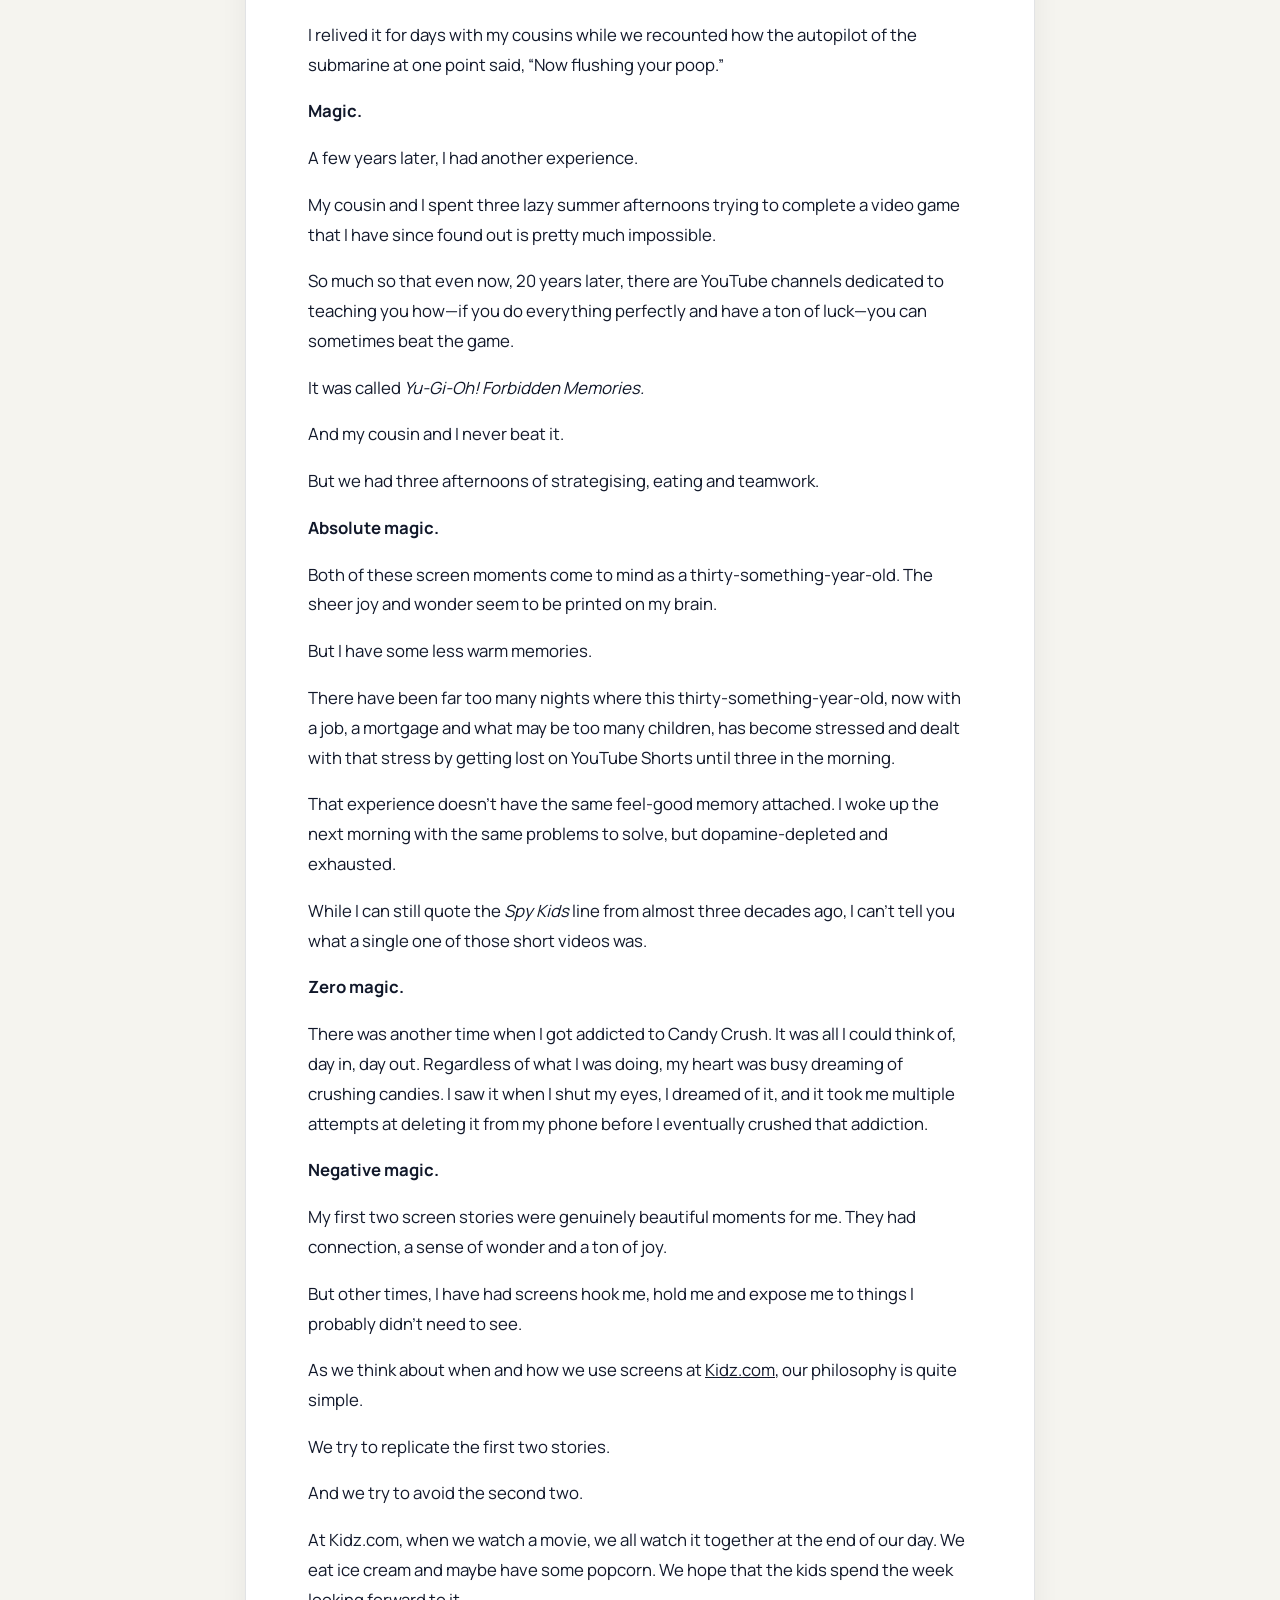
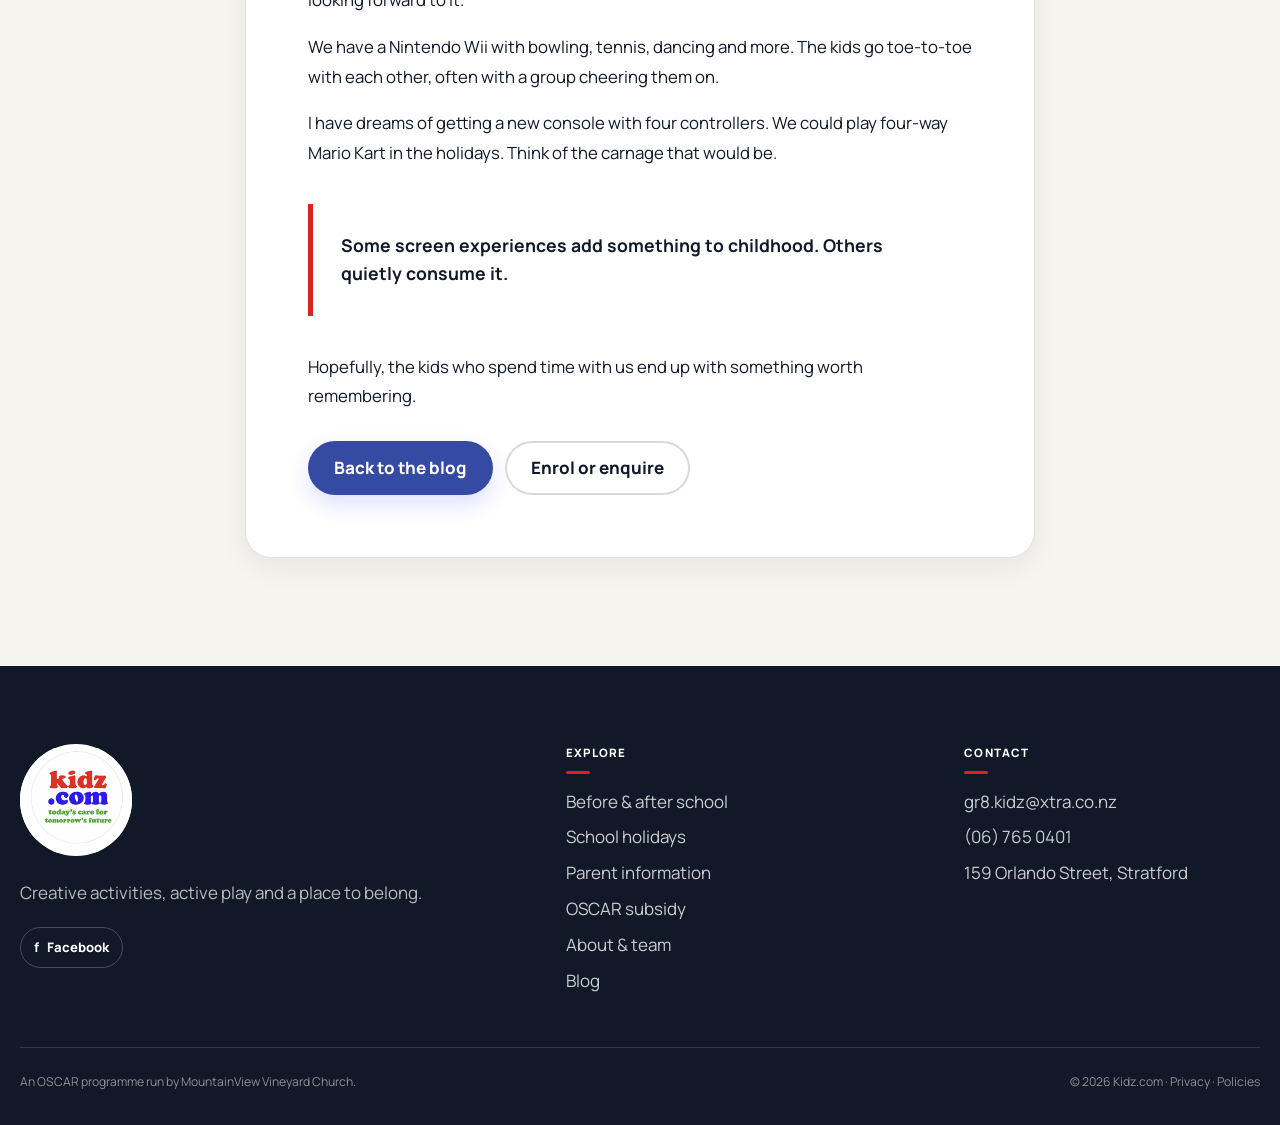
<file: Kidzcom_GitHub_Flat_Fix/what-spy-kids-taught-me-about-screen-time.html>
<!doctype html>
<html lang="en-NZ">
  <head>
    <meta charset="utf-8" />
    <meta name="viewport" content="width=device-width, initial-scale=1" />
    <meta name="description" content="A Kidz.com reflection on the difference between shared, memorable screen experiences and screens that quietly consume childhood." />
    <title>What Spy Kids Taught Me About Screen Time | Kidz.com</title>
    <link rel="icon" href="favicon.png" type="image/png" />
    <link rel="stylesheet" href="styles.css" />
    <script src="site.js" defer></script>
  </head>
  <body>
    <a class="skip-link" href="#main">Skip to main content</a>
    <header class="site-header"><div class="nav-shell"><a class="logo" href="index.html" aria-label="Kidz.com home"><img src="kidz-logo-horizontal.png" alt="Kidz.com" /></a><button class="menu-toggle" type="button" data-menu-toggle aria-expanded="false" aria-controls="site-navigation" aria-label="Open menu">☰</button><nav class="site-nav" id="site-navigation" data-site-nav aria-label="Main navigation"><a href="index.html">Home</a><a href="programmes.html">Before &amp; after school</a><a href="holidays.html">School holidays</a><a href="parent-info.html">Parent info</a><a href="about.html">About &amp; team</a><a href="blog.html" aria-current="page">Blog</a><a class="nav-cta" href="enrol.html">Enrol or enquire</a></nav></div></header>

    <main id="main">
      <article class="article">
        <header class="page-hero section-sky"><div class="narrow"><div class="breadcrumbs"><a href="index.html">Home</a><span>/</span><a href="blog.html">Blog</a><span>/</span><span>Screen time</span></div><p class="eyebrow">Screens and childhood</p><h1>What Spy Kids taught me about screen time</h1><p class="lead">Some screen experiences add something to childhood. Others quietly consume it.</p><p class="post-meta"><time datetime="2026-05-27">27 May 2026</time> · 6 minute read</p></div></header>

        <div class="article-shell narrow">
          <figure class="article-feature"><img src="blog-spy-kids-screens.webp" alt="Kidz.com blog artwork showing a tablet, television, game controller, popcorn and headphones" /></figure>
          <div class="article-copy">
            <p class="article-kicker">Term 3 holidays. 2001.</p>
            <p>I remember walking out of my first-ever big-screen movie.</p>
            <p><em>Spy Kids.</em></p>
            <p>The movie had it all: jet packs, robots and a global threat that could only be stopped by a seven- and ten-year-old. It all made total sense to my six-year-old brain.</p>
            <p>As we walked out—and this feels ridiculous to say now—I felt warm and fuzzy. I think it may have been the happiest I had felt in my life up until then.</p>
            <p>I relived it for days with my cousins while we recounted how the autopilot of the submarine at one point said, “Now flushing your poop.”</p>
            <p><strong>Magic.</strong></p>

            <p>A few years later, I had another experience.</p>
            <p>My cousin and I spent three lazy summer afternoons trying to complete a video game that I have since found out is pretty much impossible.</p>
            <p>So much so that even now, 20 years later, there are YouTube channels dedicated to teaching you how—if you do everything perfectly and have a ton of luck—you can sometimes beat the game.</p>
            <p>It was called <em>Yu-Gi-Oh! Forbidden Memories.</em></p>
            <p>And my cousin and I never beat it.</p>
            <p>But we had three afternoons of strategising, eating and teamwork.</p>
            <p><strong>Absolute magic.</strong></p>

            <p>Both of these screen moments come to mind as a thirty-something-year-old. The sheer joy and wonder seem to be printed on my brain.</p>
            <p>But I have some less warm memories.</p>
            <p>There have been far too many nights where this thirty-something-year-old, now with a job, a mortgage and what may be too many children, has become stressed and dealt with that stress by getting lost on YouTube Shorts until three in the morning.</p>
            <p>That experience doesn’t have the same feel-good memory attached. I woke up the next morning with the same problems to solve, but dopamine-depleted and exhausted.</p>
            <p>While I can still quote the <em>Spy Kids</em> line from almost three decades ago, I can’t tell you what a single one of those short videos was.</p>
            <p><strong>Zero magic.</strong></p>

            <p>There was another time when I got addicted to Candy Crush. It was all I could think of, day in, day out. Regardless of what I was doing, my heart was busy dreaming of crushing candies. I saw it when I shut my eyes, I dreamed of it, and it took me multiple attempts at deleting it from my phone before I eventually crushed that addiction.</p>
            <p><strong>Negative magic.</strong></p>

            <p>My first two screen stories were genuinely beautiful moments for me. They had connection, a sense of wonder and a ton of joy.</p>
            <p>But other times, I have had screens hook me, hold me and expose me to things I probably didn’t need to see.</p>
            <p>As we think about when and how we use screens at <a href="index.html">Kidz.com</a>, our philosophy is quite simple.</p>
            <p>We try to replicate the first two stories.</p>
            <p>And we try to avoid the second two.</p>

            <p>At Kidz.com, when we watch a movie, we all watch it together at the end of our day. We eat ice cream and maybe have some popcorn. We hope that the kids spend the week looking forward to it.</p>
            <p>We have a Nintendo Wii with bowling, tennis, dancing and more. The kids go toe-to-toe with each other, often with a group cheering them on.</p>
            <p>I have dreams of getting a new console with four controllers. We could play four-way Mario Kart in the holidays. Think of the carnage that would be.</p>

            <div class="article-callout">Some screen experiences add something to childhood. Others quietly consume it.</div>
            <p>Hopefully, the kids who spend time with us end up with something worth remembering.</p>
            <div class="button-row"><a class="button" href="blog.html">Back to the blog</a><a class="button button-secondary" href="enrol.html">Enrol or enquire</a></div>
          </div>
        </div>
      </article>
    </main>

    <footer class="site-footer"><div class="container"><div class="footer-grid"><div><a class="logo footer-logo" href="index.html" aria-label="Kidz.com home"><img src="kidz-logo.png" alt="Kidz.com — today’s care for tomorrow’s future" /></a><p class="footer-tagline">Creative activities, active play and a place to belong.</p><div class="social-row"><a class="social-link" href="https://www.facebook.com/groups/861718957249443/user/61590671048861" target="_blank" rel="noopener"><span aria-hidden="true">f</span> Facebook</a></div></div><div><p class="footer-title">Explore</p><div class="footer-links"><a href="programmes.html">Before &amp; after school</a><a href="holidays.html">School holidays</a><a href="parent-info.html">Parent information</a><a href="oscar-subsidy.html">OSCAR subsidy</a><a href="about.html">About &amp; team</a><a href="blog.html">Blog</a></div></div><div><p class="footer-title">Contact</p><div class="footer-links"><a href="mailto:gr8.kidz@xtra.co.nz">gr8.kidz@xtra.co.nz</a><a href="tel:+6467650401">(06) 765 0401</a><a href="https://maps.google.com/?q=159+Orlando+Street+Stratford+New+Zealand">159 Orlando Street, Stratford</a></div></div></div><div class="footer-bottom"><span>An OSCAR programme run by MountainView Vineyard Church.</span><span>© <span data-current-year>2026</span> Kidz.com · Privacy · Policies</span></div></div></footer>
  </body>
</html>
</file>
<file: Kidzcom_GitHub_Flat_Fix/styles.css>
@import url("https://fonts.googleapis.com/css2?family=Manrope:wght@400;500;600;700;800&display=swap");

:root {
  --ink: #11182a;
  --ink-soft: #667085;
  --brand-blue: #1521e6;
  --brand-blue-deep: #2e3d8f;
  --brand-blue-mid: #354aa3;
  --brand-blue-soft: #eef0ff;
  --brand-red: #de231d;
  --brand-red-deep: #bd3933;
  --brand-red-soft: #fff0ee;
  --navy: var(--brand-blue-deep);
  --navy-dark: #111827;
  --cream: #f5f4ef;
  --paper: #ffffff;
  --mist: #f0f1fa;
  --sand: #e9dfcf;
  --red: var(--brand-red-deep);
  --blue: var(--brand-blue-mid);
  --green: #4d8661;
  --purple: var(--navy);
  --purple-dark: var(--navy-dark);
  --yellow: #ead8a9;
  --coral: var(--red);
  --teal: var(--green);
  --sky: var(--mist);
  --line: rgba(17, 24, 42, 0.12);
  --line-strong: rgba(17, 24, 42, 0.22);
  --shadow: 0 20px 55px rgba(17, 24, 42, 0.09);
  --radius-sm: 14px;
  --radius: 22px;
  --radius-lg: 30px;
  --max: 1520px;
}

* { box-sizing: border-box; }
html { scroll-behavior: smooth; }

body {
  margin: 0;
  color: var(--ink);
  background: var(--cream);
  font-family: "Manrope", Aptos, ui-sans-serif, system-ui, -apple-system, BlinkMacSystemFont, "Segoe UI", sans-serif;
  font-size: 17px;
  line-height: 1.65;
}

img { display: block; max-width: 100%; }
a { color: inherit; }
button, input, textarea, select { font: inherit; }

:focus-visible {
  outline: 3px solid rgba(48, 56, 216, 0.32);
  outline-offset: 4px;
}

.skip-link {
  position: fixed;
  top: 10px;
  left: 10px;
  z-index: 1000;
  padding: 10px 16px;
  border-radius: 999px;
  background: var(--ink);
  color: white;
  transform: translateY(-140%);
  transition: transform 180ms ease;
}

.skip-link:focus { transform: translateY(0); }

.site-alert {
  padding: 8px 18px;
  background: var(--navy);
  color: white;
  text-align: center;
  font-size: 0.86rem;
  font-weight: 700;
}

.site-alert a { text-underline-offset: 3px; }

.site-header {
  position: sticky;
  top: 0;
  z-index: 100;
  border-bottom: 1px solid var(--line);
  background: rgba(255, 255, 255, 0.96);
  backdrop-filter: blur(14px);
}

.nav-shell {
  display: flex;
  width: min(calc(100% - 36px), var(--max));
  min-height: 92px;
  margin: 0 auto;
  align-items: center;
  justify-content: space-between;
  gap: 24px;
}

.logo {
  display: inline-flex;
  flex: 0 0 auto;
  align-items: center;
  color: var(--ink);
  font-size: 1.35rem;
  font-weight: 900;
  letter-spacing: -0.04em;
  text-decoration: none;
}

.logo img {
  width: 78px;
  height: 78px;
  border-radius: 50%;
  object-fit: contain;
}

.logo-dot { color: var(--brand-red); }
.logo-com { color: var(--brand-blue); }

.site-nav {
  display: flex;
  align-items: center;
  gap: 2px;
}

.site-nav a {
  padding: 10px 11px;
  border-radius: 8px;
  font-size: 0.88rem;
  font-weight: 700;
  text-decoration: none;
}

.site-nav a:hover,
.site-nav a[aria-current="page"] {
  background: var(--mist);
  color: var(--navy-dark);
}

.site-nav .nav-cta {
  margin-left: 8px;
  padding-inline: 17px;
  border-radius: 999px;
  background: var(--navy);
  color: white;
}

.site-nav .nav-cta:hover { background: var(--navy-dark); color: white; }

.menu-toggle {
  display: none;
  width: 46px;
  height: 46px;
  border: 1px solid var(--line);
  border-radius: 50%;
  background: var(--paper);
  color: var(--ink);
  cursor: pointer;
}

.container { width: min(calc(100% - 40px), var(--max)); margin: 0 auto; }
.narrow { width: min(calc(100% - 40px), 790px); margin: 0 auto; }
.section { position: relative; padding: 92px 0; }
.section-sm { padding: 56px 0; }
.section-white { background: var(--paper); }
.section-sky { background: var(--mist); }
.section-coral { background: #f4eee7; }

.section-purple {
  overflow: hidden;
  background: var(--navy);
  color: white;
}

.eyebrow {
  margin: 0 0 15px;
  color: var(--navy);
  font-size: 0.75rem;
  font-weight: 850;
  letter-spacing: 0.14em;
  text-transform: uppercase;
}

.eyebrow::before {
  display: inline-block;
  width: 20px;
  height: 3px;
  margin: 0 9px 3px 0;
  border-radius: 2px;
  background: var(--brand-red);
  content: "";
}

.section-purple .eyebrow { color: white; }
.section-purple .eyebrow::before { background: var(--yellow); }

h1, h2, h3 {
  margin-top: 0;
  color: inherit;
  font-family: "Manrope", Aptos, ui-sans-serif, system-ui, -apple-system, BlinkMacSystemFont, "Segoe UI", sans-serif;
  line-height: 1.08;
  letter-spacing: -0.045em;
}

h1 { max-width: 840px; margin-bottom: 25px; font-size: clamp(3rem, 6vw, 5.35rem); font-weight: 820; }
h2 { margin-bottom: 22px; font-size: clamp(2.1rem, 4vw, 3.45rem); font-weight: 790; }
h3 { margin-bottom: 12px; font-size: 1.35rem; font-weight: 790; }
p { margin-top: 0; }

.lead {
  max-width: 720px;
  color: var(--ink-soft);
  font-size: clamp(1.06rem, 2vw, 1.28rem);
  line-height: 1.58;
}

.section-purple .lead,
.section-purple .muted { color: rgba(255, 255, 255, 0.78); }
.muted { color: var(--ink-soft); }

.button-row { display: flex; flex-wrap: wrap; gap: 12px; margin-top: 30px; }

.button {
  display: inline-flex;
  min-height: 50px;
  padding: 12px 20px;
  align-items: center;
  justify-content: center;
  gap: 9px;
  border: 2px solid transparent;
  border-radius: 999px;
  background: var(--navy);
  color: white;
  font-weight: 800;
  line-height: 1.2;
  text-decoration: none;
  transition: transform 160ms ease, background 160ms ease, box-shadow 160ms ease;
}

.button:hover {
  transform: translateY(-2px);
  background: var(--navy-dark);
  box-shadow: 0 10px 24px rgba(15, 41, 53, 0.18);
}

.button-secondary { border-color: var(--line-strong); background: transparent; color: var(--ink); }
.button-secondary:hover { background: var(--paper); }
.hero .button-primary { min-height: 54px; padding-inline: 25px; box-shadow: 0 12px 28px rgba(15, 41, 53, .2); }
.section-purple .button { background: white; color: var(--navy); }
.section-purple .button-secondary { border-color: rgba(255,255,255,.4); color: white; }

.hero { overflow: hidden; padding: 78px 0 72px; background: var(--paper); }

.hero-grid {
  display: grid;
  grid-template-columns: minmax(0, 0.92fr) minmax(420px, 1.08fr);
  align-items: center;
  gap: clamp(44px, 7vw, 86px);
}

.hero h1 { font-size: clamp(3.1rem, 6.2vw, 5.65rem); }
.hero h1 span { color: var(--ink); position: relative; white-space: nowrap; }
.hero h1 span::after {
  position: absolute;
  right: 0;
  bottom: -5px;
  left: 0;
  height: 6px;
  border-radius: 6px;
  background: var(--brand-red);
  content: "";
}

.hero-photos {
  position: relative;
  display: grid;
  grid-template-columns: 1.22fr .78fr;
  grid-template-rows: 1fr 1fr;
  min-height: 570px;
  gap: 12px;
}

.hero-photo {
  position: relative;
  overflow: hidden;
  margin: 0;
  border-radius: var(--radius);
  background: var(--mist);
}

.hero-photo-large { grid-row: 1 / 3; }
.hero-photo img { width: 100%; height: 100%; object-fit: cover; }

.hero-photo figcaption {
  position: absolute;
  right: 12px;
  bottom: 12px;
  left: 12px;
  padding: 8px 11px;
  border-radius: 8px;
  background: rgba(15, 41, 53, .82);
  color: white;
  font-size: .77rem;
  font-weight: 760;
}

.hero-photo-note {
  position: absolute;
  right: 18px;
  bottom: -24px;
  z-index: 3;
  max-width: 235px;
  margin: 0;
  padding: 13px 16px;
  border: 1px solid var(--line);
  border-radius: 10px;
  background: white;
  box-shadow: var(--shadow);
  color: var(--ink-soft);
  font-size: .78rem;
  font-weight: 700;
  line-height: 1.35;
}

.hero-art { position: relative; }
.hero-art img { width: 100%; filter: grayscale(.2) drop-shadow(0 22px 24px rgba(20,43,54,.12)); }
.hero-note { display: none; }

.proof-strip { border-top: 1px solid var(--line); border-bottom: 1px solid var(--line); background: var(--cream); }
.proof-grid { display: grid; grid-template-columns: repeat(3, 1fr); }

.proof-item {
  position: relative;
  padding: 20px 26px 20px 45px;
  text-align: left;
  font-size: .9rem;
  font-weight: 740;
}

.proof-item::before {
  position: absolute;
  top: 50%;
  left: 22px;
  width: 9px;
  height: 9px;
  border-radius: 50%;
  background: var(--green);
  content: "";
  transform: translateY(-50%);
}

.proof-item:nth-child(2)::before { background: var(--brand-blue); }
.proof-item:nth-child(3)::before { background: var(--brand-red); }
.proof-item + .proof-item { border-left: 1px solid var(--line); }

.split { display: grid; grid-template-columns: .92fr 1.08fr; align-items: start; gap: 70px; }
.section-heading { max-width: 780px; margin-bottom: 42px; }
.card-grid { display: grid; grid-template-columns: repeat(3, 1fr); gap: 20px; }
.card-grid-2 { display: grid; grid-template-columns: repeat(2, 1fr); gap: 20px; }

.card {
  position: relative;
  padding: 29px;
  border: 1px solid var(--line);
  border-radius: var(--radius);
  background: var(--paper);
  box-shadow: 0 8px 24px rgba(20, 43, 54, .04);
}

.card::after {
  position: absolute;
  right: 28px;
  bottom: -1px;
  left: 28px;
  height: 3px;
  border-radius: 3px 3px 0 0;
  background: var(--brand-blue);
  content: "";
  opacity: .8;
}

.card:nth-child(2)::after { background: var(--brand-red); }
.card:nth-child(3)::after { background: var(--green); }
.card-link { color: var(--navy); font-weight: 800; text-underline-offset: 4px; }

.icon-disc {
  display: grid;
  width: 45px;
  height: 45px;
  margin-bottom: 22px;
  place-items: center;
  border: 1px solid var(--line);
  border-radius: 50%;
  background: var(--cream);
  color: var(--navy);
  font-size: 1.15rem;
  font-weight: 900;
}

.values-grid { display: grid; grid-template-columns: repeat(2, 1fr); gap: 16px; }

.value-card {
  min-height: 225px;
  padding: 30px;
  border: 1px solid var(--line);
  border-left: 5px solid var(--brand-blue);
  border-radius: var(--radius-sm);
  background: var(--paper);
}

.value-card:nth-child(2) { border-left-color: var(--brand-red); }
.value-card:nth-child(3) { border-left-color: var(--green); }
.value-card:nth-child(4) { border-left-color: var(--sand); }
.number { display: block; margin-bottom: 32px; color: var(--ink-soft); font-size: .77rem; font-weight: 900; letter-spacing: .08em; }

.activity-list { display: flex; flex-wrap: wrap; gap: 9px; margin: 26px 0 0; padding: 0; list-style: none; }
.activity-list li { padding: 7px 12px; border: 1px solid var(--line); border-radius: 999px; background: var(--paper); font-size: .84rem; font-weight: 720; }

.home-section { padding: 78px 0; }
.choice-panel { display: grid; grid-template-columns: minmax(0, 1.15fr) minmax(300px, .65fr); align-items: center; gap: clamp(42px, 8vw, 96px); }
.choice-copy { max-width: 720px; }
.choice-copy .lead { max-width: 690px; color: var(--ink); }
.space-stat { padding: clamp(32px, 5vw, 48px); border-radius: var(--radius-lg); background: var(--navy); color: white; box-shadow: var(--shadow); }
.space-stat-number { margin: 0; font-size: clamp(3.4rem, 7vw, 5.6rem); font-weight: 880; line-height: .92; letter-spacing: -.07em; }
.space-stat-label { margin: 10px 0 24px; color: white; font-size: 1.08rem; font-weight: 850; }
.space-stat p:last-child { margin-bottom: 0; color: rgba(255,255,255,.76); }

.programme-card-grid { align-items: stretch; }
.programme-card { position: relative; display: flex; min-height: 310px; padding: 30px; overflow: hidden; border: 1px solid var(--line); border-radius: var(--radius); flex-direction: column; background: var(--paper); color: var(--ink); box-shadow: 0 8px 24px rgba(20,43,54,.04); text-decoration: none; transition: transform 180ms ease, box-shadow 180ms ease, border-color 180ms ease; }
.programme-card::after { position: absolute; right: 28px; bottom: 0; left: 28px; height: 4px; border-radius: 4px 4px 0 0; background: var(--brand-blue); content: ""; }
.programme-card:nth-child(2)::after { background: var(--brand-red); }
.programme-card:nth-child(3)::after { background: var(--green); }
.programme-card:hover { border-color: var(--line-strong); transform: translateY(-5px); box-shadow: 0 18px 42px rgba(20,43,54,.12); }
.programme-card h3 { margin-bottom: 8px; font-size: 1.55rem; }
.programme-card .icon-disc { flex: 0 0 auto; }
.programme-hours { display: block; margin-bottom: 15px; color: var(--navy); font-size: clamp(1.45rem, 2.5vw, 2rem); line-height: 1.1; letter-spacing: -.035em; }
.programme-card p { color: var(--ink-soft); }
.programme-card-action { margin-top: auto; padding-top: 20px; color: var(--navy); font-weight: 850; }

.current-programme { padding-top: 82px; }
.current-programme .programme-feature { box-shadow: 0 24px 65px rgba(20,43,54,.16); }
.feature-date { margin: -6px 0 22px; color: var(--yellow); font-size: 1rem; font-weight: 850; }
.feature-facts { display: grid; max-width: 430px; margin: 30px 0 0; grid-template-columns: repeat(2, minmax(0, 1fr)); overflow: hidden; border: 1px solid rgba(255,255,255,.2); border-radius: 12px; }
.feature-facts div { padding: 17px 19px; background: rgba(255,255,255,.06); }
.feature-facts div + div { border-left: 1px solid rgba(255,255,255,.2); }
.feature-facts dt { margin-bottom: 3px; color: rgba(255,255,255,.64); font-size: .7rem; font-weight: 850; letter-spacing: .08em; text-transform: uppercase; }
.feature-facts dd { margin: 0; color: white; font-size: 1.1rem; font-weight: 850; }
.home-subsidy { background: var(--cream); }
.team-preview { padding: clamp(34px, 6vw, 58px); border: 1px solid var(--line); border-radius: var(--radius-lg); background: var(--mist); }
.team-preview-intro { display: grid; grid-template-columns: minmax(0, 1fr) auto; align-items: center; gap: 36px; }
.team-preview h2 { margin-bottom: 14px; }
.team-preview .lead { margin-bottom: 0; }
.team-preview-grid { margin-top: 36px; }

.outdoor-highlight {
  display: grid;
  grid-template-columns: minmax(190px, .55fr) minmax(0, 1.1fr) minmax(250px, .8fr);
  margin-top: 56px;
  padding: clamp(34px, 6vw, 62px);
  align-items: center;
  gap: clamp(34px, 6vw, 72px);
  border-radius: var(--radius-lg);
  background: var(--navy);
  color: white;
  box-shadow: var(--shadow);
}
.outdoor-highlight .eyebrow { color: white; }
.outdoor-highlight .eyebrow::before { background: var(--yellow); }
.outdoor-number { margin: 0; font-size: clamp(3.4rem, 7vw, 6rem); font-weight: 880; line-height: .92; letter-spacing: -.07em; }
.outdoor-label { margin: 10px 0 0; color: rgba(255,255,255,.72); font-weight: 800; }
.outdoor-highlight h3 { max-width: 620px; font-size: clamp(1.8rem, 3.5vw, 3rem); }
.outdoor-highlight > div:nth-child(2) > p { color: rgba(255,255,255,.78); }
.outdoor-highlight .activity-list li { border-color: rgba(255,255,255,.24); background: rgba(255,255,255,.1); color: white; }
.outdoor-photo-placeholder { position: relative; overflow: hidden; margin: 0; border-radius: var(--radius); background: var(--mist); box-shadow: 0 18px 42px rgba(5,20,28,.24); }
.outdoor-photo-placeholder img { width: 100%; min-height: 300px; object-fit: cover; }
.outdoor-photo-placeholder figcaption { position: absolute; right: 12px; bottom: 12px; left: 12px; padding: 10px 12px; border-radius: 8px; background: rgba(15,41,53,.88); color: white; font-size: .76rem; font-weight: 800; text-align: center; }
.service-card { margin-top: 28px; }

.sr-only {
  position: absolute;
  width: 1px;
  height: 1px;
  padding: 0;
  margin: -1px;
  overflow: hidden;
  clip: rect(0, 0, 0, 0);
  white-space: nowrap;
  border: 0;
}

.programme-gallery { margin-top: 74px; padding-top: 54px; border-top: 1px solid var(--line); }
.programme-gallery-header { display: flex; max-width: 920px; margin: 0 auto 30px; align-items: end; justify-content: space-between; gap: 30px; }
.programme-gallery-header > div:first-child { max-width: 690px; }
.programme-gallery-header h3 { margin-bottom: 10px; font-size: clamp(2rem, 4vw, 3.25rem); }
.programme-gallery-header p:last-child { margin-bottom: 0; color: var(--ink-soft); }

.carousel-controls { display: flex; flex: 0 0 auto; gap: 10px; }
.carousel-controls button {
  display: grid;
  width: 48px;
  height: 48px;
  padding: 0;
  place-items: center;
  border: 1px solid var(--line-strong);
  border-radius: 50%;
  background: var(--paper);
  color: var(--navy);
  font-size: 1.35rem;
  font-weight: 850;
  cursor: pointer;
  transition: background 180ms ease, color 180ms ease, opacity 180ms ease;
}
.carousel-controls button:hover:not(:disabled) { background: var(--navy); color: white; }
.carousel-controls button:disabled { opacity: .34; cursor: not-allowed; }

.programme-carousel-viewport {
  width: min(100%, 780px);
  margin: 0 auto;
  overflow-x: auto;
  overscroll-behavior-inline: contain;
  scroll-behavior: smooth;
  scroll-snap-type: x mandatory;
  scrollbar-width: none;
}
.programme-carousel-viewport::-webkit-scrollbar { display: none; }
.programme-carousel-track {
  display: flex;
  width: max-content;
  gap: 22px;
  padding: 6px max(0px, calc(min(100vw - 40px, 780px) - min(100vw - 68px, 520px))) 16px 0;
}
.programme-slide {
  flex: 0 0 min(calc(100vw - 68px), 520px);
  margin: 0;
  overflow: hidden;
  scroll-snap-align: start;
  border: 1px solid var(--line);
  border-radius: var(--radius);
  background: var(--paper);
  box-shadow: 0 16px 38px rgba(20, 43, 54, .09);
}
.programme-slide-open { display: block; width: 100%; padding: 0; border: 0; background: transparent; cursor: zoom-in; }
.programme-slide-image-wrap { display: block; width: 100%; aspect-ratio: 3 / 4; overflow: hidden; background: #e4e9e9; }
.programme-slide-image { width: 100%; height: 100%; object-fit: contain; }
.programme-slide figcaption { display: flex; min-height: 78px; padding: 17px 20px; align-items: center; justify-content: space-between; gap: 16px; }
.programme-slide figcaption strong { font-size: 1rem; }
.programme-slide figcaption span { color: var(--ink-soft); font-size: .76rem; font-weight: 700; text-align: right; }

.carousel-footer { display: grid; width: min(100%, 780px); margin: 8px auto 0; grid-template-columns: auto 1fr; align-items: center; gap: 12px 24px; }
.carousel-footer p { margin: 0; color: var(--ink-soft); font-size: .78rem; text-align: right; }
.carousel-dots { display: flex; align-items: center; gap: 8px; }
.carousel-dots button { width: 9px; height: 9px; padding: 0; border: 0; border-radius: 50%; background: var(--line-strong); cursor: pointer; transition: width 180ms ease, background 180ms ease; }
.carousel-dots button[aria-current="true"] { width: 28px; border-radius: 999px; background: var(--navy); }

.poster-lightbox { width: min(calc(100% - 28px), 900px); max-height: 94vh; padding: 0; border: 0; border-radius: var(--radius); background: var(--paper); color: var(--ink); box-shadow: 0 30px 90px rgba(5, 20, 28, .38); }
.poster-lightbox::backdrop { background: rgba(7, 25, 34, .82); backdrop-filter: blur(4px); }
.poster-lightbox-shell { padding: 20px; }
.poster-lightbox-header { display: flex; margin-bottom: 16px; align-items: center; justify-content: space-between; gap: 20px; }
.poster-lightbox-header h2 { margin: 0; font-size: 1.35rem; }
.poster-lightbox-header button { padding: 8px 13px; border: 1px solid var(--line); border-radius: 999px; background: var(--cream); color: var(--ink); font-weight: 800; cursor: pointer; }
.poster-lightbox img { width: auto; max-width: 100%; max-height: calc(94vh - 90px); margin: 0 auto; }

.programme-feature {
  display: grid;
  grid-template-columns: .96fr 1.04fr;
  overflow: hidden;
  border: 1px solid var(--line);
  border-radius: var(--radius-lg);
  background: var(--navy);
  color: white;
  box-shadow: var(--shadow);
}

.programme-copy { padding: clamp(36px, 5vw, 64px); }
.programme-copy .eyebrow { color: white; }
.programme-copy .eyebrow::before { background: var(--brand-red); }
.programme-copy .lead { color: rgba(255,255,255,.86); }
.programme-copy .button { background: white; color: var(--navy); }
.programme-copy .button:hover { background: var(--cream); }
.programme-visual { display: grid; padding: 38px; place-items: center; background: #dfe5e4; }

.programme-poster {
  width: min(100%, 420px);
  padding: 30px;
  border: 1px solid var(--line-strong);
  border-radius: 12px;
  background: white;
  color: var(--ink);
  box-shadow: 0 18px 40px rgba(20,43,54,.14);
}

.programme-poster h3 { font-size: 2rem; }
.poster-days { display: grid; gap: 9px; margin-top: 20px; }
.poster-day { display: flex; padding: 10px 12px; border: 1px solid var(--line); border-radius: 8px; justify-content: space-between; gap: 16px; background: var(--cream); font-size: .8rem; font-weight: 800; }
.draft-chip { display: inline-block; margin-bottom: 10px; padding: 5px 9px; border-radius: 999px; background: var(--navy); color: white; font-size: .68rem; font-weight: 900; letter-spacing: .06em; text-transform: uppercase; }

.programme-poster-figure { width: min(100%, 470px); margin: 0; text-align: center; }
.programme-poster-grid { display: grid; width: 100%; grid-template-columns: repeat(2, minmax(0, 1fr)); align-items: start; gap: 24px; }
.programme-poster-grid .programme-poster-figure { width: 100%; }
.programme-poster-link { display: block; border-radius: 12px; box-shadow: 0 18px 40px rgba(20,43,54,.16); transition: transform 180ms ease, box-shadow 180ms ease; }
.programme-poster-link:hover { transform: translateY(-3px); box-shadow: 0 22px 48px rgba(20,43,54,.22); }
.programme-poster-image { width: 100%; height: auto; border-radius: 12px; }
.programme-poster-figure figcaption { margin-top: 13px; color: var(--ink-soft); font-size: .8rem; font-weight: 760; }
.programme-poster-figure figcaption a { text-underline-offset: 4px; }

.staff-grid { display: grid; grid-template-columns: repeat(3, 1fr); gap: 26px; }

.staff-card {
  overflow: hidden;
  padding: 0 0 25px;
  border: 1px solid var(--line);
  border-radius: var(--radius);
  background: var(--paper);
  box-shadow: 0 10px 28px rgba(20, 43, 54, .06);
}

.staff-photo-button,
.staff-photo-static { position: relative; display: block; width: 100%; aspect-ratio: 4 / 3.25; margin: 0 0 23px; padding: 0; border: 0; border-radius: 0; background: var(--mist); }
.staff-photo-button { cursor: pointer; perspective: 1100px; }
.staff-photo-inner { position: absolute; inset: 0; transform-style: preserve-3d; transition: transform 720ms cubic-bezier(.2,.72,.2,1); }
.staff-photo-button.is-flipped .staff-photo-inner,
.staff-photo-button:hover .staff-photo-inner,
.staff-photo-button:focus-visible .staff-photo-inner { transform: rotateY(180deg); }
.staff-photo-face { position: absolute; inset: 0; overflow: hidden; backface-visibility: hidden; }
.staff-photo-face img { width: 100%; height: 100%; object-fit: cover; }
.staff-photo-alter { transform: rotateY(180deg); }
.staff-photo-static { overflow: hidden; }
.staff-photo-static img { width: 100%; height: 100%; object-fit: contain; }

.flip-hint { position: absolute; right: 11px; bottom: 11px; z-index: 4; padding: 6px 9px; border-radius: 999px; background: rgba(15,41,53,.86); color: white; font-size: .66rem; font-weight: 850; pointer-events: none; }
.staff-copy { padding: 0 24px; }
.staff-role { margin: -4px 0 14px; color: var(--navy); font-size: .75rem; font-weight: 900; letter-spacing: .08em; text-transform: uppercase; }
.alter-ego { margin: 18px 0 0; padding-top: 14px; border-top: 1px solid var(--line); font-size: .88rem; font-weight: 800; }
.team-note { margin-top: 26px; color: var(--ink-soft); font-size: .86rem; }

.office-contact-panel { display: grid; grid-template-columns: minmax(0, 1fr) auto; margin-top: 54px; padding: clamp(30px, 5vw, 48px); align-items: center; gap: 32px; border-radius: var(--radius-lg); background: var(--navy); color: white; }
.office-contact-panel .eyebrow { color: white; }
.office-contact-panel .eyebrow::before { background: var(--yellow); }
.office-contact-panel h3 { font-size: clamp(1.7rem, 3vw, 2.5rem); }
.office-contact-panel p:last-child { max-width: 700px; margin-bottom: 0; color: rgba(255,255,255,.78); }
.office-contact-panel .button-row { margin-top: 0; justify-content: flex-end; }
.office-contact-panel .button { background: white; color: var(--navy); }
.office-contact-panel .button-secondary { border-color: rgba(255,255,255,.45); background: transparent; color: white; }
.office-contact-panel .button-secondary:hover { background: rgba(255,255,255,.1); }

.location-grid { display: grid; grid-template-columns: minmax(260px, .65fr) minmax(0, 1.35fr); align-items: center; gap: clamp(38px, 7vw, 84px); }
.map-embed { overflow: hidden; border: 1px solid var(--line); border-radius: var(--radius-lg); background: var(--mist); box-shadow: var(--shadow); }
.map-embed iframe { display: block; width: 100%; height: 440px; border: 0; }

.quote { margin: 0; font-size: clamp(1.7rem, 3vw, 2.65rem); font-weight: 720; line-height: 1.3; letter-spacing: -.03em; }
.quote-source { margin-top: 18px; color: rgba(255,255,255,.7); font-weight: 700; }

.cta-panel { display: grid; grid-template-columns: 1fr auto; padding: clamp(34px, 6vw, 64px); align-items: center; gap: 30px; border: 1px solid var(--line); border-radius: var(--radius-lg); background: var(--mist); }
.cta-panel h2 { max-width: 670px; margin-bottom: 12px; }
.cta-panel p { max-width: 690px; margin-bottom: 0; }

.page-hero { padding: 78px 0 68px; }
.page-hero h1 { font-size: clamp(3rem, 5.7vw, 5.05rem); }
.breadcrumbs { display: flex; gap: 8px; margin-bottom: 24px; color: var(--ink-soft); font-size: .8rem; font-weight: 700; }

.info-table { overflow: hidden; border: 1px solid var(--line); border-radius: var(--radius); background: var(--paper); }
.info-row { display: grid; grid-template-columns: 190px 1fr; gap: 28px; padding: 19px 24px; }
.info-row + .info-row { border-top: 1px solid var(--line); }
.info-row dt { font-weight: 850; }
.info-row dd { margin: 0; color: var(--ink-soft); }
.review-note { display: inline-flex; margin-top: 16px; padding: 7px 10px; border-radius: 7px; background: #eee5cb; color: #493f28; font-size: .75rem; font-weight: 780; }

.parent-glance-heading { margin-bottom: 32px; }
.quick-facts-grid { display: grid; margin: 0; grid-template-columns: repeat(3, 1fr); gap: 16px; }
.quick-fact { min-height: 165px; padding: 25px; border: 1px solid var(--line); border-top: 4px solid var(--brand-blue); border-radius: var(--radius); background: var(--paper); box-shadow: 0 8px 24px rgba(20,43,54,.04); }
.quick-fact:nth-child(2), .quick-fact:nth-child(5) { border-top-color: var(--brand-red); }
.quick-fact:nth-child(3), .quick-fact:nth-child(6) { border-top-color: var(--green); }
.quick-fact dt { margin-bottom: 17px; color: var(--ink-soft); font-size: .72rem; font-weight: 900; letter-spacing: .1em; text-transform: uppercase; }
.quick-fact dd { margin: 0; color: var(--navy); font-size: clamp(1.25rem, 2.4vw, 1.72rem); font-weight: 820; line-height: 1.2; letter-spacing: -.035em; }
.quick-fact dd a { text-underline-offset: 4px; }
.quick-fact small { display: block; margin-top: 9px; color: var(--ink-soft); font-size: .78rem; font-weight: 650; line-height: 1.45; letter-spacing: 0; }
.quick-fact small + small { margin-top: 3px; }
.schools-served { display: grid; margin-top: 20px; padding: clamp(28px, 5vw, 42px); grid-template-columns: minmax(220px, .6fr) minmax(0, 1.4fr); align-items: start; gap: clamp(32px, 6vw, 70px); border: 1px solid var(--line); border-radius: var(--radius-lg); background: var(--mist); }
.schools-served h3 { margin-bottom: 0; font-size: clamp(1.45rem, 2.8vw, 2rem); }
.schools-served-grid { display: grid; grid-template-columns: repeat(2, 1fr); gap: 28px; }
.schools-served-grid strong { display: block; margin-bottom: 9px; color: var(--navy); }
.schools-served-grid p { margin-bottom: 0; color: var(--ink-soft); }

.steps { display: grid; gap: 14px; margin: 28px 0 0; padding: 0; list-style: none; counter-reset: steps; }
.steps li { position: relative; min-height: 58px; padding: 7px 0 7px 68px; counter-increment: steps; }
.steps li::before { position: absolute; top: 0; left: 0; display: grid; width: 48px; height: 48px; place-items: center; border-radius: 50%; background: var(--navy); color: white; content: counter(steps); font-weight: 900; }

.faq-list { display: grid; gap: 12px; }
.faq-list details { border: 1px solid var(--line); border-radius: 12px; background: var(--paper); }
.faq-list summary { padding: 19px 22px; cursor: pointer; font-weight: 820; }
.faq-list details p { padding: 0 22px 20px; color: var(--ink-soft); }

.facebook-panel { display: grid; grid-template-columns: minmax(0, .9fr) minmax(320px, 500px); align-items: center; gap: clamp(42px, 8vw, 100px); }
.facebook-embed { width: 100%; max-width: 500px; overflow: hidden; border: 1px solid var(--line); border-radius: var(--radius-lg); background: white; box-shadow: var(--shadow); }
.facebook-embed iframe { display: block; width: 100%; max-width: 500px; border: 0; }

.blog-grid { display: grid; grid-template-columns: repeat(3, 1fr); gap: 24px; }
.blog-grid-real { grid-template-columns: repeat(2, minmax(0, 1fr)); }
.post-card { display: flex; overflow: hidden; border: 1px solid var(--line); border-radius: var(--radius); flex-direction: column; background: var(--paper); }
.post-image-link { display: block; overflow: hidden; aspect-ratio: 4 / 3; background: var(--cream); }
.post-image { display: block; width: 100%; height: 100%; object-fit: cover; transition: transform 220ms ease; }
.post-card:hover .post-image { transform: scale(1.018); }
.post-art { display: grid; min-height: 220px; padding: 30px; align-content: end; background: linear-gradient(135deg, var(--navy), #45606b); color: white; }
.post-art-coral { background: linear-gradient(135deg, #76594b, #ab8771); }
.post-art-teal { background: linear-gradient(135deg, #49665a, #739184); }
.post-body { display: flex; height: 100%; padding: 28px; flex-direction: column; }
.post-body h2 { margin-bottom: 12px; font-size: clamp(1.65rem, 2.7vw, 2.15rem); }
.post-body .card-link { margin-top: auto; padding-top: 12px; }
.post-meta { margin-bottom: 8px; color: var(--ink-soft); font-size: .76rem; font-weight: 820; letter-spacing: .06em; text-transform: uppercase; }

.article { padding-bottom: 90px; }
.article h2 { margin-top: 52px; font-size: 2.15rem; }
.article-callout { margin: 36px 0; padding: 28px; border-left: 5px solid var(--brand-red); border-radius: 0 var(--radius) var(--radius) 0; background: var(--paper); font-size: 1.1rem; font-weight: 700; }
.article-shell { margin: 22px auto 0; overflow: hidden; border: 1px solid var(--line); border-radius: 26px; background: #fff; box-shadow: 0 10px 28px rgba(17,24,42,.06); }
.article-feature { margin: 0; aspect-ratio: 4 / 3; overflow: hidden; background: var(--cream); }
.article-feature img { display: block; width: 100%; height: 100%; object-fit: cover; }
.article-copy { padding: clamp(34px, 6vw, 62px); }
.article-copy > p { font-size: 1.05rem; line-height: 1.78; }
.article-kicker { color: var(--brand-blue); font-weight: 850; letter-spacing: .045em; text-transform: uppercase; }
.article-note { padding-top: 20px; border-top: 1px solid var(--line); color: var(--ink-soft); font-size: .92rem !important; }

.site-footer { padding: 68px 0 30px; background: var(--navy-dark); color: white; }
.footer-grid { display: grid; grid-template-columns: 1.2fr .8fr .8fr; gap: 54px; }
.footer-logo img { width: 112px; height: 112px; background: white; }
.footer-tagline { max-width: 420px; margin-top: 16px; color: rgba(255,255,255,.7); }
.footer-title { margin-bottom: 15px; color: white; font-size: .72rem; font-weight: 900; letter-spacing: .1em; text-transform: uppercase; }
.footer-title::after { display: block; width: 24px; height: 3px; margin-top: 8px; border-radius: 3px; background: var(--brand-red); content: ""; }
.footer-links { display: grid; gap: 9px; }
.footer-links a { color: rgba(255,255,255,.78); text-decoration: none; }
.footer-links a:hover { color: white; text-decoration: underline; text-underline-offset: 4px; }
.social-row { display: flex; flex-wrap: wrap; gap: 10px; margin-top: 20px; }
.social-link { display: inline-flex; padding: 9px 13px; align-items: center; gap: 8px; border: 1px solid rgba(255,255,255,.22); border-radius: 999px; color: white; font-size: .82rem; font-weight: 760; text-decoration: none; }
.social-link[aria-disabled="true"] { opacity: .62; }
.footer-bottom { display: flex; margin-top: 52px; padding-top: 24px; border-top: 1px solid rgba(255,255,255,.14); justify-content: space-between; gap: 24px; color: rgba(255,255,255,.52); font-size: .76rem; }

.subsidy-hero { background: var(--paper); }
.subsidy-hero-grid { display: grid; grid-template-columns: minmax(0, 1fr) minmax(280px, .45fr); align-items: center; gap: clamp(44px, 8vw, 100px); }

.subsidy-highlight {
  padding: clamp(30px, 5vw, 48px);
  border: 1px solid var(--line);
  border-radius: var(--radius-lg);
  background: var(--mist);
  box-shadow: var(--shadow);
}

.subsidy-highlight p { margin-bottom: 6px; }
.subsidy-highlight-label { color: var(--navy); font-size: .75rem; font-weight: 900; letter-spacing: .11em; text-transform: uppercase; }
.subsidy-highlight-number { color: var(--navy); font-size: clamp(3.7rem, 8vw, 6.2rem); font-weight: 850; line-height: .95; letter-spacing: -.07em; }
.subsidy-highlight small { display: block; margin-top: 20px; color: var(--ink-soft); line-height: 1.5; }

.subsidy-stats { display: grid; grid-template-columns: repeat(3, 1fr); overflow: hidden; border: 1px solid var(--line); border-radius: var(--radius); }
.subsidy-stats article { display: grid; min-height: 165px; padding: 28px; align-content: center; background: var(--cream); }
.subsidy-stats article + article { border-left: 1px solid var(--line); }
.subsidy-stats article:nth-child(2) { background: var(--mist); }
.subsidy-stats article:nth-child(3) { background: #f3eee7; }
.subsidy-stats strong { margin-bottom: 8px; color: var(--navy); font-size: clamp(1.55rem, 3vw, 2.35rem); line-height: 1.08; letter-spacing: -.04em; }
.subsidy-stats span { color: var(--ink-soft); }

.subsidy-table-wrap { overflow-x: auto; border: 1px solid var(--line); border-radius: var(--radius); background: var(--paper); }
.subsidy-table { width: 100%; border-collapse: collapse; text-align: left; }
.subsidy-table th, .subsidy-table td { padding: 17px 18px; border-bottom: 1px solid var(--line); }
.subsidy-table th { background: var(--navy); color: white; font-size: .78rem; letter-spacing: .04em; }
.subsidy-table tr:last-child td { border-bottom: 0; }
.subsidy-table td:nth-child(n+2) { font-weight: 760; white-space: nowrap; }
.source-note { margin: 14px 0 8px; color: var(--ink-soft); font-size: .78rem; }

.eligibility-grid { display: grid; gap: 16px; }
.eligibility-card { padding: 28px; border: 1px solid var(--line); border-radius: var(--radius); background: var(--paper); }
.eligibility-card ul { margin: 0; padding-left: 21px; }
.eligibility-card li + li { margin-top: 8px; }

.subsidy-panel {
  display: grid;
  grid-template-columns: minmax(0, 1fr) auto;
  padding: clamp(28px, 5vw, 46px);
  align-items: center;
  gap: 30px;
  border: 1px solid var(--line);
  border-radius: var(--radius-lg);
  background: var(--mist);
}

.subsidy-panel h2, .subsidy-panel h3 { margin-bottom: 12px; }
.subsidy-panel p:last-child { margin-bottom: 0; }
.subsidy-panel .button-row { margin-top: 0; justify-content: flex-end; }

@media (max-width: 1030px) {
  .nav-shell { min-height: 82px; }
  .logo img { width: 68px; height: 68px; }
  .menu-toggle { display: inline-grid; place-items: center; }
  .site-nav { position: absolute; top: 82px; right: 18px; left: 18px; display: none; padding: 14px; border: 1px solid var(--line); border-radius: 16px; align-items: stretch; flex-direction: column; background: var(--paper); box-shadow: var(--shadow); }
  .site-nav.is-open { display: flex; }
  .site-nav a { padding: 12px 14px; }
  .site-nav .nav-cta { margin: 5px 0 0; text-align: center; }
  .hero-grid, .split, .programme-feature, .subsidy-hero-grid, .outdoor-highlight, .facebook-panel, .location-grid, .office-contact-panel, .choice-panel, .team-preview-intro, .schools-served { grid-template-columns: 1fr; }
  .hero-photos { width: min(100%, 720px); margin: 0 auto; }
  .hero-art { width: min(100%, 620px); margin: 0 auto; }
  .card-grid, .staff-grid, .blog-grid { grid-template-columns: repeat(2, 1fr); }
  .cta-panel, .subsidy-panel { grid-template-columns: 1fr; }
  .subsidy-panel .button-row { justify-content: flex-start; }
  .office-contact-panel .button-row { justify-content: flex-start; }
  .team-preview-intro .button { justify-self: start; }
}

@media (max-width: 680px) {
  body { font-size: 16px; }
  .container, .narrow { width: min(calc(100% - 30px), var(--max)); }
  .section { padding: 68px 0; }
  .site-alert { font-size: .78rem; }
  .hero { padding-top: 54px; }
  .hero-grid { gap: 38px; }
  .hero h1, h1 { font-size: clamp(2.65rem, 13vw, 4rem); }
  .hero h1 span { white-space: normal; }
  .hero-photos { grid-template-columns: 1.15fr .85fr; min-height: 390px; }
  .hero-photo-note { right: 8px; bottom: -28px; max-width: 205px; }
  .proof-grid { grid-template-columns: 1fr; }
  .proof-item + .proof-item { border-top: 1px solid var(--line); border-left: 0; }
  .card-grid, .card-grid-2, .values-grid, .staff-grid, .blog-grid, .quick-facts-grid, .schools-served-grid { grid-template-columns: 1fr; }
  .subsidy-stats { grid-template-columns: 1fr; }
  .subsidy-stats article + article { border-top: 1px solid var(--line); border-left: 0; }
  .subsidy-table th, .subsidy-table td { padding: 14px 12px; font-size: .84rem; }
  .value-card { min-height: auto; }
  .programme-gallery { margin-top: 54px; padding-top: 42px; }
  .programme-gallery-header { align-items: flex-start; }
  .programme-gallery-header h3 { font-size: 2.2rem; }
  .carousel-controls button { width: 43px; height: 43px; }
  .programme-carousel-track { gap: 14px; }
  .programme-slide { flex-basis: calc(100vw - 62px); }
  .programme-slide figcaption { min-height: 72px; padding: 14px 16px; }
  .programme-slide figcaption span { display: none; }
  .carousel-footer { grid-template-columns: 1fr; justify-items: center; }
  .carousel-footer p { text-align: center; }
  .poster-lightbox-shell { padding: 14px; }
  .programme-copy, .programme-visual { padding: 30px 24px; }
  .programme-poster-grid { grid-template-columns: 1fr; gap: 30px; }
  .feature-facts { grid-template-columns: 1fr; }
  .feature-facts div + div { border-top: 1px solid rgba(255,255,255,.2); border-left: 0; }
  .programme-card { min-height: 275px; }
  .outdoor-photo-placeholder img { min-height: 240px; }
  .facebook-embed iframe { height: 540px; }
  .map-embed iframe { height: 360px; }
  .info-row { grid-template-columns: 1fr; gap: 4px; }
  .footer-grid { grid-template-columns: 1fr; gap: 34px; }
  .footer-bottom { flex-direction: column; }
}

@media (prefers-reduced-motion: reduce) {
  html { scroll-behavior: auto; }
  *, *::before, *::after { scroll-behavior: auto !important; transition-duration: .01ms !important; animation-duration: .01ms !important; animation-iteration-count: 1 !important; }
}

/* --------------------------------------------------------------------------
   Wegic-inspired comparison theme
   This layer intentionally changes presentation only. Existing page copy,
   programme information, staff data and footer content remain authoritative.
   -------------------------------------------------------------------------- */

body {
  background: var(--cream);
  color: var(--ink);
  line-height: 1.58;
}

.site-alert {
  padding: 0;
  background: var(--brand-blue-deep);
  color: white;
  font-size: .77rem;
}

.utility-shell {
  display: grid;
  width: min(calc(100% - 42px), var(--max));
  min-height: 40px;
  margin: 0 auto;
  grid-template-columns: 1fr auto 1fr;
  align-items: center;
  gap: 22px;
}

.utility-shell > * {
  color: white;
  font-weight: 700;
  text-decoration: none;
  white-space: nowrap;
}

.utility-enrolment { justify-self: center; }
.utility-phone { justify-self: end; }
.utility-shell a:hover { text-decoration: underline; text-underline-offset: 4px; }

.site-header {
  border-bottom: 1px solid rgba(17, 24, 42, .08);
  background: rgba(255, 255, 255, .97);
  box-shadow: 0 10px 28px rgba(17, 24, 42, .035);
}

.nav-shell {
  min-height: 112px;
  gap: 34px;
}

.site-header .logo {
  display: flex;
  min-width: 224px;
  align-items: center;
  justify-content: flex-start;
  line-height: 1;
}

.site-header .logo img {
  display: block;
  width: 224px;
  height: auto;
  border-radius: 0;
  object-fit: contain;
}

.site-nav { gap: 10px; }

.site-nav a {
  padding: 12px 13px;
  border-radius: 0;
  color: #292827;
  font-size: .9rem;
  font-weight: 600;
}

.site-nav a:hover,
.site-nav a[aria-current="page"] {
  background: transparent;
  color: var(--brand-blue);
}

.site-nav a[aria-current="page"]::after {
  display: block;
  width: 100%;
  height: 3px;
  margin-top: 7px;
  border-radius: 4px;
  background: var(--brand-blue);
  content: "";
}

.site-nav .nav-cta {
  margin-left: 22px;
  padding: 15px 25px;
  border-radius: 999px;
  background: var(--navy-dark);
  color: white;
  box-shadow: 0 10px 25px rgba(17, 24, 39, .13);
}

.site-nav .nav-cta:hover { background: var(--brand-blue); color: white; }
.site-nav .nav-cta[aria-current="page"]::after { display: none; }

h1, h2, h3 {
  font-weight: 800;
  letter-spacing: -.055em;
}

h1 { font-size: clamp(3rem, 5.7vw, 5.5rem); }
h2 { font-size: clamp(2rem, 3.8vw, 3.25rem); }
.lead { line-height: 1.62; }

.button {
  min-height: 54px;
  padding: 13px 24px;
  border-radius: 999px;
  background: var(--blue);
  font-weight: 750;
  box-shadow: 0 9px 22px rgba(21, 33, 230, .14);
}

.button:hover { background: var(--brand-blue); }
.button-secondary { border-color: rgba(17,24,42,.16); background: white; box-shadow: none; }
.button-secondary:hover { background: #f9fafc; }

.hero {
  padding: 68px 0 64px;
  background: #fbfaf7;
}

.hero-grid {
  grid-template-columns: minmax(0, .94fr) minmax(500px, 1.06fr);
  gap: clamp(46px, 6vw, 92px);
}

.hero .eyebrow { color: #615e5a; }
.hero h1 { max-width: 760px; font-size: clamp(3.5rem, 6vw, 5.9rem); }
.hero h1 span { color: var(--brand-blue); }
.hero h1 span::after { background: var(--brand-red); }
.hero .lead { max-width: 760px; }

.hero-photos {
  min-height: 580px;
  gap: 18px;
}

.hero-photo {
  border-radius: 28px;
  box-shadow: 0 16px 34px rgba(17,24,42,.12);
}

.hero-photo figcaption {
  right: 16px;
  bottom: 16px;
  left: 16px;
  padding: 15px 17px;
  border-radius: 14px;
  background: var(--green);
  font-size: .82rem;
  letter-spacing: .02em;
}

.hero-photo:nth-child(2) figcaption { background: var(--brand-blue); }
.hero-photo:nth-child(3) figcaption { background: var(--brand-red); }

.proof-strip {
  padding: 28px 0 8px;
  border: 0;
  background: var(--cream);
}

.proof-grid {
  overflow: hidden;
  border: 1px solid var(--line);
  border-radius: var(--radius-lg);
  background: white;
  box-shadow: 0 8px 24px rgba(17,24,42,.055);
}

.proof-item {
  min-height: 126px;
  padding: 48px 28px 34px 94px;
  align-content: center;
  font-size: 1rem;
  font-weight: 800;
}

.proof-item::before {
  left: 30px;
  width: 44px;
  height: 44px;
  border: 1px solid rgba(77,134,97,.24);
  background: #effaf3;
  box-shadow: inset 0 0 0 13px #effaf3;
}

.proof-item:nth-child(2)::before { border-color: rgba(21,33,230,.24); background: var(--brand-blue-soft); box-shadow: inset 0 0 0 13px var(--brand-blue-soft); }
.proof-item:nth-child(3)::before { border-color: rgba(222,35,29,.24); background: var(--brand-red-soft); box-shadow: inset 0 0 0 13px var(--brand-red-soft); }

.page-hero {
  padding: 82px 0 74px;
  background: #fbfaf7 !important;
}

.page-hero .container { max-width: 1520px; }
.page-hero h1 { max-width: 980px; }
.page-hero .lead { max-width: 860px; }

main > .section,
main > .section-sm {
  padding: 22px 0;
  background: transparent !important;
}

main > .section:first-of-type:not(.page-hero):not(.hero) { padding-top: 40px; }
main > .section:last-of-type,
main > .section-sm:last-of-type { padding-bottom: 56px; }

main > .section > .container,
main > .section > .narrow,
main > .section-sm > .container {
  padding: clamp(38px, 5.2vw, 72px);
  border: 1px solid var(--line);
  border-radius: var(--radius-lg);
  background: white;
  box-shadow: 0 7px 24px rgba(17,24,42,.04);
}

main > .section.section-sky > .container,
main > .section.section-sky > .narrow { background: var(--brand-blue-soft); }

main > .section.section-coral > .container,
main > .section.section-coral > .narrow { background: var(--brand-red-soft); }

main > .section.section-purple { color: white; }
main > .section.section-purple > .container,
main > .section.section-purple > .narrow { border-color: transparent; background: var(--brand-blue-deep); }

.home-section { padding: 22px 0; }
.home-section:first-of-type { padding-top: 30px; }
.choice-panel { gap: clamp(42px, 7vw, 96px); }
.space-stat { background: var(--brand-blue-deep); }

.card,
.programme-card,
.staff-card,
.quick-fact,
.value-card,
.faq-list details,
.info-table,
.subsidy-highlight,
.eligibility-card,
.programme-slide {
  border-color: rgba(17,24,42,.11);
  box-shadow: 0 7px 20px rgba(17,24,42,.045);
}

.programme-card {
  min-height: 300px;
  border-radius: 24px;
}

.programme-card:hover {
  border-color: rgba(21,33,230,.28);
  box-shadow: 0 18px 42px rgba(17,24,42,.1);
}

.programme-card-action,
.programme-hours,
.staff-role,
.schools-served-grid strong { color: var(--brand-blue); }

.programme-feature { border-radius: 26px; background: var(--brand-blue-deep); }
.programme-visual { background: #eef1f6; }
.subsidy-panel { border-radius: 24px; background: var(--brand-blue-soft); }
.team-preview { border-radius: 26px; background: var(--brand-blue-soft); }
.office-contact-panel { background: var(--brand-blue-deep); }

.activity-list li {
  border-color: rgba(21,33,230,.16);
  background: #f7f7ff;
}

.values-grid { gap: 20px; }
.value-card { border-left-width: 0; border-top: 5px solid var(--brand-blue); border-radius: 22px; }
.value-card:nth-child(2) { border-top-color: var(--brand-red); }
.value-card:nth-child(3) { border-top-color: var(--green); }
.value-card:nth-child(4) { border-top-color: #d29a39; }

.staff-card { border-radius: 24px; }
.staff-photo-button,
.staff-photo-static { border-radius: 0; }

.map-embed,
.facebook-embed { border-radius: 24px; }

.site-footer {
  margin-top: 18px;
  padding: 78px 0 34px;
  background: var(--navy-dark);
}

.footer-grid { gap: clamp(46px, 8vw, 110px); }
.footer-logo img { border-radius: 50%; }

/* Enrolment and availability enquiry page */
.enquiry-layout {
  display: grid;
  grid-template-columns: minmax(0, 1.25fr) minmax(330px, .75fr);
  gap: 28px;
}

.enquiry-form,
.contact-stack > article {
  border: 1px solid var(--line);
  border-radius: 26px;
  background: #fff;
}

.enquiry-form { padding: clamp(28px, 4vw, 48px); }
.enquiry-form h2 { margin-bottom: 10px; font-size: clamp(1.8rem, 3vw, 2.6rem); }
.enquiry-form > p { color: var(--ink-soft); }

.form-grid {
  display: grid;
  margin-top: 30px;
  grid-template-columns: repeat(2, minmax(0, 1fr));
  gap: 22px;
}

.form-field { display: grid; gap: 9px; }
.form-field-wide { grid-column: 1 / -1; }
.form-field > span,
.form-group legend {
  color: #2d3952;
  font-size: .76rem;
  font-weight: 800;
  letter-spacing: .055em;
  text-transform: uppercase;
}

.form-field input,
.form-field select,
.form-field textarea {
  width: 100%;
  min-height: 56px;
  padding: 14px 16px;
  border: 1px solid rgba(17,24,42,.18);
  border-radius: 16px;
  background: #fff;
  color: var(--ink);
}

.form-field textarea { min-height: 150px; resize: vertical; }
.form-field input:focus,
.form-field select:focus,
.form-field textarea:focus { border-color: var(--brand-blue); outline: 3px solid rgba(21,33,230,.12); }

.form-group { margin: 25px 0 0; padding: 0; border: 0; }
.form-group legend { margin-bottom: 12px; }
.check-grid { display: grid; grid-template-columns: repeat(3, 1fr); gap: 12px; }
.check-option { display: flex; min-height: 56px; padding: 13px 15px; align-items: center; gap: 10px; border: 1px solid var(--line); border-radius: 15px; background: #f8f9fc; font-weight: 700; }
.check-option input { width: 18px; height: 18px; accent-color: var(--brand-blue); }

.form-actions { display: flex; margin-top: 28px; align-items: center; gap: 18px; }
.form-actions .button { border: 0; cursor: pointer; }
.form-note { margin: 0; color: var(--ink-soft); font-size: .8rem; }
.form-status { min-height: 1.5em; margin: 18px 0 0; color: var(--brand-blue); font-weight: 700; }
.form-honeypot { position: absolute !important; left: -10000px !important; width: 1px !important; height: 1px !important; overflow: hidden !important; }

.contact-stack { display: grid; align-content: start; gap: 22px; }
.contact-stack > article { padding: clamp(27px, 4vw, 38px); }
.contact-stack h2,
.contact-stack h3 { margin-bottom: 14px; }
.contact-list { display: grid; gap: 19px; margin-top: 26px; }
.contact-list div { padding-top: 17px; border-top: 1px solid var(--line); }
.contact-list span { display: block; margin-bottom: 4px; color: var(--ink-soft); font-size: .72rem; font-weight: 800; letter-spacing: .08em; text-transform: uppercase; }
.contact-list a,
.contact-list strong { font-size: 1.05rem; font-weight: 800; text-decoration-thickness: 1px; text-underline-offset: 4px; }
.hours-list { display: grid; gap: 12px; margin-top: 22px; }
.hours-list div { display: flex; padding-bottom: 12px; border-bottom: 1px solid var(--line); justify-content: space-between; gap: 22px; }
.hours-list div:last-child { padding-bottom: 0; border-bottom: 0; }
.hours-list strong { text-align: right; }

@media (max-width: 1120px) {
  .utility-history { display: none; }
  .utility-shell { grid-template-columns: 1fr auto; }
  .utility-enrolment { justify-self: start; }
  .hero-grid { grid-template-columns: 1fr; }
  .hero-photos { width: min(100%, 850px); margin: 0 auto; }
  .enquiry-layout { grid-template-columns: 1fr; }
}

@media (max-width: 1030px) {
  .nav-shell { min-height: 86px; }
  .site-header .logo { min-width: 0; }
  .site-header .logo img { width: 184px; }
  .site-nav { top: 86px; border-radius: 20px; }
  .site-nav a[aria-current="page"]::after { display: none; }
  .site-nav .nav-cta { margin-left: 0; }
}

@media (max-width: 680px) {
  .utility-shell { width: min(calc(100% - 24px), var(--max)); min-height: 46px; gap: 10px; }
  .utility-shell > * { font-size: .65rem; line-height: 1.25; white-space: normal; }
  .utility-enrolment { max-width: 215px; }
  .utility-phone { text-align: right; white-space: nowrap; }
  .nav-shell { width: min(calc(100% - 28px), var(--max)); }
  .site-header .logo img { width: 168px; }
  .hero { padding-top: 50px; }
  .hero h1 { font-size: clamp(2.7rem, 14vw, 4.15rem); }
  .hero-photos { min-height: 420px; gap: 10px; }
  .hero-photo { border-radius: 20px; }
  .hero-photo figcaption { right: 9px; bottom: 9px; left: 9px; padding: 10px 11px; border-radius: 10px; font-size: .7rem; }
  .proof-strip { padding-top: 18px; }
  .proof-grid { border-radius: 22px; }
  .proof-item { min-height: 88px; padding: 28px 20px 24px 76px; }
  .proof-item::before { left: 20px; width: 38px; height: 38px; }
  main > .section,
  main > .section-sm { padding: 12px 0; }
  main > .section > .container,
  main > .section > .narrow,
  main > .section-sm > .container { width: min(calc(100% - 22px), var(--max)); padding: 30px 22px; border-radius: 23px; }
  .page-hero { padding: 58px 0 48px; }
  .page-hero .container { width: min(calc(100% - 30px), var(--max)); }
  .programme-card { min-height: 260px; }
  .form-grid,
  .check-grid { grid-template-columns: 1fr; }
  .form-field-wide { grid-column: auto; }
  .form-actions { align-items: stretch; flex-direction: column; }
  .form-actions .button { width: 100%; }
  .hours-list div { align-items: flex-start; flex-direction: column; gap: 2px; }
  .hours-list strong { text-align: left; }
}
</file>
